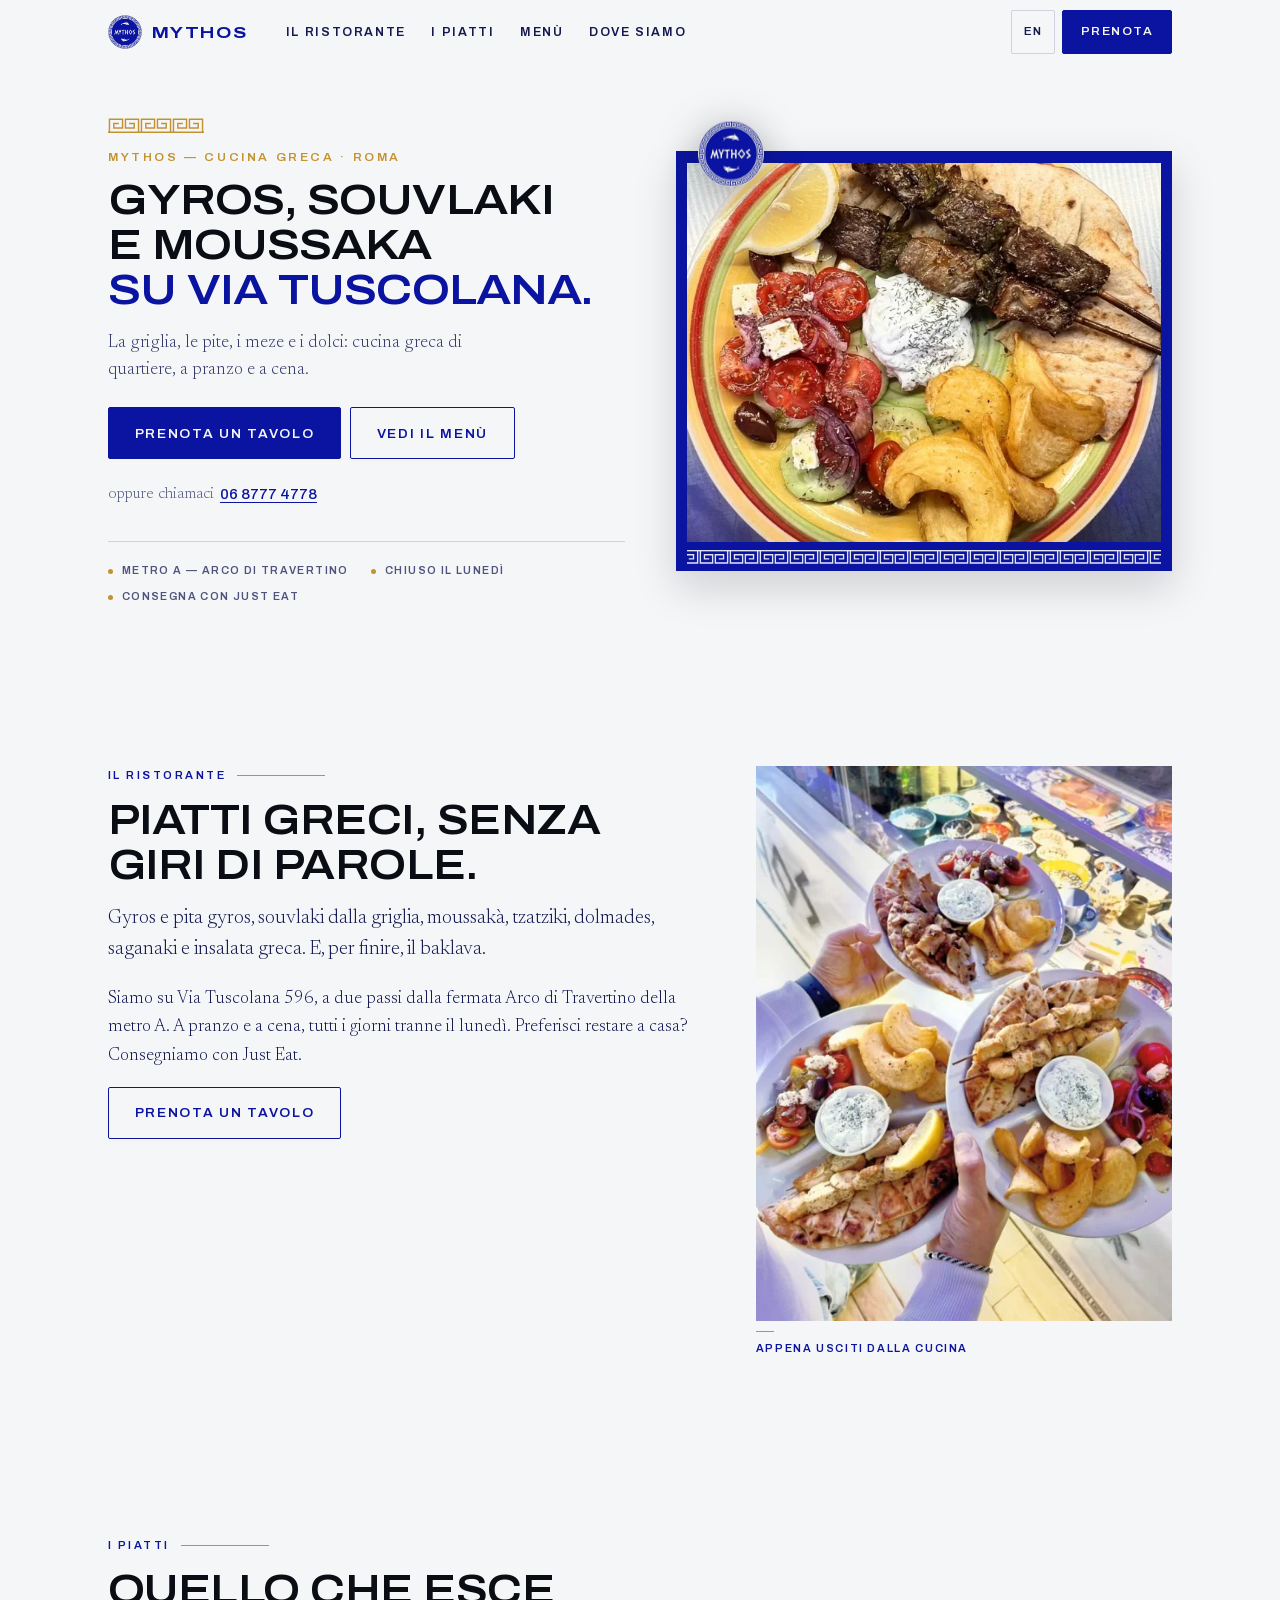
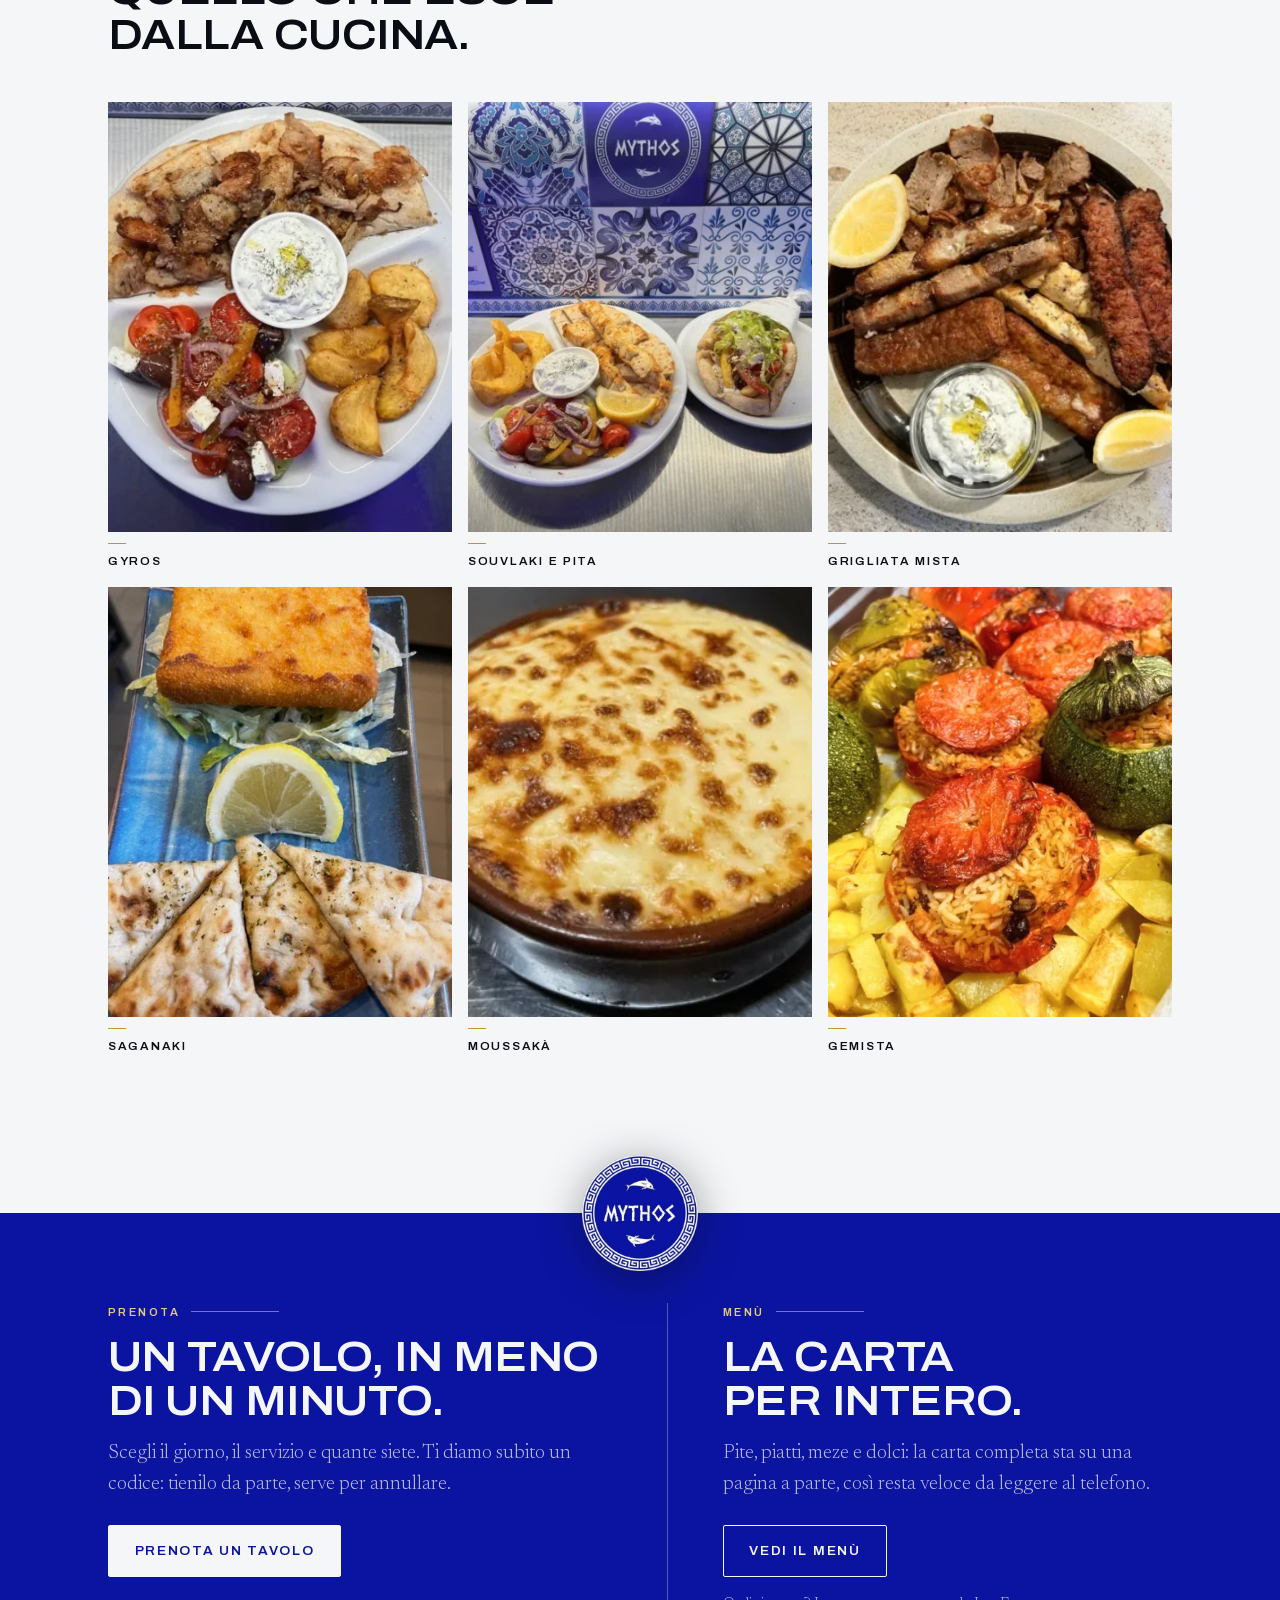
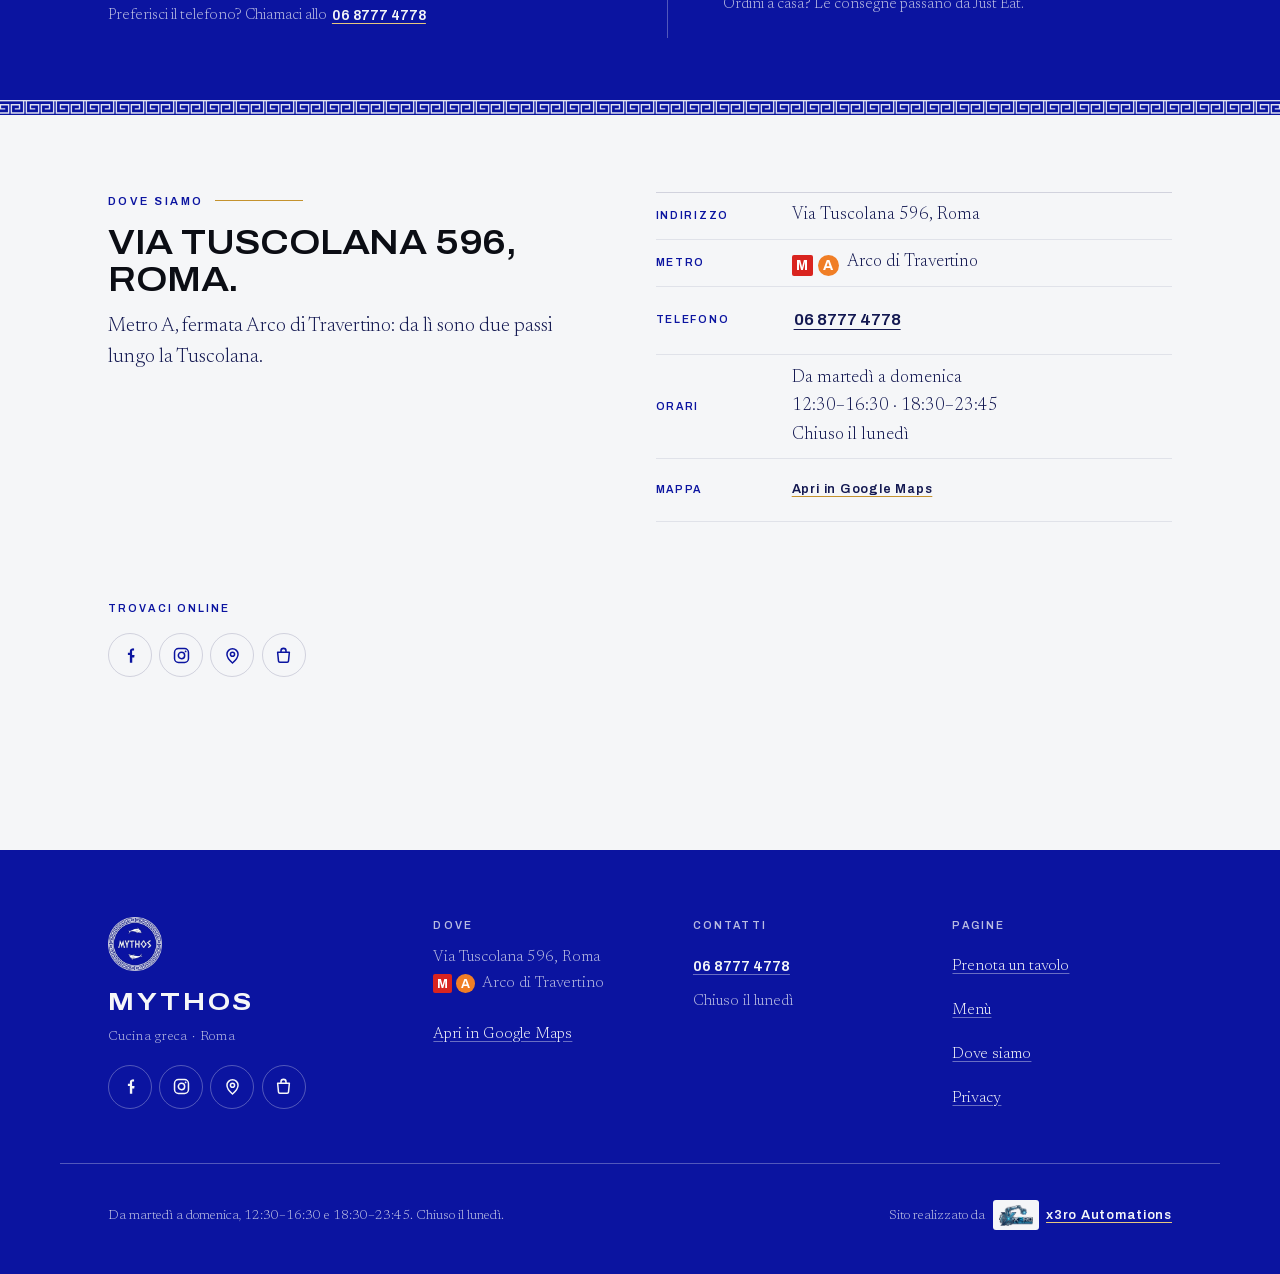
<file: docs/index.html>
<!doctype html>
<html lang="it">
<head>
<meta charset="utf-8">
<meta name="viewport" content="width=device-width, initial-scale=1">

<link rel="canonical" href="https://tavernamythos.com/">

<title>Mythos Cucina Greca — ristorante greco su Via Tuscolana, Roma</title>
<meta name="description" content="Cucina greca su Via Tuscolana 596, a Roma: gyros, souvlaki, moussaka, tzatziki e baklava. A due passi dalla metro A, Arco di Travertino. Prenota un tavolo online.">

<meta property="og:type" content="restaurant">
<meta property="og:locale" content="it_IT">
<meta property="og:site_name" content="Mythos Cucina Greca">
<meta property="og:title" content="Mythos Cucina Greca — Via Tuscolana 596, Roma">
<meta property="og:description" content="Gyros, souvlaki e moussaka su Via Tuscolana, a due passi dalla metro Arco di Travertino. Prenota un tavolo.">
<meta property="og:url" content="https://tavernamythos.com/">
<meta property="og:image" content="https://tavernamythos.com/assets/img/og.jpg">
<meta property="og:image:width" content="1200">
<meta property="og:image:height" content="630">
<meta name="twitter:card" content="summary_large_image">
<meta name="theme-color" content="#0B14A0">

<link rel="icon" href="assets/img/favicon.png" type="image/png">
<link rel="apple-touch-icon" href="assets/img/logo-disc-sm.png">

<link rel="stylesheet" href="assets/css/fonts.css">
<link rel="stylesheet" href="assets/css/core.css">

<!-- Reveal styles hang off .js, so a page without JavaScript (or with a failed
     core.js) shows all of its content instead of a wall of opacity:0. -->
<script>document.documentElement.className+=' js';</script>

<script defer src="assets/js/core.js"></script>
</head>

<body>
<a class="skip" href="#main" data-en="Skip to content">Vai al contenuto</a>

<!-- ─────────────────────────────────────────────────────────────── nav ── -->
<header class="nav">
  <div class="nav__in">
    <a class="brand" href="#top" aria-label="Mythos Cucina Greca">
      <img class="brand__disc" src="assets/img/logo-disc-sm.png" width="96" height="96" alt="">
      <span class="brand__name">Mythos</span>
    </a>

    <nav id="nav-drawer" class="drawer" aria-label="Menu principale">
      <ul class="drawer__list">
        <li><a href="#ristorante" data-en="The restaurant">Il ristorante</a></li>
        <li><a href="#piatti" data-en="The food">I piatti</a></li>
        <li><a href="menu.html" data-en="Menu">Menù</a></li>
        <li><a href="#dove" data-en="Find us">Dove siamo</a></li>
        <li class="drawer__call"><a href="tel:+390687774778">06 8777 4778</a></li>
      </ul>
    </nav>

    <div class="nav__act">
      <button type="button" class="langbtn" data-lang-toggle aria-label="Switch to English">EN</button>
      <a class="btn btn-sm" href="prenota.html" data-en="Book">Prenota</a>
      <button type="button" class="burger" data-menu-toggle aria-expanded="false" aria-controls="nav-drawer" aria-label="Apri il menu">
        <span></span><span></span><span></span>
      </button>
    </div>
  </div>
</header>

<main id="main">
<span id="top"></span>

<!-- ────────────────────────────────────────────────── hero — la vetrina ── -->
<!-- Plaster ground, the name and the two doors on the left, one plate shot
     straight down on the right. The only photographs that exist of this place
     are its customers' own, and the honest ones are plates rather than rooms,
     so the Greek is carried by ornament: a gold meander tab over the kicker,
     the roundel straddling the frame, and the meander closing the bottom edge
     of the ultramarine frame — its one documented job. The three publishable
     facts sit inside this section instead of in a band of their own, which is
     one whole block less to scroll past on a phone. -->
<section class="hero">
  <div class="hero__in">
    <div class="hero__copy">
      <p class="hero__tab" aria-hidden="true"></p>

      <p class="hero__kicker" data-en="Mythos — Greek kitchen · Rome">Mythos — Cucina Greca · Roma</p>

      <h1 class="hero__h" data-en="Gyros, souvlaki and moussaka <span>on Via Tuscolana.</span>">Gyros, souvlaki e moussaka <span>su Via Tuscolana.</span></h1>

      <p class="hero__p" data-en="The grill, the pites, the meze and the sweets: a neighbourhood Greek kitchen, open for lunch and for dinner.">La griglia, le pite, i meze e i dolci: cucina greca di quartiere, a pranzo e a cena.</p>

      <p class="hero__act">
        <a class="btn" href="prenota.html" data-en="Book a table">Prenota un tavolo</a>
        <a class="btn btn-ghost" href="menu.html" data-en="See the menu">Vedi il menù</a>
      </p>

      <p class="hero__or"><span data-en="or call us">oppure chiamaci</span> <a class="tel" href="tel:+390687774778">06&nbsp;8777&nbsp;4778</a></p>

      <ul class="hero__facts">
        <li data-en="Metro A — Arco di Travertino">Metro A — Arco di Travertino</li>
        <li data-en="Closed on Mondays">Chiuso il lunedì</li>
        <li data-en="Delivery with Just Eat">Consegna con Just Eat</li>
      </ul>
    </div>

    <figure class="hero__shot">
      <img class="hero__seal" src="assets/img/logo-disc.webp" width="320" height="320"
           alt="Il marchio Mythos: due delfini minoici e la scritta MYTHOS su un disco blu oltremare, bordato da una greca">
      <img class="hero__pic" src="assets/img/hero-souvlaki.webp"
           srcset="assets/img/hero-souvlaki-640.webp 640w, assets/img/hero-souvlaki.webp 1200w"
           sizes="(min-width: 860px) 50vw, 100vw" width="1200" height="1254"
           alt="Piatto di souvlaki di maiale da Mythos: spiedini con pita, insalata greca con feta e olive, tzatziki, patate e limone"
           fetchpriority="high" decoding="async">
    </figure>
  </div>
</section>

<!-- ──────────────────────────────────────────────────────── ristorante ── -->
<section class="sec" id="ristorante">
  <div class="wrap sec__grid">
    <div class="sec__lead" data-reveal>
      <p class="eyebrow" data-en="The restaurant">Il ristorante</p>
      <h2 class="h2" data-en="Greek plates, no fuss.">Piatti greci, senza giri di parole.</h2>
      <p class="lede" data-en="Gyros and pita gyros, souvlaki off the grill, moussaka, tzatziki, dolmades, saganaki and Greek salad — and baklava to finish.">Gyros e pita gyros, souvlaki dalla griglia, moussakà, tzatziki, dolmades, saganaki e insalata greca. E, per finire, il baklava.</p>
      <p data-en="We're at Via Tuscolana 596, a short walk from the Arco di Travertino stop on Metro A. Lunch and dinner, every day except Monday. Rather stay in? We deliver with Just Eat.">Siamo su Via Tuscolana 596, a due passi dalla fermata Arco di Travertino della metro A. A pranzo e a cena, tutti i giorni tranne il lunedì. Preferisci restare a casa? Consegniamo con Just Eat.</p>
      <p><a class="btn btn-ghost" href="prenota.html" data-en="Book a table">Prenota un tavolo</a></p>
    </div>

    <figure class="fig" data-reveal>
      <img src="assets/img/servizio.webp" srcset="assets/img/servizio-480.webp 480w, assets/img/servizio.webp 840w" sizes="(min-width: 860px) 420px, 92vw" width="840" height="1120" loading="lazy" decoding="async"
           alt="Tre piatti appena usciti dalla cucina di Mythos: gyros e souvlaki di pollo con pita, patate, insalata greca e tzatziki">
      <figcaption data-en="Straight from our kitchen">Appena usciti dalla cucina</figcaption>
    </figure>
  </div>
</section>

<!-- ─────────────────────────────────────────────────────────── piatti ── -->
<section class="sec sec--tight" id="piatti">
  <div class="wrap">
    <div class="sec__head" data-reveal>
      <p class="eyebrow" data-en="The food">I piatti</p>
      <h2 class="h2" data-en="What comes out of the kitchen.">Quello che esce dalla cucina.</h2>
    </div>

    <ul class="dishes" data-reveal data-stagger>
      <li class="dish">
        <div class="dish__box"><img src="assets/img/gyros-piatto.webp" srcset="assets/img/gyros-piatto-420.webp 420w, assets/img/gyros-piatto.webp 800w" sizes="(min-width: 1160px) 386px, (min-width: 720px) 33vw, 45vw" width="800" height="808" loading="lazy" decoding="async" alt="Piatto di gyros: carne su pita, insalata greca con feta e olive, patate e tzatziki"></div>
        <p class="dish__n">Gyros</p>
      </li>
      <li class="dish">
        <div class="dish__box"><img src="assets/img/souvlaki-pita.webp" srcset="assets/img/souvlaki-pita-420.webp 420w, assets/img/souvlaki-pita.webp 800w" sizes="(min-width: 1160px) 386px, (min-width: 720px) 33vw, 45vw" width="800" height="916" loading="lazy" decoding="async" alt="Piatto di souvlaki di pollo con pita, patate, insalata greca e tzatziki, accanto a una pita souvlaki di maiale"></div>
        <p class="dish__n" data-en="Souvlaki &amp; pita">Souvlaki e pita</p>
      </li>
      <li class="dish">
        <div class="dish__box"><img src="assets/img/grigliata.webp" srcset="assets/img/grigliata-420.webp 420w, assets/img/grigliata.webp 800w" sizes="(min-width: 1160px) 386px, (min-width: 720px) 33vw, 45vw" width="800" height="704" loading="lazy" decoding="async" alt="Grigliata mista: gyros, spiedini di maiale e pollo, bifteki, tzatziki e limone"></div>
        <p class="dish__n" data-en="Mixed grill">Grigliata mista</p>
      </li>
      <li class="dish">
        <div class="dish__box"><img src="assets/img/saganaki.webp" srcset="assets/img/saganaki-420.webp 420w, assets/img/saganaki.webp 800w" sizes="(min-width: 1160px) 386px, (min-width: 720px) 33vw, 45vw" width="800" height="1067" loading="lazy" decoding="async" alt="Saganaki: formaggio impanato e fritto con limone e triangoli di pita all'origano"></div>
        <p class="dish__n">Saganaki</p>
      </li>
      <li class="dish">
        <div class="dish__box"><img src="assets/img/moussaka.webp" srcset="assets/img/moussaka-420.webp 420w, assets/img/moussaka.webp 800w" sizes="(min-width: 1160px) 386px, (min-width: 720px) 33vw, 45vw" width="800" height="662" loading="lazy" decoding="async" alt="Moussakà gratinata nel suo coccio"></div>
        <p class="dish__n" data-en="Moussaka">Moussakà</p>
      </li>
      <li class="dish">
        <div class="dish__box"><img src="assets/img/gemista.webp" srcset="assets/img/gemista-420.webp 420w, assets/img/gemista.webp 800w" sizes="(min-width: 1160px) 386px, (min-width: 720px) 33vw, 45vw" width="800" height="1057" loading="lazy" decoding="async" alt="Gemista: pomodori, peperoni e zucchine ripieni di riso, al forno con le patate"></div>
        <p class="dish__n">Gemista</p>
      </li>
    </ul>
  </div>
</section>

<!-- ─────────────────────────────────── le due porte: prenota e menù ── -->
<section class="acts on-blue" id="azioni">
  <img class="acts__seal" src="assets/img/logo-disc.webp" width="320" height="320" alt="" aria-hidden="true">

  <div class="wrap acts__in">
    <div class="acts__card" data-reveal>
      <p class="eyebrow" data-en="Book">Prenota</p>
      <h2 class="h2" data-en="A table, in under a minute.">Un tavolo, in meno di un minuto.</h2>
      <p class="lede" data-en="Pick the day, the service and how many of you there are. You get a booking code straight away — keep it, it's how you cancel.">Scegli il giorno, il servizio e quante siete. Ti diamo subito un codice: tienilo da parte, serve per annullare.</p>
      <a class="btn" href="prenota.html" data-en="Book a table">Prenota un tavolo</a>
      <p class="fine"><span data-en="Rather use the phone? Call us on">Preferisci il telefono? Chiamaci allo</span> <a class="tel" href="tel:+390687774778">06&nbsp;8777&nbsp;4778</a></p>
    </div>

    <div class="acts__card" data-reveal>
      <p class="eyebrow" data-en="Menu">Menù</p>
      <h2 class="h2" data-en="The whole carte.">La carta per intero.</h2>
      <p class="lede" data-en="Pites, plates, meze and sweets: the full list lives on its own page, so it stays quick to read on a phone.">Pite, piatti, meze e dolci: la carta completa sta su una pagina a parte, così resta veloce da leggere al telefono.</p>
      <a class="btn btn-ghost" href="menu.html" data-en="See the menu">Vedi il menù</a>
      <p class="fine" data-en="Ordering in? Delivery goes through Just Eat.">Ordini a casa? Le consegne passano da Just Eat.</p>
    </div>
  </div>
</section>

<!-- ──────────────────────────────────────────────────────── dove siamo ── -->
<section class="sec sec--tight" id="dove">
  <div class="wrap">
    <div class="loc">
      <div class="loc__lead" data-reveal>
        <p class="eyebrow" data-en="Find us">Dove siamo</p>
        <h2 class="loc__h">Via Tuscolana 596, Roma.</h2>
        <p class="lede" data-en="Metro A, Arco di Travertino stop — then it's a short walk down Via Tuscolana.">Metro A, fermata Arco di Travertino: da lì sono due passi lungo la Tuscolana.</p>
      </div>

      <ul class="loc__list" data-reveal data-stagger>
        <li>
          <span class="loc__k" data-en="Address">Indirizzo</span>
          <span class="loc__v">Via Tuscolana 596, Roma</span>
        </li>
        <li>
          <span class="loc__k" data-en="Metro">Metro</span>
          <span class="loc__v"><span class="metro" aria-hidden="true"><span class="metro__m">M</span><span class="metro__a">A</span></span><span class="sr-only">Metro A, </span>Arco di Travertino</span>
        </li>
        <li>
          <span class="loc__k" data-en="Phone">Telefono</span>
          <span class="loc__v"><a class="tel" href="tel:+390687774778">06 8777 4778</a></span>
        </li>
        <li>
          <span class="loc__k" data-en="Hours">Orari</span>
          <span class="loc__v"><span data-en="Tuesday to Sunday">Da martedì a domenica</span><br>12:30–16:30 · 18:30–23:45<br><span data-en="Closed on Mondays">Chiuso il lunedì</span></span>
        </li>
        <li>
          <span class="loc__k" data-en="Map">Mappa</span>
          <span class="loc__v"><a href="https://www.google.com/maps/search/?api=1&amp;query=Mythos%20Cucina%20Greca%2C%20Via%20Tuscolana%20596%2C%20Roma" target="_blank" rel="noopener" data-en="Open in Google Maps">Apri in Google Maps</a></span>
        </li>
      </ul>

      <div class="loc__social" data-reveal>
        <p class="foot__k loc__k2" data-en="Find us online">Trovaci online</p>
        <ul class="social social--light">
        <li><a href="https://www.facebook.com/rosticceria.greca/" target="_blank" rel="noopener" aria-label="Mythos su Facebook">
          <svg viewBox="0 0 24 24" fill="currentColor" aria-hidden="true"><path d="M14 8.5V6.9c0-.7.2-1.1 1.2-1.1H16.5V3.1A17 17 0 0 0 14.6 3c-2 0-3.4 1.2-3.4 3.5v2H8.7v3h2.5V21h3v-6.5h2.5l.4-3H14Z"/></svg>
        </a></li>
        <li><a href="https://www.instagram.com/mythosfoodandrink/" target="_blank" rel="noopener" aria-label="Mythos su Instagram">
          <svg viewBox="0 0 24 24" fill="none" stroke="currentColor" stroke-width="1.9" aria-hidden="true"><rect x="3.2" y="3.2" width="17.6" height="17.6" rx="5"/><circle cx="12" cy="12" r="4"/><circle cx="17.2" cy="6.8" r="1.15" fill="currentColor" stroke="none"/></svg>
        </a></li>
        <li><a href="https://www.google.com/maps/place/?q=place_id:ChIJJd0U9yYzLxMRcFHSK2lnc4o" target="_blank" rel="noopener" aria-label="Mythos su Google Maps">
          <svg viewBox="0 0 24 24" fill="none" stroke="currentColor" stroke-width="1.9" aria-hidden="true"><path d="M12 21.5s7-5.9 7-11a7 7 0 1 0-14 0c0 5.1 7 11 7 11Z"/><circle cx="12" cy="10.4" r="2.6"/></svg>
        </a></li>
        <li><a href="https://mythos-tuscolanacucina-greca.it/" target="_blank" rel="noopener" aria-label="Ordina la consegna su Just Eat">
          <svg viewBox="0 0 24 24" fill="none" stroke="currentColor" stroke-width="1.9" stroke-linejoin="round" aria-hidden="true"><path d="M4.6 8h14.8l-1.1 11.1a1.6 1.6 0 0 1-1.6 1.4H7.3a1.6 1.6 0 0 1-1.6-1.4L4.6 8Z"/><path d="M8.8 8V6.2a3.2 3.2 0 0 1 6.4 0V8"/></svg>
        </a></li>
      </ul>
      </div>
    </div>
  </div>
</section>
</main>

<!-- ──────────────────────────────────────────────────────────── footer ── -->
<footer class="foot on-blue">
  <div class="wrap foot__in">
    <div class="foot__brand">
      <img class="foot__disc" src="assets/img/logo-disc.webp" width="320" height="320" alt="">
      <p class="foot__name">Mythos</p>
      <p class="foot__sub" data-en="Greek kitchen · Rome">Cucina greca · Roma</p>
      <ul class="social">
        <li><a href="https://www.facebook.com/rosticceria.greca/" target="_blank" rel="noopener" aria-label="Mythos su Facebook">
          <svg viewBox="0 0 24 24" fill="currentColor" aria-hidden="true"><path d="M14 8.5V6.9c0-.7.2-1.1 1.2-1.1H16.5V3.1A17 17 0 0 0 14.6 3c-2 0-3.4 1.2-3.4 3.5v2H8.7v3h2.5V21h3v-6.5h2.5l.4-3H14Z"/></svg>
        </a></li>
        <li><a href="https://www.instagram.com/mythosfoodandrink/" target="_blank" rel="noopener" aria-label="Mythos su Instagram">
          <svg viewBox="0 0 24 24" fill="none" stroke="currentColor" stroke-width="1.9" aria-hidden="true"><rect x="3.2" y="3.2" width="17.6" height="17.6" rx="5"/><circle cx="12" cy="12" r="4"/><circle cx="17.2" cy="6.8" r="1.15" fill="currentColor" stroke="none"/></svg>
        </a></li>
        <li><a href="https://www.google.com/maps/place/?q=place_id:ChIJJd0U9yYzLxMRcFHSK2lnc4o" target="_blank" rel="noopener" aria-label="Mythos su Google Maps">
          <svg viewBox="0 0 24 24" fill="none" stroke="currentColor" stroke-width="1.9" aria-hidden="true"><path d="M12 21.5s7-5.9 7-11a7 7 0 1 0-14 0c0 5.1 7 11 7 11Z"/><circle cx="12" cy="10.4" r="2.6"/></svg>
        </a></li>
        <li><a href="https://mythos-tuscolanacucina-greca.it/" target="_blank" rel="noopener" aria-label="Ordina la consegna su Just Eat">
          <svg viewBox="0 0 24 24" fill="none" stroke="currentColor" stroke-width="1.9" stroke-linejoin="round" aria-hidden="true"><path d="M4.6 8h14.8l-1.1 11.1a1.6 1.6 0 0 1-1.6 1.4H7.3a1.6 1.6 0 0 1-1.6-1.4L4.6 8Z"/><path d="M8.8 8V6.2a3.2 3.2 0 0 1 6.4 0V8"/></svg>
        </a></li>
      </ul>
    </div>

    <div class="foot__col">
      <p class="foot__k" data-en="Where">Dove</p>
      <p>Via Tuscolana 596, Roma<br>
        <span class="foot__metro"><span class="metro" aria-hidden="true"><span class="metro__m">M</span><span class="metro__a">A</span></span><span class="sr-only">Metro A, </span>Arco di Travertino</span></p>
      <p><a href="https://www.google.com/maps/place/?q=place_id:ChIJJd0U9yYzLxMRcFHSK2lnc4o" target="_blank" rel="noopener" data-en="Open in Google Maps">Apri in Google Maps</a></p>
    </div>

    <div class="foot__col">
      <p class="foot__k" data-en="Contact">Contatti</p>
      <p><a class="tel" href="tel:+390687774778">06 8777 4778</a><br>
        <span data-en="Closed on Mondays">Chiuso il lunedì</span></p>
    </div>

    <div class="foot__col">
      <p class="foot__k" data-en="Pages">Pagine</p>
      <ul class="foot__list">
        <li><a href="prenota.html" data-en="Book a table">Prenota un tavolo</a></li>
        <li><a href="menu.html" data-en="Menu">Menù</a></li>
        <li><a href="#dove" data-en="Find us">Dove siamo</a></li>
        <li><a href="privacy.html">Privacy</a></li>
      </ul>
    </div>
  </div>

  <div class="wrap foot__end">
    <p class="foot__note" data-en="Tuesday to Sunday, 12:30–16:30 and 18:30–23:45. Closed on Mondays.">Da martedì a domenica, 12:30–16:30 e 18:30–23:45. Chiuso il lunedì.</p>
    <p class="foot__by">
      <span data-en="Site by">Sito realizzato da</span>
      <a class="byx3ro" href="https://x3roautomations.it" target="_blank" rel="noopener">
        <img src="assets/img/x3ro-logo.webp" width="300" height="188" alt="" loading="lazy" decoding="async">
        <span>x3ro&nbsp;Automations</span>
      </a>
    </p>
  </div>
</footer>

</body>
</html>
</file>
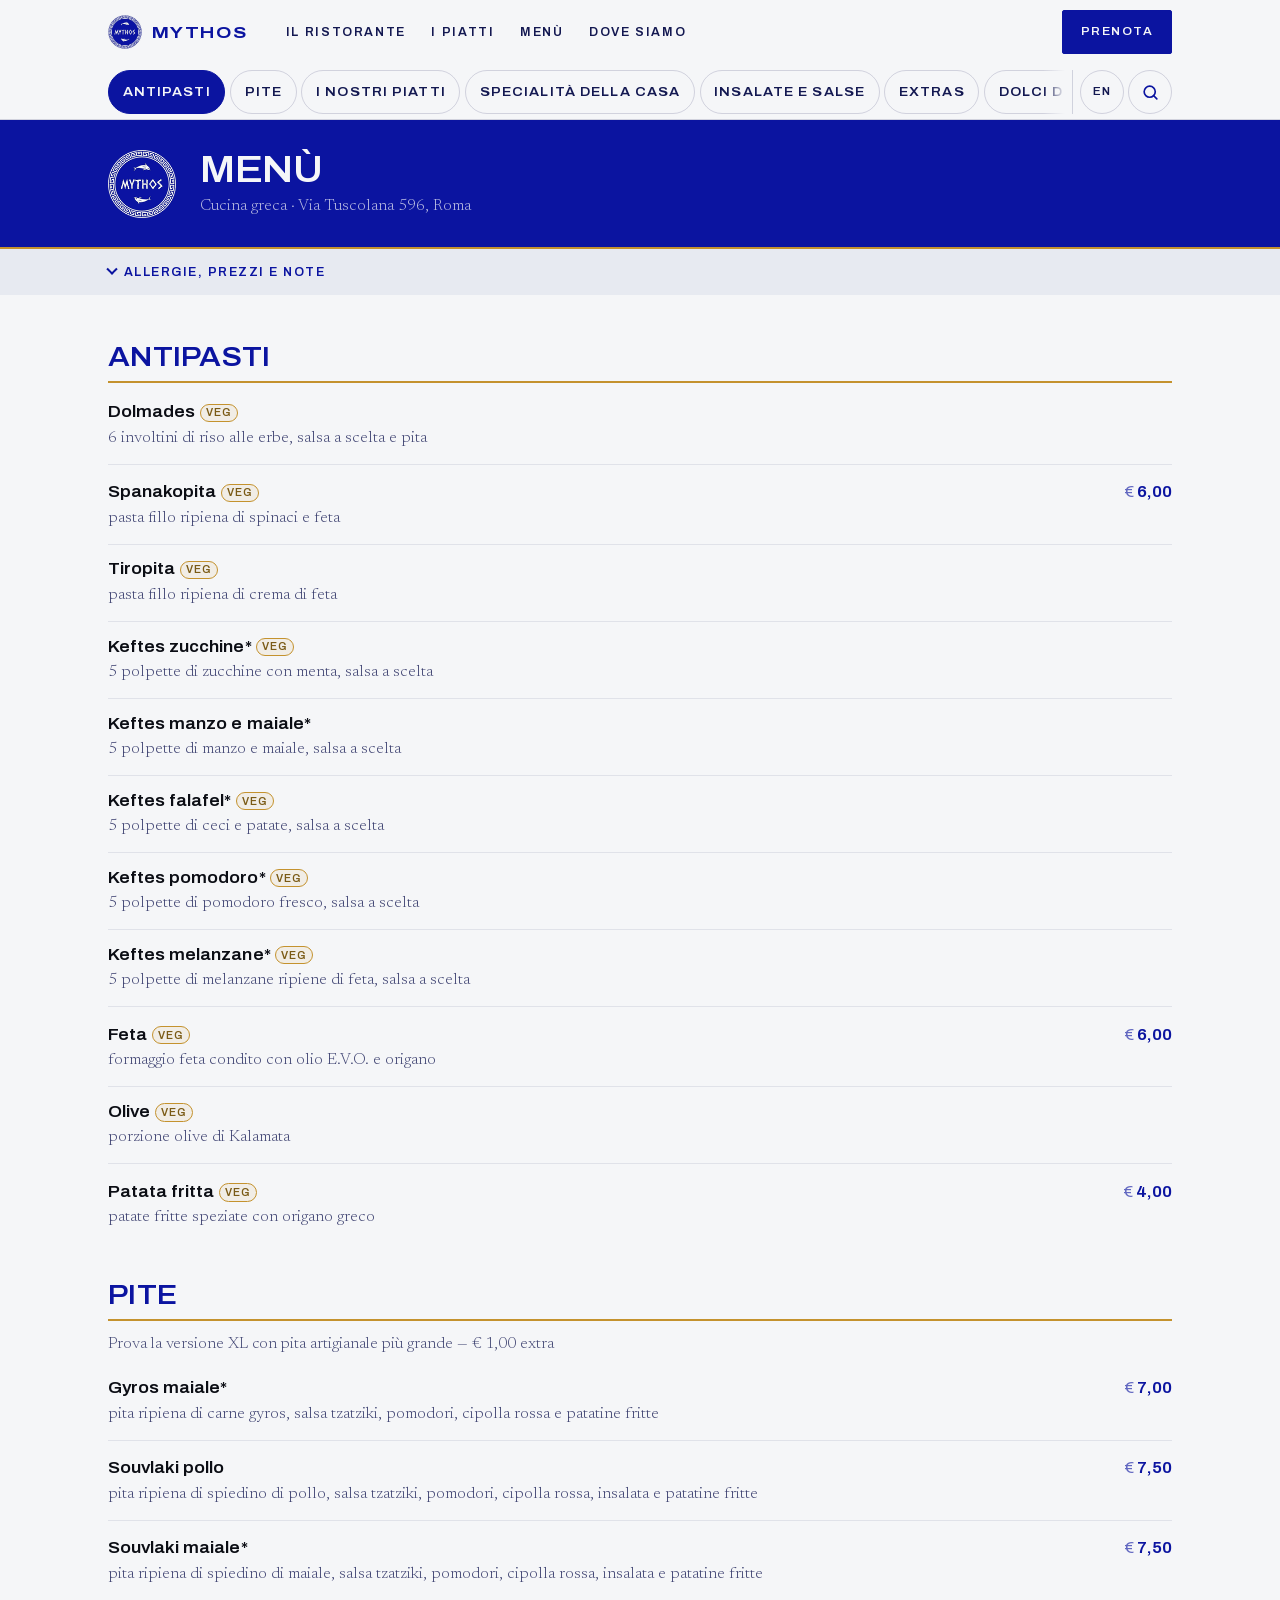
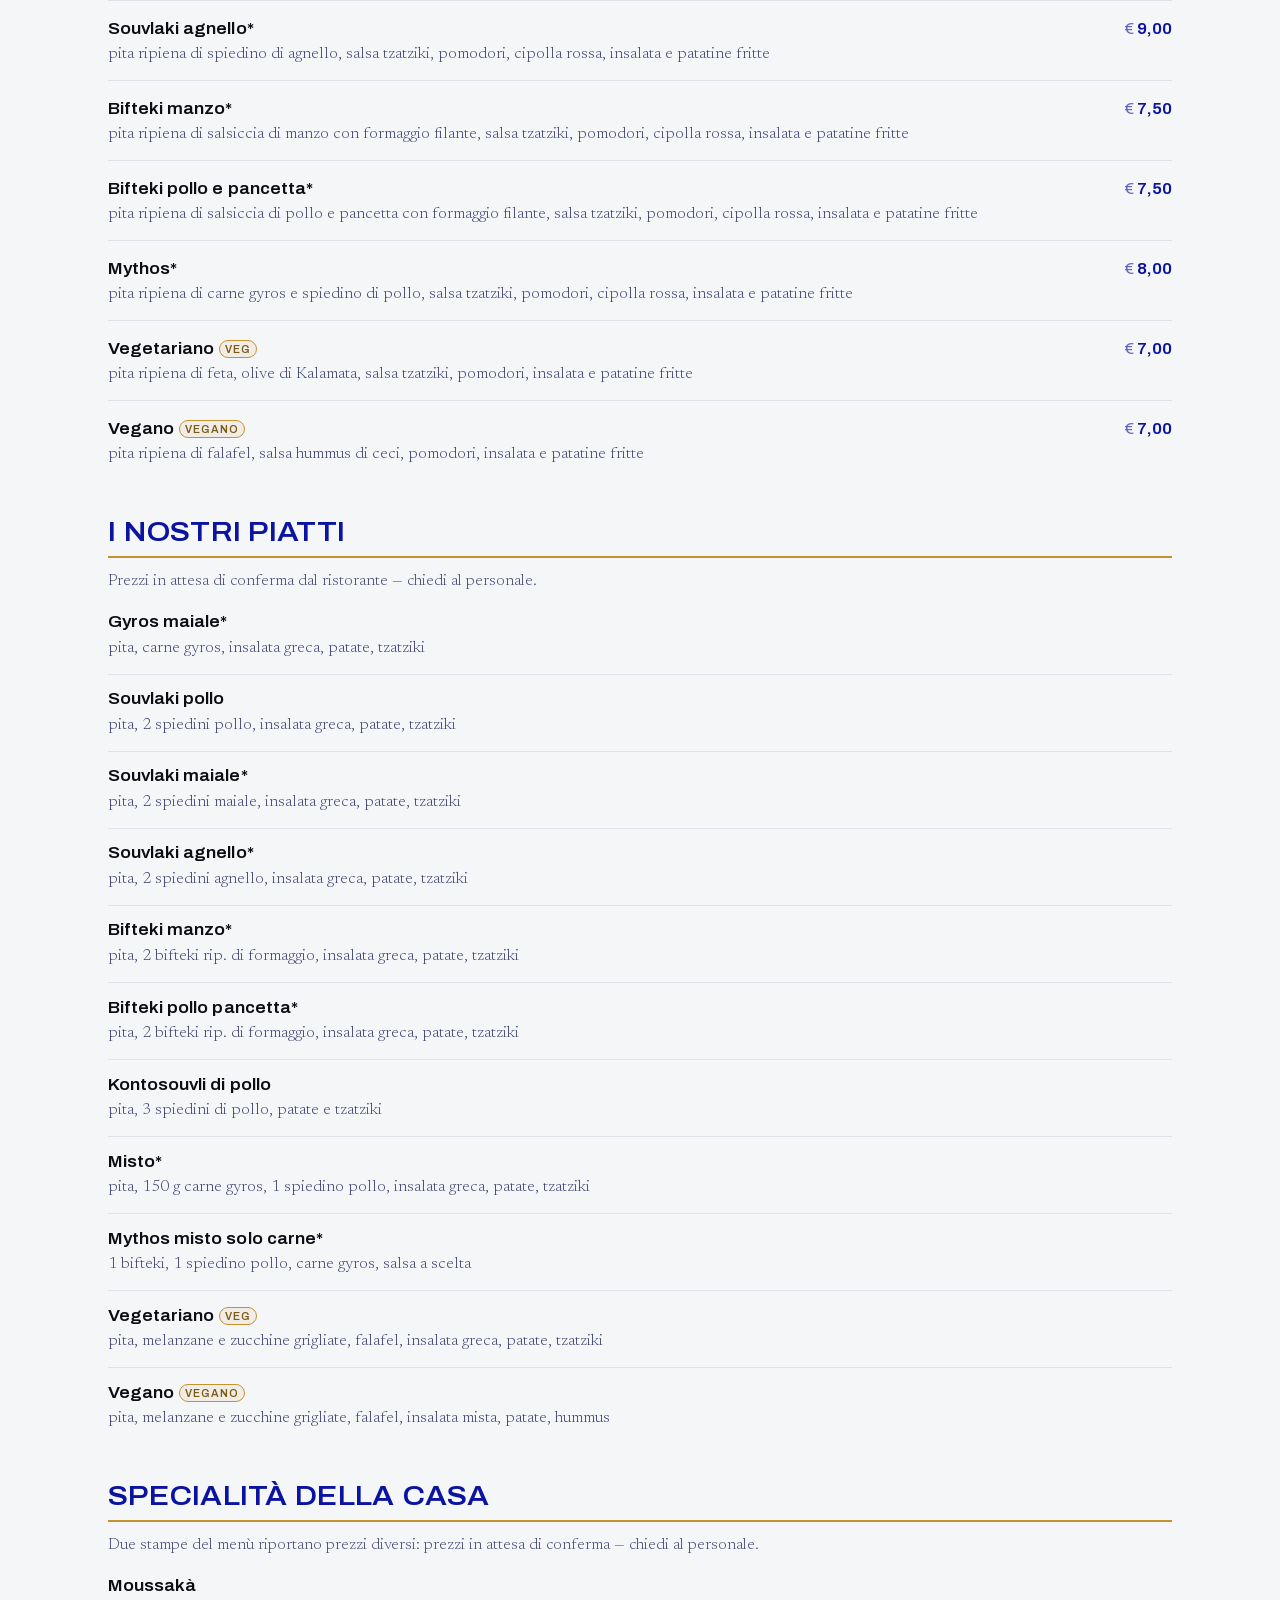
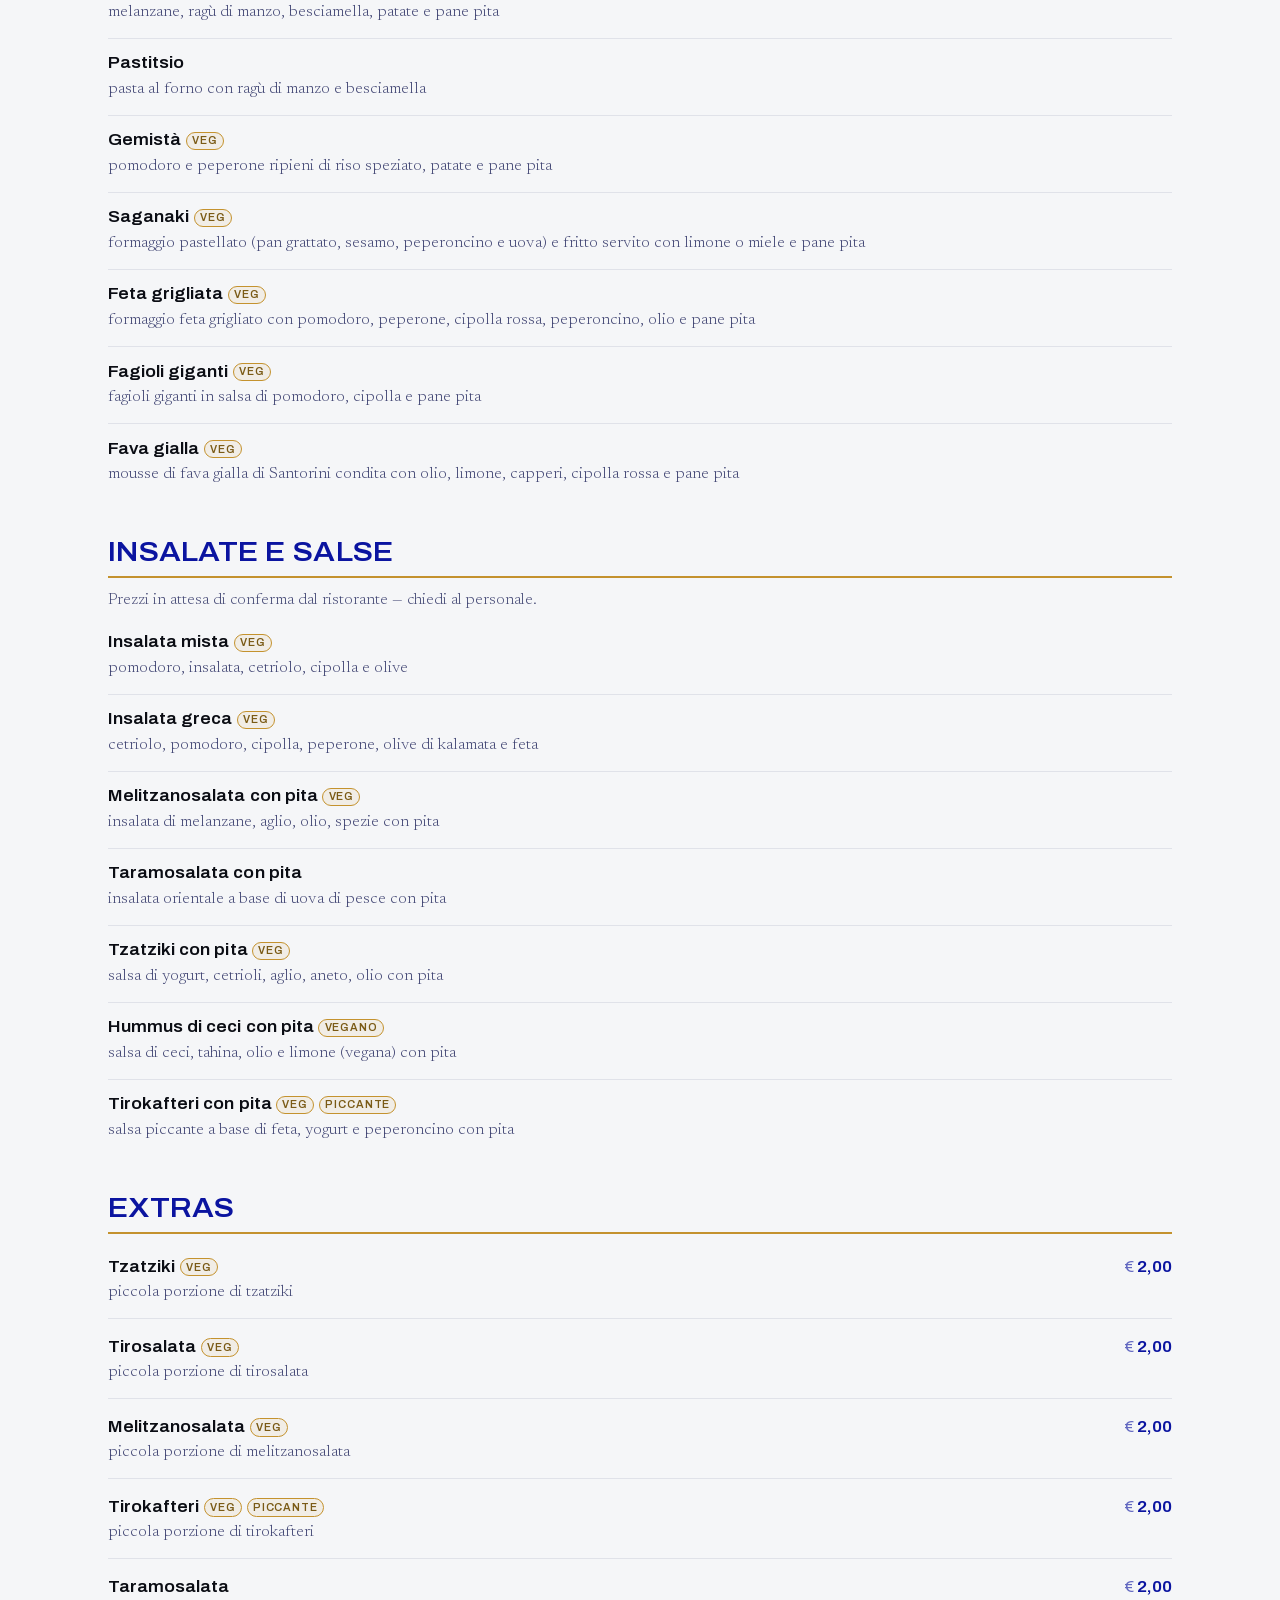
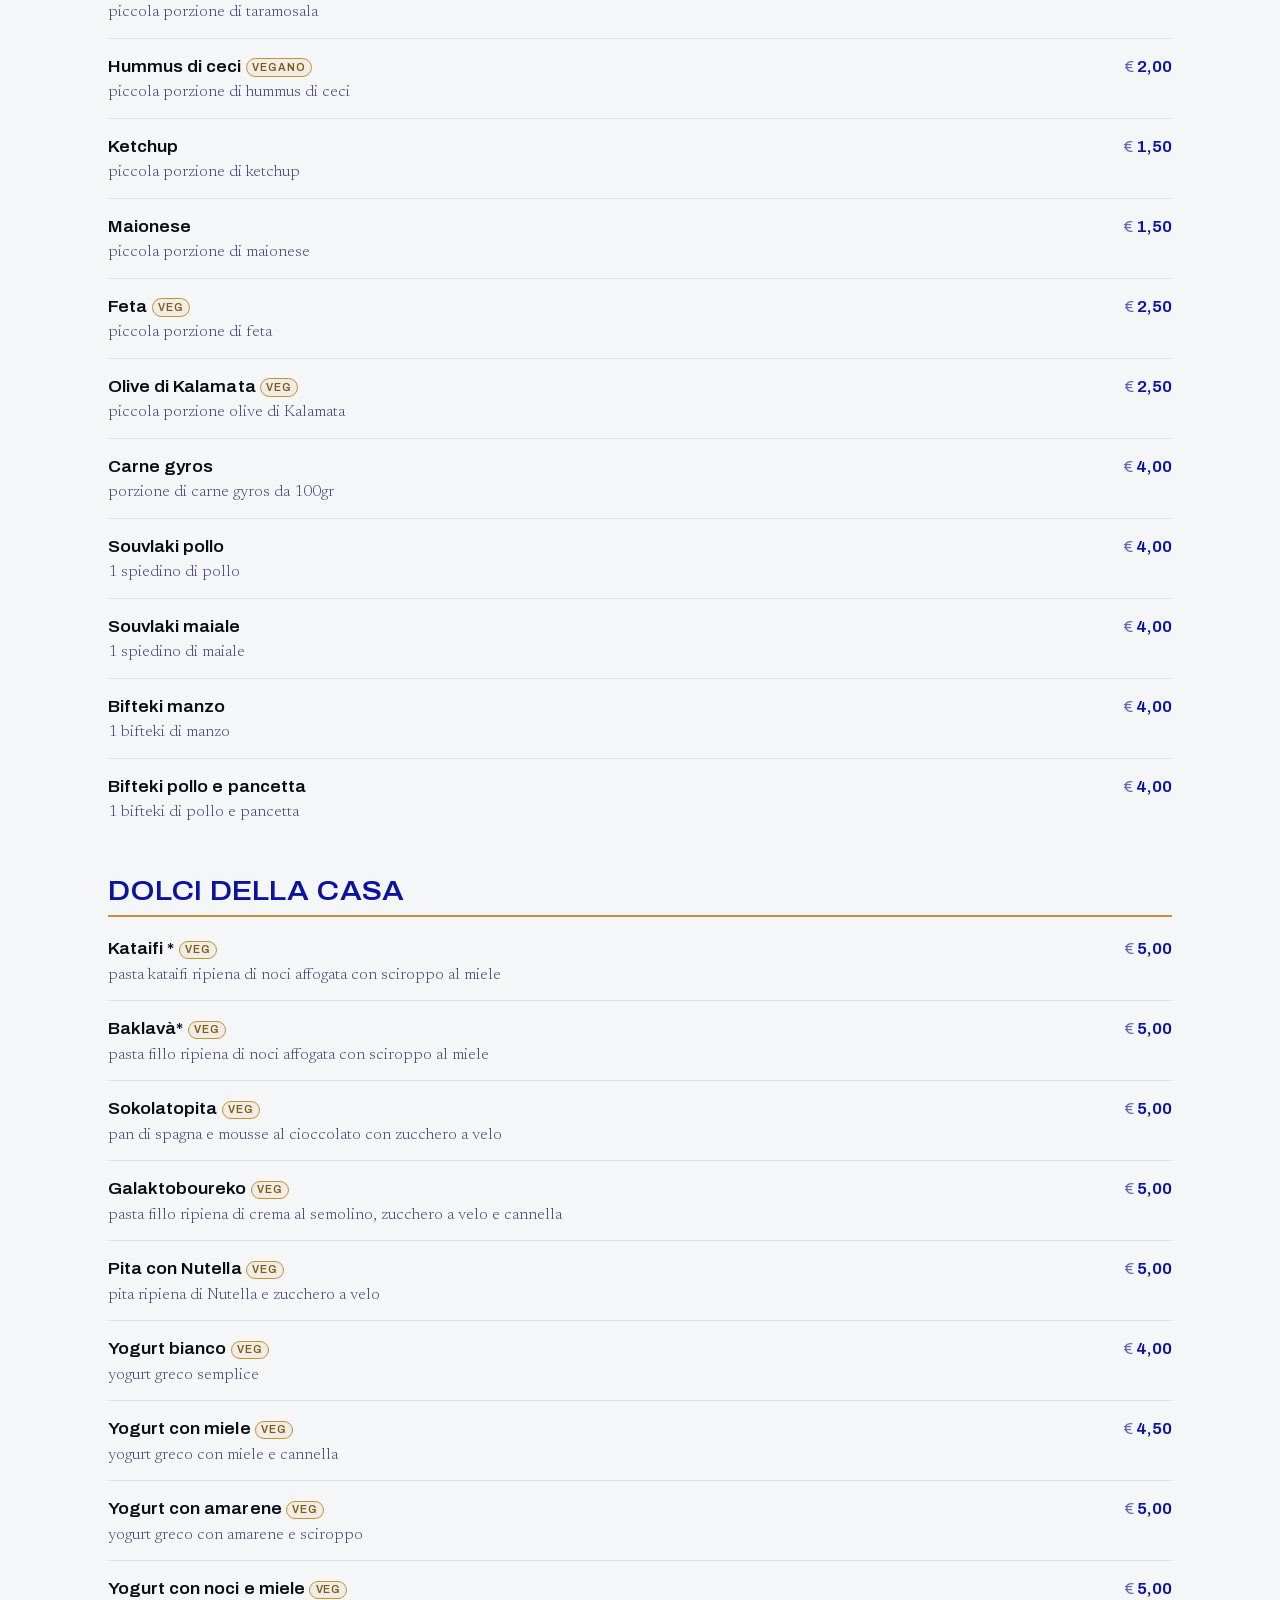
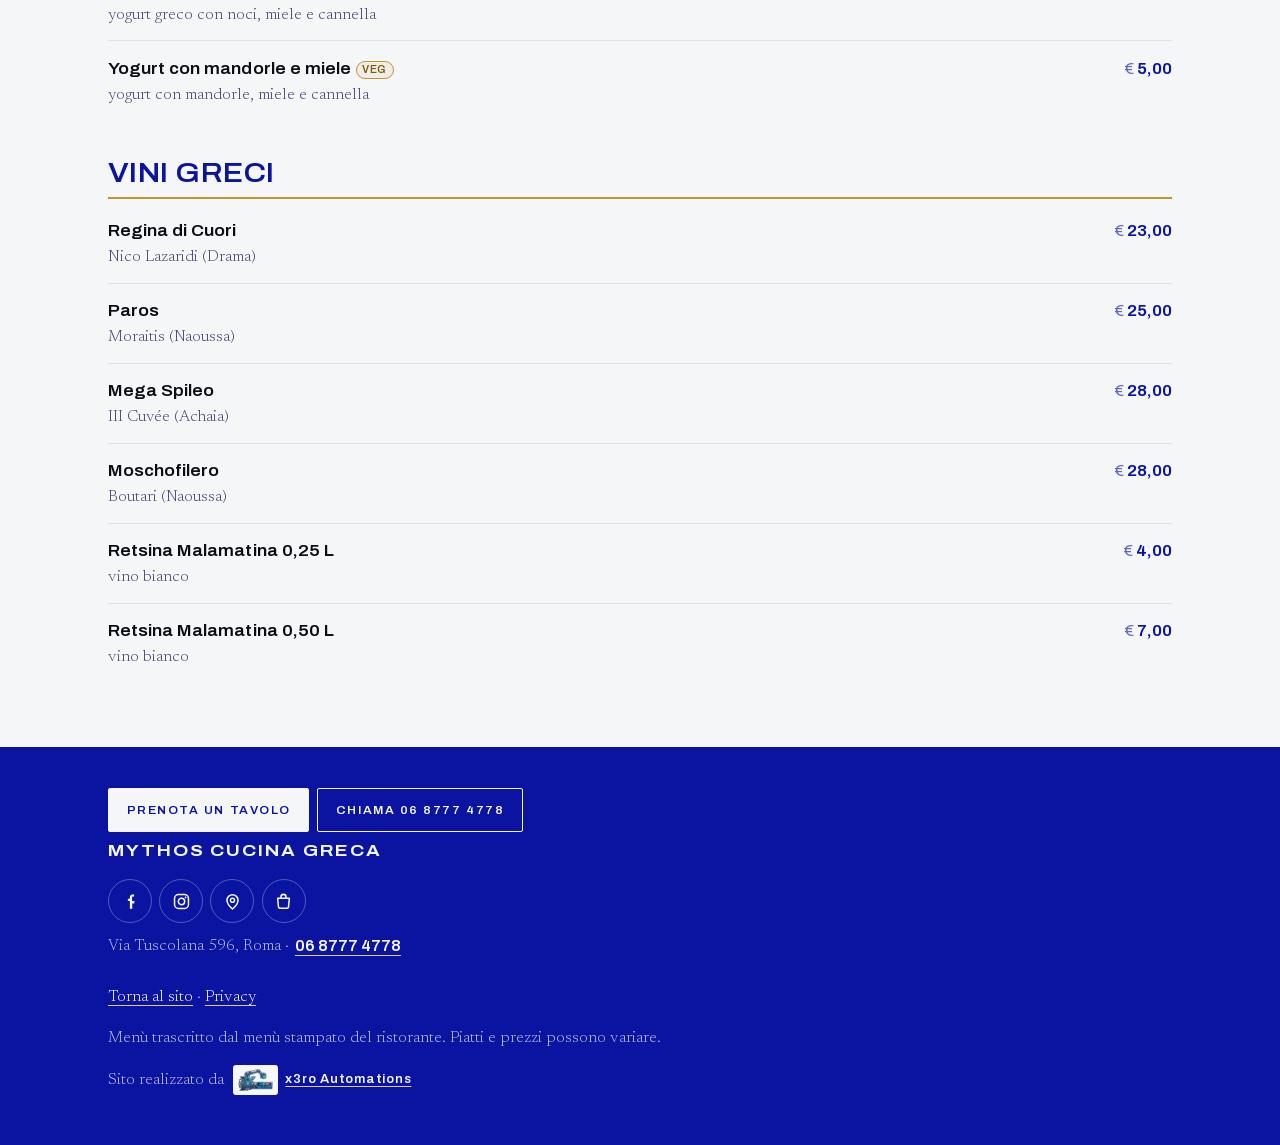
<file: docs/menu.html>
<!doctype html>
<html lang="it">
<head>
<meta charset="utf-8">
<meta name="viewport" content="width=device-width, initial-scale=1">

<!-- Table menu, reached from a QR code. Never wanted in a search index. -->
<meta name="robots" content="noindex,nofollow">
<link rel="canonical" href="https://tavernamythos.com/menu.html">

<title>Menù — Mythos Cucina Greca, Via Tuscolana 596 Roma</title>
<meta name="description" content="Il menù di Mythos Cucina Greca, Via Tuscolana 596, Roma: pite, souvlaki, moussakà, meze e dolci greci.">
<meta name="theme-color" content="#0B14A0">

<!-- noindex keeps this out of search, but a menu link is something people
     paste into WhatsApp, and those previews are built from og:* regardless. -->
<meta property="og:type" content="restaurant">
<meta property="og:locale" content="it_IT">
<meta property="og:site_name" content="Mythos Cucina Greca">
<meta property="og:title" content="Menù — Mythos Cucina Greca, Roma">
<meta property="og:description" content="Pite, souvlaki, moussakà, meze e dolci greci. Via Tuscolana 596, Roma — metro A, Arco di Travertino.">
<meta property="og:url" content="https://tavernamythos.com/menu.html">
<meta property="og:image" content="https://tavernamythos.com/assets/img/og.jpg">
<meta property="og:image:width" content="1200">
<meta property="og:image:height" content="630">
<meta name="twitter:card" content="summary_large_image">

<link rel="icon" href="assets/img/favicon.png" type="image/png">
<link rel="apple-touch-icon" href="assets/img/logo-disc-sm.png">

<!-- Fonts load out of the critical path: the menu paints immediately in the
     system fallback and swaps when (if) Archivo/Newsreader arrive. -->
<link rel="stylesheet" href="assets/css/fonts.css">

<link rel="stylesheet" href="assets/css/core.css">

<style>
/* ------------------------------------------------------------------ menu --
   Page-specific only. Everything here leans on the tokens in core.css; the
   shared stylesheet is owned by another file and is not touched.
   Art direction: Minoan. Ultramarine as a structural field, plaster ground,
   gold only as a hairline. No meander strip, no taverna letterforms.
   -------------------------------------------------------------------- */

/* The category bar pins under the header, so it has to know how tall the
   header actually is. core.js writes --bar-h; menu.js writes --cat-h. Neither
   is ever hard-coded: on a 360px phone the header wraps and both grow. */
/* On the menu page the site header is NOT sticky. Two stacked bars cost 138px
   of a phone screen permanently, and somebody reading a menu at the table
   needs the dishes, not the navigation — so the header scrolls away and the
   category bar alone pins, at the top, on its own. The lang toggle moved into
   this bar because it is now the only chrome that stays. */
.is-menu .nav { position: static; }

.catbar {
  position: sticky;
  top: 0;
  z-index: 40;
  background: var(--plaster);
  border-bottom: 1px solid var(--rule);
  box-shadow: 0 6px 22px rgba(19, 24, 81, 0);
  transition: box-shadow .25s var(--ease);
}
.catbar.stuck { box-shadow: 0 6px 22px rgba(19, 24, 81, .09); }

/* The toggle and the search button are page controls, not menu sections, so a
   hairline separates them from the chip rail they sit beside — otherwise the
   EN button reads as one more category and clips the chip scrolling under it. */
.catbar__tools {
  flex: 0 0 auto;
  display: flex;
  align-items: center;
  gap: .25rem;
  padding-left: .45rem;
  margin-left: .1rem;
  border-left: 1px solid var(--rule);
}
.catbar__lang {
  min-width: 44px;
  min-height: 44px;
  padding: 0 .4rem;
  /* matches the round search button beside it rather than the pill chips */
  border-radius: 999px;
}

/* One language toggle per page. On the menu the header scrolls away, so the
   copy that stays — the one in the pinned bar — is the one that survives. */
.is-menu .nav .langbtn { display: none; }
.catbar__in {
  max-width: var(--wrap);
  margin: 0 auto;
  padding: .3rem var(--gut);
  display: flex;
  align-items: center;
  gap: .35rem;
}
.cats-wrap { position: relative; flex: 1 1 auto; min-width: 0; }
/* A hint that the chip row keeps going — without it the clipped chip at the
   right edge reads as a rendering fault rather than as more menu. */
.cats-wrap::after {
  content: "";
  position: absolute;
  right: 0; top: 0; bottom: 0;
  width: 22px;
  pointer-events: none;
  background: linear-gradient(to right, rgba(245, 246, 248, 0), var(--plaster));
}
.cats {
  display: flex;
  gap: .3rem;
  overflow-x: auto;
  overscroll-behavior-x: contain;
  scrollbar-width: none;
  -ms-overflow-style: none;
}
.cats::-webkit-scrollbar { display: none; }
.cats a {
  flex: 0 0 auto;
  min-height: 44px;
  display: inline-flex;
  align-items: center;
  padding: 0 .85rem;
  border: 1px solid var(--rule);
  border-radius: 999px;
  text-decoration: none;
  white-space: nowrap;
  font-family: var(--f-disp);
  font-weight: 600;
  font-stretch: 108%;
  font-size: .82rem;
  letter-spacing: .085em;
  text-transform: uppercase;
  color: var(--blue-deep);
  background: transparent;
  transition: background-color .18s var(--ease), color .18s var(--ease), border-color .18s var(--ease);
}
.cats a:hover { border-color: var(--blue); color: var(--blue); }
.cats a[aria-current="true"] {
  background: var(--blue);
  border-color: var(--blue);
  color: var(--plaster);
}

.findbtn {
  flex: 0 0 auto;
  width: 44px; height: 44px;
  display: inline-flex; align-items: center; justify-content: center;
  background: none;
  border: 1px solid var(--rule);
  border-radius: 999px;
  cursor: pointer;
  color: var(--blue);
}
.findbtn svg { width: 19px; height: 19px; display: block; }
.findbtn:hover { border-color: var(--blue); }
.findbtn[aria-expanded="true"] { background: var(--blue); border-color: var(--blue); color: var(--plaster); }

.findrow {
  max-width: var(--wrap);
  margin: 0 auto;
  /* top padding leaves room for the input's focus ring, which would otherwise
     draw over the chip row sitting immediately above it */
  padding: .4rem var(--gut) .5rem;
}
.findrow input {
  width: 100%;
  min-height: 48px;
  padding: .55rem .8rem;
  font-size: 1rem;          /* 16px — anything smaller makes iOS zoom the page */
  font-family: var(--f-body);
  background: #fff;
  border: 1px solid var(--rule);
  border-radius: 2px;
  color: var(--blue-deep);
}
.findrow input::placeholder { color: rgba(19, 24, 81, .5); }
.findcount { margin: .45rem 0 0; font-size: .92rem; color: rgba(19, 24, 81, .72); }

/* ------------------------------------------------------------ blue band -- */

.mtop { padding: clamp(1rem, 3.2vw, 1.9rem) 0 clamp(1rem, 3.2vw, 1.8rem); }
.mtop__in { display: flex; align-items: center; gap: clamp(.9rem, 3vw, 1.5rem); }
.mtop__disc { width: clamp(46px, 11vw, 68px); height: auto; flex: 0 0 auto; }
.mtop__h {
  font-family: var(--f-disp);
  font-weight: 600;
  font-stretch: 112%;
  font-size: clamp(1.5rem, 1.05rem + 2vw, 2.3rem);
  line-height: 1.04;
  letter-spacing: -.01em;
  text-transform: uppercase;
  color: var(--plaster);
  margin: 0;
}
.mtop__sub {
  margin: .3rem 0 0;
  font-size: 1rem;
  line-height: 1.5;
  color: var(--on-blue-dim);
}
.mtop__act { display: flex; flex-wrap: wrap; gap: .5rem; margin-top: 1.1rem; }
.mtop__act .btn { flex: 1 1 auto; justify-content: center; }

/* --------------------------------------------------------------- notices -- */

.mnotes {
  border-top: 2px solid var(--gold);
  background: var(--plaster-2);
}
.mnotes__d { padding: 0; }
.mnotes__d summary {
  list-style: none;
  display: flex;
  align-items: center;
  gap: .5rem;
  min-height: 46px;
  cursor: pointer;
  font-family: var(--f-disp);
  font-weight: 600;
  font-size: .78rem;
  letter-spacing: .12em;
  text-transform: uppercase;
  color: var(--blue);
}
.mnotes__d summary::-webkit-details-marker { display: none; }
/* a chevron that turns, drawn in CSS so the row costs no extra request */
.mnotes__d summary::before {
  content: '';
  flex: 0 0 auto;
  width: 8px; height: 8px;
  border-right: 2px solid currentColor;
  border-bottom: 2px solid currentColor;
  transform: rotate(45deg) translate(-2px, -2px);
  transition: transform .22s var(--ease);
}
.mnotes__d[open] summary::before { transform: rotate(-135deg) translate(-2px, -2px); }
.mnotes__body { padding-bottom: .95rem; }
.mnotes p { margin: 0 0 .4rem; font-size: 1rem; line-height: 1.5; color: var(--blue-deep); }
.mnotes p:last-child { margin-bottom: 0; }
.mnotes strong { font-weight: 600; }

/* ------------------------------------------------------------- sections -- */

.mbody { padding-block: clamp(1.6rem, 4vw, 2.6rem) clamp(2.5rem, 7vw, 4rem); }

.msec {
  /* Only the category bar pins now, so that is the only offset to clear — and
     it is measured at runtime by menu.js rather than hard-coded, because the
     chip row grows a second line on a narrow phone. */
  scroll-margin-top: calc(var(--cat-h, 52px) + 14px);
  padding-top: clamp(1.4rem, 3.4vw, 2.4rem);
}
.msec:first-child { padding-top: .4rem; }
.msec[hidden] { display: none; }

.msec__h {
  font-family: var(--f-disp);
  font-weight: 600;
  font-stretch: 112%;
  font-size: clamp(1.25rem, 1rem + 1.3vw, 1.7rem);
  line-height: 1.1;
  letter-spacing: .01em;
  text-transform: uppercase;
  color: var(--blue);
  margin: 0 0 .2rem;
  padding-bottom: .5rem;
  border-bottom: 2px solid var(--gold);
}
.msec__note {
  margin: .7rem 0 0;
  font-size: .98rem;
  line-height: 1.5;
  color: rgba(19, 24, 81, .78);
}
.msec__empty { margin: .9rem 0 0; font-size: 1rem; color: rgba(19, 24, 81, .72); }

.items { margin: .3rem 0 0; }

.item {
  display: grid;
  grid-template-columns: minmax(0, 1fr) max-content;
  column-gap: 1rem;
  align-items: baseline;
  padding: .85rem 0;
  border-bottom: 1px solid var(--rule-soft);
}
.item:last-child { border-bottom: 0; }
.item[hidden] { display: none; }

.item__t { min-width: 0; }

.item__n {
  margin: 0;
  font-family: var(--f-disp);
  font-weight: 600;
  font-stretch: 104%;
  font-size: 1.08rem;      /* ~17px — a dim room, read one-handed */
  line-height: 1.3;
  letter-spacing: .002em;
  color: var(--ink);
}
.item__d {
  margin: .2rem 0 0;
  font-size: 1rem;         /* 16px floor */
  line-height: 1.45;
  color: rgba(19, 24, 81, .8);
}

.item__p {
  margin: 0;
  justify-self: end;
  min-width: 4.9ch;
  text-align: right;
  font-family: var(--f-disp);
  font-weight: 600;
  font-size: 1.08rem;
  font-variant-numeric: tabular-nums;
  font-feature-settings: "tnum" 1;
  color: var(--blue);
  white-space: nowrap;
}
.item__cur { font-weight: 400; opacity: .62; margin-right: .18em; }

.tag {
  display: inline-block;
  margin-left: .45em;
  padding: .12em .5em .16em;
  vertical-align: .1em;
  border: 1px solid var(--gold);
  border-radius: 999px;
  font-family: var(--f-disp);
  font-weight: 600;
  font-size: .64rem;
  letter-spacing: .09em;
  text-transform: uppercase;
  color: #7A5A15;
  background: rgba(196, 146, 46, .09);
}

/* ---------------------------------------------------------------- foot -- */

.mfoot { padding: clamp(1.8rem, 5vw, 2.6rem) 0; }
.mfoot__act { display: flex; flex-wrap: wrap; gap: .5rem; margin-bottom: 1.1rem; }
.mfoot p { margin: 0 0 .4rem; font-size: 1rem; line-height: 1.55; color: var(--on-blue-dim); }
.mfoot p:last-child { margin-bottom: 0; }
/* inline-flex + min-height so the footer links are real 44px targets, the same
   as every other link on the site */
.mfoot a:not(.btn) {
  display: inline-flex;
  align-items: center;
  min-height: 44px;
  color: var(--plaster);
  text-underline-offset: .22em;
  text-decoration-color: var(--gold-lift);
}
.mfoot__name {
  font-family: var(--f-disp);
  font-weight: 700;
  font-stretch: 118%;
  font-size: 1.1rem;
  letter-spacing: .12em;
  text-transform: uppercase;
  color: var(--plaster) !important;
  margin-bottom: .55rem !important;
}

/* --------------------------------------------------------------- print -- */

@page { margin: 14mm; }

@media print {
  .nav, .catbar, .findrow, .mtop__act, .mfoot__act, .skip, .noprint { display: none !important; }

  html, body { background: #fff; color: #000; }
  body { font-size: 10.5pt; line-height: 1.4; }

  .mtop { background: #fff !important; color: #000 !important; padding: 0 0 8mm; }
  .mtop__h, .mfoot__name { color: #000 !important; }
  .mtop__sub, .mfoot p { color: #333 !important; }
  .mnotes { background: #fff; border-top-color: #000; padding: 0 0 6mm; }
  .mnotes__d summary { display: none; }
  .mnotes__body { display: block !important; padding-bottom: 0; }
  .mfoot { background: #fff !important; color: #000 !important; padding: 6mm 0 0; border-top: 1px solid #000; }
  .mfoot a:not(.btn) { color: #000; }

  .wrap { padding-left: 0; padding-right: 0; max-width: none; }
  .mbody { padding: 0; }

  .msec { padding-top: 6mm; }
  .msec__h { color: #000; border-bottom-color: #000; font-size: 13pt; break-after: avoid; }
  .item { break-inside: avoid; padding: 1.6mm 0; border-bottom: .2pt solid #bbb; }
  .item__n { font-size: 10.5pt; color: #000; }
  .item__d { font-size: 9pt; color: #333; }
  .item__p { font-size: 10.5pt; color: #000; }
  .tag { border-color: #666; color: #444; background: none; }
}

/* -------------------------------------------------------------- motion -- */

@media (prefers-reduced-motion: reduce) {
  html { scroll-behavior: auto; }
  *, *::before, *::after {
    animation-duration: .01ms !important;
    transition-duration: .01ms !important;
    scroll-behavior: auto !important;
  }
}
</style>
</head>

<body class="is-menu">
<a class="skip" href="#menu" data-en="Skip to the menu">Vai al menù</a>

<!-- ─────────────────────────────────────────────────────────────── nav ── -->
<header class="nav">
  <div class="nav__in">
    <a class="brand" href="index.html" aria-label="Mythos Cucina Greca — torna alla home">
      <img class="brand__disc" src="assets/img/logo-disc-sm.png" width="96" height="96" alt="">
      <span class="brand__name">Mythos</span>
    </a>

    <nav id="nav-drawer" class="drawer" aria-label="Menu principale">
      <ul class="drawer__list">
        <li><a href="index.html#ristorante" data-en="The restaurant">Il ristorante</a></li>
        <li><a href="index.html#piatti" data-en="The food">I piatti</a></li>
        <li><a href="menu.html" aria-current="page" data-en="Menu">Menù</a></li>
        <li><a href="index.html#dove" data-en="Find us">Dove siamo</a></li>
        <li class="drawer__call"><a href="tel:+390687774778">06 8777 4778</a></li>
      </ul>
    </nav>

    <div class="nav__act">
      <button type="button" class="langbtn" data-lang-toggle aria-label="Switch to English">EN</button>
      <a class="btn btn-sm" href="prenota.html" data-en="Book">Prenota</a>
      <button type="button" class="burger" data-menu-toggle aria-expanded="false" aria-controls="nav-drawer" aria-label="Apri il menu">
        <span></span><span></span><span></span>
      </button>
    </div>
  </div>
</header>

<!-- ──────────────────────────────────────────────────── category bar ── -->
<div class="catbar" id="catbar">
  <div class="catbar__in">
    <nav aria-label="Sezioni del menù" class="cats-wrap">
      <ul class="cats" id="cats">
        <li><a href="#antipasti" data-en="Starters">Antipasti</a></li>
        <li><a href="#pite" data-en="Pita wraps">Pite</a></li>
        <li><a href="#piatti" data-en="Plates">I nostri piatti</a></li>
        <li><a href="#specialita" data-en="House specialities">Specialità della casa</a></li>
        <li><a href="#insalate" data-en="Salads &amp; dips">Insalate e salse</a></li>
        <li><a href="#extras" data-en="Extras">Extras</a></li>
        <li><a href="#dolci" data-en="Desserts">Dolci della casa</a></li>
        <li><a href="#vini" data-en="Greek wines">Vini greci</a></li>
      </ul>
    </nav>
    <div class="catbar__tools">
      <button type="button" class="catbar__lang langbtn" data-lang-toggle aria-label="Switch to English">EN</button>
      <button type="button" class="findbtn" id="findbtn" hidden aria-expanded="false" aria-controls="findrow" aria-label="Cerca un piatto">
        <svg viewBox="0 0 24 24" fill="none" stroke="currentColor" stroke-width="2.1" stroke-linecap="round" aria-hidden="true">
          <circle cx="11" cy="11" r="7"></circle><path d="M20 20l-4.2-4.2"></path>
        </svg>
      </button>
    </div>
  </div>
  <div class="findrow" id="findrow" hidden>
    <input type="search" id="find" autocomplete="off" autocapitalize="off" spellcheck="false"
           placeholder="Cerca un piatto…" data-en-placeholder="Search the menu…"
           aria-label="Cerca un piatto nel menù">
    <p class="findcount" id="findcount" role="status" aria-live="polite"></p>
  </div>
</div>

<!-- ──────────────────────────────────────────────────────── blue band ── -->
<section class="mtop on-blue">
  <div class="wrap mtop__in">
    <img class="mtop__disc" src="assets/img/logo-disc-sm.png" width="96" height="96" alt="">
    <div>
      <h1 class="mtop__h">Menù</h1>
      <p class="mtop__sub"><span data-en="Greek kitchen">Cucina greca</span> · Via Tuscolana 596, Roma</p>
    </div>
  </div>
</section>

<!-- ────────────────────────────────────────────────────────── notices ── -->
<div class="mnotes">
  <div class="wrap">
    <details class="mnotes__d">
      <summary data-en="Allergies, prices and notes">Allergie, prezzi e note</summary>
      <div class="mnotes__body">
        <p data-en="&lt;strong&gt;Allergies:&lt;/strong&gt; the printed menu carries no allergen information, so neither does this page. Please tell a member of staff about any allergy or intolerance before you order."><strong>Allergie:</strong> il menù stampato non riporta informazioni sugli allergeni e questa pagina non ne aggiunge. Segnala sempre al personale qualsiasi allergia o intolleranza prima di ordinare.</p>
        <p data-en="Some prices are still awaiting confirmation from the restaurant and are shown without a figure. Ask a member of staff.">Alcuni prezzi sono in attesa di conferma dal ristorante e sono mostrati senza cifra. Chiedi al personale.</p>
        <p data-en="* frozen product">* prodotto surgelato</p>
      </div>
    </details>
  </div>
</div>

<!-- ───────────────────────────────────────────────────────────── menu ── -->
<main class="mbody" id="menu">
  <div class="wrap">

  <section class="msec" id="antipasti" aria-labelledby="h-antipasti">
    <h2 class="msec__h" id="h-antipasti" data-en="Starters">Antipasti</h2>
    <ul class="items">
      <li class="item" data-q="dolmades 6 involtini di riso alle erbe, salsa a scelta e pita">
        <div class="item__t"><h3 class="item__n">Dolmades<span class="tag tag--veg" data-en="veg">veg</span></h3><p class="item__d" data-en="6 herbed rice rolls, sauce of your choice and pita">6 involtini di riso alle erbe, salsa a scelta e pita</p></div>
      </li>
      <li class="item" data-q="spanakopita pasta fillo ripiena di spinaci e feta">
        <div class="item__t"><h3 class="item__n">Spanakopita<span class="tag tag--veg" data-en="veg">veg</span></h3><p class="item__d" data-en="filo pastry filled with spinach and feta">pasta fillo ripiena di spinaci e feta</p></div><p class="item__p"><span class="item__cur">€</span>6,00</p>
      </li>
      <li class="item" data-q="tiropita pasta fillo ripiena di crema di feta">
        <div class="item__t"><h3 class="item__n">Tiropita<span class="tag tag--veg" data-en="veg">veg</span></h3><p class="item__d" data-en="filo pastry filled with feta cream">pasta fillo ripiena di crema di feta</p></div>
      </li>
      <li class="item" data-q="keftes zucchine* 5 polpette di zucchine con menta, salsa a scelta">
        <div class="item__t"><h3 class="item__n">Keftes zucchine*<span class="tag tag--veg" data-en="veg">veg</span></h3><p class="item__d" data-en="5 courgette and mint fritters, sauce of your choice">5 polpette di zucchine con menta, salsa a scelta</p></div>
      </li>
      <li class="item" data-q="keftes manzo e maiale* 5 polpette di manzo e maiale, salsa a scelta">
        <div class="item__t"><h3 class="item__n">Keftes manzo e maiale*</h3><p class="item__d" data-en="5 beef and pork meatballs, sauce of your choice">5 polpette di manzo e maiale, salsa a scelta</p></div>
      </li>
      <li class="item" data-q="keftes falafel* 5 polpette di ceci e patate, salsa a scelta">
        <div class="item__t"><h3 class="item__n">Keftes falafel*<span class="tag tag--veg" data-en="veg">veg</span></h3><p class="item__d" data-en="5 chickpea and potato fritters, sauce of your choice">5 polpette di ceci e patate, salsa a scelta</p></div>
      </li>
      <li class="item" data-q="keftes pomodoro* 5 polpette di pomodoro fresco, salsa a scelta">
        <div class="item__t"><h3 class="item__n">Keftes pomodoro*<span class="tag tag--veg" data-en="veg">veg</span></h3><p class="item__d" data-en="5 fresh tomato fritters, sauce of your choice">5 polpette di pomodoro fresco, salsa a scelta</p></div>
      </li>
      <li class="item" data-q="keftes melanzane* 5 polpette di melanzane ripiene di feta, salsa a scelta">
        <div class="item__t"><h3 class="item__n">Keftes melanzane*<span class="tag tag--veg" data-en="veg">veg</span></h3><p class="item__d" data-en="5 aubergine fritters filled with feta, sauce of your choice">5 polpette di melanzane ripiene di feta, salsa a scelta</p></div>
      </li>
      <li class="item" data-q="feta formaggio feta condito con olio e.v.o. e origano">
        <div class="item__t"><h3 class="item__n">Feta<span class="tag tag--veg" data-en="veg">veg</span></h3><p class="item__d" data-en="feta cheese dressed with extra virgin olive oil and oregano">formaggio feta condito con olio E.V.O. e origano</p></div><p class="item__p"><span class="item__cur">€</span>6,00</p>
      </li>
      <li class="item" data-q="olive porzione olive di kalamata">
        <div class="item__t"><h3 class="item__n">Olive<span class="tag tag--veg" data-en="veg">veg</span></h3><p class="item__d" data-en="a portion of Kalamata olives">porzione olive di Kalamata</p></div>
      </li>
      <li class="item" data-q="patata fritta patate fritte speziate con origano greco">
        <div class="item__t"><h3 class="item__n">Patata fritta<span class="tag tag--veg" data-en="veg">veg</span></h3><p class="item__d" data-en="fried potatoes with Greek oregano">patate fritte speziate con origano greco</p></div><p class="item__p"><span class="item__cur">€</span>4,00</p>
      </li>
    </ul>
  </section>

  <section class="msec" id="pite" aria-labelledby="h-pite">
    <h2 class="msec__h" id="h-pite" data-en="Pita wraps">Pite</h2>
      <p class="msec__note" data-en="Try the XL version with a larger handmade pita — € 1.00 extra">Prova la versione XL con pita artigianale più grande — € 1,00 extra</p>
    <ul class="items">
      <li class="item" data-q="gyros maiale* pita ripiena di carne gyros, salsa tzatziki, pomodori, cipolla rossa e patatine fritte">
        <div class="item__t"><h3 class="item__n">Gyros maiale*</h3><p class="item__d" data-en="pita filled with gyros pork, tzatziki, tomato, red onion and fries">pita ripiena di carne gyros, salsa tzatziki, pomodori, cipolla rossa e patatine fritte</p></div><p class="item__p"><span class="item__cur">€</span>7,00</p>
      </li>
      <li class="item" data-q="souvlaki pollo pita ripiena di spiedino di pollo, salsa tzatziki, pomodori, cipolla rossa, insalata e patatine fritte">
        <div class="item__t"><h3 class="item__n">Souvlaki pollo</h3><p class="item__d" data-en="pita filled with a chicken skewer, tzatziki, tomato, red onion, salad and fries">pita ripiena di spiedino di pollo, salsa tzatziki, pomodori, cipolla rossa, insalata e patatine fritte</p></div><p class="item__p"><span class="item__cur">€</span>7,50</p>
      </li>
      <li class="item" data-q="souvlaki maiale* pita ripiena di spiedino di maiale, salsa tzatziki, pomodori, cipolla rossa, insalata e patatine fritte">
        <div class="item__t"><h3 class="item__n">Souvlaki maiale*</h3><p class="item__d" data-en="pita filled with a pork skewer, tzatziki, tomato, red onion, salad and fries">pita ripiena di spiedino di maiale, salsa tzatziki, pomodori, cipolla rossa, insalata e patatine fritte</p></div><p class="item__p"><span class="item__cur">€</span>7,50</p>
      </li>
      <li class="item" data-q="souvlaki agnello* pita ripiena di spiedino di agnello, salsa tzatziki, pomodori, cipolla rossa, insalata e patatine fritte">
        <div class="item__t"><h3 class="item__n">Souvlaki agnello*</h3><p class="item__d" data-en="pita filled with a lamb skewer, tzatziki, tomato, red onion, salad and fries">pita ripiena di spiedino di agnello, salsa tzatziki, pomodori, cipolla rossa, insalata e patatine fritte</p></div><p class="item__p"><span class="item__cur">€</span>9,00</p>
      </li>
      <li class="item" data-q="bifteki manzo* pita ripiena di salsiccia di manzo con formaggio filante, salsa tzatziki, pomodori, cipolla rossa, insalata e patatine fritte">
        <div class="item__t"><h3 class="item__n">Bifteki manzo*</h3><p class="item__d" data-en="pita filled with a beef patty and melting cheese, tzatziki, tomato, red onion, salad and fries">pita ripiena di salsiccia di manzo con formaggio filante, salsa tzatziki, pomodori, cipolla rossa, insalata e patatine fritte</p></div><p class="item__p"><span class="item__cur">€</span>7,50</p>
      </li>
      <li class="item" data-q="bifteki pollo e pancetta* pita ripiena di salsiccia di pollo e pancetta con formaggio filante, salsa tzatziki, pomodori, cipolla rossa, insalata e patatine fritte">
        <div class="item__t"><h3 class="item__n">Bifteki pollo e pancetta*</h3><p class="item__d" data-en="pita filled with a chicken and bacon patty with melting cheese, tzatziki, tomato, red onion, salad and fries">pita ripiena di salsiccia di pollo e pancetta con formaggio filante, salsa tzatziki, pomodori, cipolla rossa, insalata e patatine fritte</p></div><p class="item__p"><span class="item__cur">€</span>7,50</p>
      </li>
      <li class="item" data-q="mythos* pita ripiena di carne gyros e spiedino di pollo, salsa tzatziki, pomodori, cipolla rossa, insalata e patatine fritte">
        <div class="item__t"><h3 class="item__n">Mythos*</h3><p class="item__d" data-en="pita filled with gyros meat and a chicken skewer, tzatziki, tomato, red onion, salad and fries">pita ripiena di carne gyros e spiedino di pollo, salsa tzatziki, pomodori, cipolla rossa, insalata e patatine fritte</p></div><p class="item__p"><span class="item__cur">€</span>8,00</p>
      </li>
      <li class="item" data-q="vegetariano pita ripiena di feta, olive di kalamata, salsa tzatziki, pomodori, insalata e patatine fritte">
        <div class="item__t"><h3 class="item__n">Vegetariano<span class="tag tag--veg" data-en="veg">veg</span></h3><p class="item__d" data-en="pita filled with feta, Kalamata olives, tzatziki, tomato, salad and fries">pita ripiena di feta, olive di Kalamata, salsa tzatziki, pomodori, insalata e patatine fritte</p></div><p class="item__p"><span class="item__cur">€</span>7,00</p>
      </li>
      <li class="item" data-q="vegano pita ripiena di falafel, salsa hummus di ceci, pomodori, insalata e patatine fritte">
        <div class="item__t"><h3 class="item__n">Vegano<span class="tag tag--vegan" data-en="vegan">vegano</span></h3><p class="item__d" data-en="pita filled with falafel, chickpea hummus, tomato, salad and fries">pita ripiena di falafel, salsa hummus di ceci, pomodori, insalata e patatine fritte</p></div><p class="item__p"><span class="item__cur">€</span>7,00</p>
      </li>
    </ul>
  </section>

  <section class="msec" id="piatti" aria-labelledby="h-piatti">
    <h2 class="msec__h" id="h-piatti" data-en="Plates">I nostri piatti</h2>
      <p class="msec__note" data-en="Prices awaiting confirmation from the restaurant — please ask a member of staff.">Prezzi in attesa di conferma dal ristorante — chiedi al personale.</p>
    <ul class="items">
      <li class="item" data-q="gyros maiale* pita, carne gyros, insalata greca, patate, tzatziki">
        <div class="item__t"><h3 class="item__n">Gyros maiale*</h3><p class="item__d" data-en="pita, gyros pork, Greek salad, potatoes, tzatziki">pita, carne gyros, insalata greca, patate, tzatziki</p></div>
      </li>
      <li class="item" data-q="souvlaki pollo pita, 2 spiedini pollo, insalata greca, patate, tzatziki">
        <div class="item__t"><h3 class="item__n">Souvlaki pollo</h3><p class="item__d" data-en="pita, 2 chicken skewers, Greek salad, potatoes, tzatziki">pita, 2 spiedini pollo, insalata greca, patate, tzatziki</p></div>
      </li>
      <li class="item" data-q="souvlaki maiale* pita, 2 spiedini maiale, insalata greca, patate, tzatziki">
        <div class="item__t"><h3 class="item__n">Souvlaki maiale*</h3><p class="item__d" data-en="pita, 2 pork skewers, Greek salad, potatoes, tzatziki">pita, 2 spiedini maiale, insalata greca, patate, tzatziki</p></div>
      </li>
      <li class="item" data-q="souvlaki agnello* pita, 2 spiedini agnello, insalata greca, patate, tzatziki">
        <div class="item__t"><h3 class="item__n">Souvlaki agnello*</h3><p class="item__d" data-en="pita, 2 lamb skewers, Greek salad, potatoes, tzatziki">pita, 2 spiedini agnello, insalata greca, patate, tzatziki</p></div>
      </li>
      <li class="item" data-q="bifteki manzo* pita, 2 bifteki rip. di formaggio, insalata greca, patate, tzatziki">
        <div class="item__t"><h3 class="item__n">Bifteki manzo*</h3><p class="item__d" data-en="pita, 2 cheese-filled bifteki patties, Greek salad, potatoes, tzatziki">pita, 2 bifteki rip. di formaggio, insalata greca, patate, tzatziki</p></div>
      </li>
      <li class="item" data-q="bifteki pollo pancetta* pita, 2 bifteki rip. di formaggio, insalata greca, patate, tzatziki">
        <div class="item__t"><h3 class="item__n">Bifteki pollo pancetta*</h3><p class="item__d" data-en="pita, 2 cheese-filled bifteki patties, Greek salad, potatoes, tzatziki">pita, 2 bifteki rip. di formaggio, insalata greca, patate, tzatziki</p></div>
      </li>
      <li class="item" data-q="kontosouvli di pollo pita, 3 spiedini di pollo, patate e tzatziki">
        <div class="item__t"><h3 class="item__n">Kontosouvli di pollo</h3><p class="item__d" data-en="pita, 3 chicken skewers, potatoes and tzatziki">pita, 3 spiedini di pollo, patate e tzatziki</p></div>
      </li>
      <li class="item" data-q="misto* pita, 150 g carne gyros, 1 spiedino pollo, insalata greca, patate, tzatziki">
        <div class="item__t"><h3 class="item__n">Misto*</h3><p class="item__d" data-en="pita, 150 g gyros meat, 1 chicken skewer, Greek salad, potatoes, tzatziki">pita, 150 g carne gyros, 1 spiedino pollo, insalata greca, patate, tzatziki</p></div>
      </li>
      <li class="item" data-q="mythos misto solo carne* 1 bifteki, 1 spiedino pollo, carne gyros, salsa a scelta">
        <div class="item__t"><h3 class="item__n">Mythos misto solo carne*</h3><p class="item__d" data-en="1 bifteki patty, 1 chicken skewer, gyros meat, sauce of your choice">1 bifteki, 1 spiedino pollo, carne gyros, salsa a scelta</p></div>
      </li>
      <li class="item" data-q="vegetariano pita, melanzane e zucchine grigliate, falafel, insalata greca, patate, tzatziki">
        <div class="item__t"><h3 class="item__n">Vegetariano<span class="tag tag--veg" data-en="veg">veg</span></h3><p class="item__d" data-en="pita, grilled aubergine and courgette, falafel, Greek salad, potatoes, tzatziki">pita, melanzane e zucchine grigliate, falafel, insalata greca, patate, tzatziki</p></div>
      </li>
      <li class="item" data-q="vegano pita, melanzane e zucchine grigliate, falafel, insalata mista, patate, hummus">
        <div class="item__t"><h3 class="item__n">Vegano<span class="tag tag--vegan" data-en="vegan">vegano</span></h3><p class="item__d" data-en="pita, grilled aubergine and courgette, falafel, mixed salad, potatoes, hummus">pita, melanzane e zucchine grigliate, falafel, insalata mista, patate, hummus</p></div>
      </li>
    </ul>
  </section>

  <section class="msec" id="specialita" aria-labelledby="h-specialita">
    <h2 class="msec__h" id="h-specialita" data-en="House specialities">Specialità della casa</h2>
      <p class="msec__note" data-en="Two prints of the menu carry different prices: prices awaiting confirmation — please ask a member of staff.">Due stampe del menù riportano prezzi diversi: prezzi in attesa di conferma — chiedi al personale.</p>
    <ul class="items">
      <li class="item" data-q="moussakà melanzane, ragù di manzo, besciamella, patate e pane pita">
        <div class="item__t"><h3 class="item__n">Moussakà</h3><p class="item__d" data-en="aubergine, beef ragù, béchamel, potatoes and pita bread">melanzane, ragù di manzo, besciamella, patate e pane pita</p></div>
      </li>
      <li class="item" data-q="pastitsio pasta al forno con ragù di manzo e besciamella">
        <div class="item__t"><h3 class="item__n">Pastitsio</h3><p class="item__d" data-en="baked pasta with beef ragù and béchamel">pasta al forno con ragù di manzo e besciamella</p></div>
      </li>
      <li class="item" data-q="gemistà pomodoro e peperone ripieni di riso speziato, patate e pane pita">
        <div class="item__t"><h3 class="item__n">Gemistà<span class="tag tag--veg" data-en="veg">veg</span></h3><p class="item__d" data-en="tomato and pepper stuffed with spiced rice, potatoes and pita bread">pomodoro e peperone ripieni di riso speziato, patate e pane pita</p></div>
      </li>
      <li class="item" data-q="saganaki formaggio pastellato (pan grattato, sesamo, peperoncino e uova) e fritto servito con limone o miele e pane pita">
        <div class="item__t"><h3 class="item__n">Saganaki<span class="tag tag--veg" data-en="veg">veg</span></h3><p class="item__d" data-en="cheese in batter (breadcrumb, sesame, chilli and egg), fried and served with lemon or honey and pita bread">formaggio pastellato (pan grattato, sesamo, peperoncino e uova) e fritto servito con limone o miele e pane pita</p></div>
      </li>
      <li class="item" data-q="feta grigliata formaggio feta grigliato con pomodoro, peperone, cipolla rossa, peperoncino, olio e pane pita">
        <div class="item__t"><h3 class="item__n">Feta grigliata<span class="tag tag--veg" data-en="veg">veg</span></h3><p class="item__d" data-en="grilled feta with tomato, pepper, red onion, chilli, oil and pita bread">formaggio feta grigliato con pomodoro, peperone, cipolla rossa, peperoncino, olio e pane pita</p></div>
      </li>
      <li class="item" data-q="fagioli giganti fagioli giganti in salsa di pomodoro, cipolla e pane pita">
        <div class="item__t"><h3 class="item__n">Fagioli giganti<span class="tag tag--veg" data-en="veg">veg</span></h3><p class="item__d" data-en="giant beans in tomato sauce, onion and pita bread">fagioli giganti in salsa di pomodoro, cipolla e pane pita</p></div>
      </li>
      <li class="item" data-q="fava gialla mousse di fava gialla di santorini condita con olio, limone, capperi, cipolla rossa e pane pita">
        <div class="item__t"><h3 class="item__n">Fava gialla<span class="tag tag--veg" data-en="veg">veg</span></h3><p class="item__d" data-en="Santorini yellow split pea purée dressed with oil, lemon, capers, red onion and pita bread">mousse di fava gialla di Santorini condita con olio, limone, capperi, cipolla rossa e pane pita</p></div>
      </li>
    </ul>
  </section>

  <section class="msec" id="insalate" aria-labelledby="h-insalate">
    <h2 class="msec__h" id="h-insalate" data-en="Salads &amp; dips">Insalate e salse</h2>
      <p class="msec__note" data-en="Prices awaiting confirmation from the restaurant — please ask a member of staff.">Prezzi in attesa di conferma dal ristorante — chiedi al personale.</p>
    <ul class="items">
      <li class="item" data-q="insalata mista pomodoro, insalata, cetriolo, cipolla e olive">
        <div class="item__t"><h3 class="item__n">Insalata mista<span class="tag tag--veg" data-en="veg">veg</span></h3><p class="item__d" data-en="tomato, lettuce, cucumber, onion and olives">pomodoro, insalata, cetriolo, cipolla e olive</p></div>
      </li>
      <li class="item" data-q="insalata greca cetriolo, pomodoro, cipolla, peperone, olive di kalamata e feta">
        <div class="item__t"><h3 class="item__n">Insalata greca<span class="tag tag--veg" data-en="veg">veg</span></h3><p class="item__d" data-en="cucumber, tomato, onion, pepper, Kalamata olives and feta">cetriolo, pomodoro, cipolla, peperone, olive di kalamata e feta</p></div>
      </li>
      <li class="item" data-q="melitzanosalata con pita insalata di melanzane, aglio, olio, spezie con pita">
        <div class="item__t"><h3 class="item__n">Melitzanosalata con pita<span class="tag tag--veg" data-en="veg">veg</span></h3><p class="item__d" data-en="aubergine dip with garlic, oil and spices, with pita">insalata di melanzane, aglio, olio, spezie con pita</p></div>
      </li>
      <li class="item" data-q="taramosalata con pita insalata orientale a base di uova di pesce con pita">
        <div class="item__t"><h3 class="item__n">Taramosalata con pita</h3><p class="item__d" data-en="fish roe dip, with pita">insalata orientale a base di uova di pesce con pita</p></div>
      </li>
      <li class="item" data-q="tzatziki con pita salsa di yogurt, cetrioli, aglio, aneto, olio con pita">
        <div class="item__t"><h3 class="item__n">Tzatziki con pita<span class="tag tag--veg" data-en="veg">veg</span></h3><p class="item__d" data-en="yoghurt, cucumber, garlic, dill and oil dip, with pita">salsa di yogurt, cetrioli, aglio, aneto, olio con pita</p></div>
      </li>
      <li class="item" data-q="hummus di ceci con pita salsa di ceci, tahina, olio e limone (vegana) con pita">
        <div class="item__t"><h3 class="item__n">Hummus di ceci con pita<span class="tag tag--vegan" data-en="vegan">vegano</span></h3><p class="item__d" data-en="chickpea, tahini, oil and lemon dip (vegan), with pita">salsa di ceci, tahina, olio e limone (vegana) con pita</p></div>
      </li>
      <li class="item" data-q="tirokafteri con pita salsa piccante a base di feta, yogurt e peperoncino con pita">
        <div class="item__t"><h3 class="item__n">Tirokafteri con pita<span class="tag tag--veg" data-en="veg">veg</span><span class="tag tag--piccante" data-en="spicy">piccante</span></h3><p class="item__d" data-en="spicy feta, yoghurt and chilli dip, with pita">salsa piccante a base di feta, yogurt e peperoncino con pita</p></div>
      </li>
    </ul>
  </section>

  <section class="msec" id="extras" aria-labelledby="h-extras">
    <h2 class="msec__h" id="h-extras" data-en="Extras">Extras</h2>
    <ul class="items">
      <li class="item" data-q="tzatziki piccola porzione di tzatziki">
        <div class="item__t"><h3 class="item__n">Tzatziki<span class="tag tag--veg" data-en="veg">veg</span></h3><p class="item__d" data-en="small portion of tzatziki">piccola porzione di tzatziki</p></div><p class="item__p"><span class="item__cur">€</span>2,00</p>
      </li>
      <li class="item" data-q="tirosalata piccola porzione di tirosalata">
        <div class="item__t"><h3 class="item__n">Tirosalata<span class="tag tag--veg" data-en="veg">veg</span></h3><p class="item__d" data-en="small portion of tirosalata">piccola porzione di tirosalata</p></div><p class="item__p"><span class="item__cur">€</span>2,00</p>
      </li>
      <li class="item" data-q="melitzanosalata piccola porzione di melitzanosalata">
        <div class="item__t"><h3 class="item__n">Melitzanosalata<span class="tag tag--veg" data-en="veg">veg</span></h3><p class="item__d" data-en="small portion of melitzanosalata">piccola porzione di melitzanosalata</p></div><p class="item__p"><span class="item__cur">€</span>2,00</p>
      </li>
      <li class="item" data-q="tirokafteri piccola porzione di tirokafteri">
        <div class="item__t"><h3 class="item__n">Tirokafteri<span class="tag tag--veg" data-en="veg">veg</span><span class="tag tag--piccante" data-en="spicy">piccante</span></h3><p class="item__d" data-en="small portion of tirokafteri">piccola porzione di tirokafteri</p></div><p class="item__p"><span class="item__cur">€</span>2,00</p>
      </li>
      <li class="item" data-q="taramosalata piccola porzione di taramosala">
        <div class="item__t"><h3 class="item__n">Taramosalata</h3><p class="item__d" data-en="small portion of taramosalata">piccola porzione di taramosala</p></div><p class="item__p"><span class="item__cur">€</span>2,00</p>
      </li>
      <li class="item" data-q="hummus di ceci piccola porzione di hummus di ceci">
        <div class="item__t"><h3 class="item__n">Hummus di ceci<span class="tag tag--vegan" data-en="vegan">vegano</span></h3><p class="item__d" data-en="small portion of chickpea hummus">piccola porzione di hummus di ceci</p></div><p class="item__p"><span class="item__cur">€</span>2,00</p>
      </li>
      <li class="item" data-q="ketchup piccola porzione di ketchup">
        <div class="item__t"><h3 class="item__n">Ketchup</h3><p class="item__d" data-en="small portion of ketchup">piccola porzione di ketchup</p></div><p class="item__p"><span class="item__cur">€</span>1,50</p>
      </li>
      <li class="item" data-q="maionese piccola porzione di maionese">
        <div class="item__t"><h3 class="item__n">Maionese</h3><p class="item__d" data-en="small portion of mayonnaise">piccola porzione di maionese</p></div><p class="item__p"><span class="item__cur">€</span>1,50</p>
      </li>
      <li class="item" data-q="feta piccola porzione di feta">
        <div class="item__t"><h3 class="item__n">Feta<span class="tag tag--veg" data-en="veg">veg</span></h3><p class="item__d" data-en="small portion of feta">piccola porzione di feta</p></div><p class="item__p"><span class="item__cur">€</span>2,50</p>
      </li>
      <li class="item" data-q="olive di kalamata piccola porzione olive di kalamata">
        <div class="item__t"><h3 class="item__n">Olive di Kalamata<span class="tag tag--veg" data-en="veg">veg</span></h3><p class="item__d" data-en="small portion of Kalamata olives">piccola porzione olive di Kalamata</p></div><p class="item__p"><span class="item__cur">€</span>2,50</p>
      </li>
      <li class="item" data-q="carne gyros porzione di carne gyros da 100gr">
        <div class="item__t"><h3 class="item__n">Carne gyros</h3><p class="item__d" data-en="100 g portion of gyros meat">porzione di carne gyros da 100gr</p></div><p class="item__p"><span class="item__cur">€</span>4,00</p>
      </li>
      <li class="item" data-q="souvlaki pollo 1 spiedino di pollo">
        <div class="item__t"><h3 class="item__n">Souvlaki pollo</h3><p class="item__d" data-en="1 chicken skewer">1 spiedino di pollo</p></div><p class="item__p"><span class="item__cur">€</span>4,00</p>
      </li>
      <li class="item" data-q="souvlaki maiale 1 spiedino di maiale">
        <div class="item__t"><h3 class="item__n">Souvlaki maiale</h3><p class="item__d" data-en="1 pork skewer">1 spiedino di maiale</p></div><p class="item__p"><span class="item__cur">€</span>4,00</p>
      </li>
      <li class="item" data-q="bifteki manzo 1 bifteki di manzo">
        <div class="item__t"><h3 class="item__n">Bifteki manzo</h3><p class="item__d" data-en="1 beef bifteki patty">1 bifteki di manzo</p></div><p class="item__p"><span class="item__cur">€</span>4,00</p>
      </li>
      <li class="item" data-q="bifteki pollo e pancetta 1 bifteki di pollo e pancetta">
        <div class="item__t"><h3 class="item__n">Bifteki pollo e pancetta</h3><p class="item__d" data-en="1 chicken and bacon bifteki patty">1 bifteki di pollo e pancetta</p></div><p class="item__p"><span class="item__cur">€</span>4,00</p>
      </li>
    </ul>
  </section>

  <section class="msec" id="dolci" aria-labelledby="h-dolci">
    <h2 class="msec__h" id="h-dolci" data-en="Desserts">Dolci della casa</h2>
    <ul class="items">
      <li class="item" data-q="kataifi * pasta kataifi ripiena di noci affogata con sciroppo al miele">
        <div class="item__t"><h3 class="item__n">Kataifi *<span class="tag tag--veg" data-en="veg">veg</span></h3><p class="item__d" data-en="kataifi pastry filled with walnuts, soaked in honey syrup">pasta kataifi ripiena di noci affogata con sciroppo al miele</p></div><p class="item__p"><span class="item__cur">€</span>5,00</p>
      </li>
      <li class="item" data-q="baklavà* pasta fillo ripiena di noci affogata con sciroppo al miele">
        <div class="item__t"><h3 class="item__n">Baklavà*<span class="tag tag--veg" data-en="veg">veg</span></h3><p class="item__d" data-en="filo pastry filled with walnuts, soaked in honey syrup">pasta fillo ripiena di noci affogata con sciroppo al miele</p></div><p class="item__p"><span class="item__cur">€</span>5,00</p>
      </li>
      <li class="item" data-q="sokolatopita pan di spagna e mousse al cioccolato con zucchero a velo">
        <div class="item__t"><h3 class="item__n">Sokolatopita<span class="tag tag--veg" data-en="veg">veg</span></h3><p class="item__d" data-en="sponge cake and chocolate mousse with icing sugar">pan di spagna e mousse al cioccolato con zucchero a velo</p></div><p class="item__p"><span class="item__cur">€</span>5,00</p>
      </li>
      <li class="item" data-q="galaktoboureko pasta fillo ripiena di crema al semolino, zucchero a velo e cannella">
        <div class="item__t"><h3 class="item__n">Galaktoboureko<span class="tag tag--veg" data-en="veg">veg</span></h3><p class="item__d" data-en="filo pastry filled with semolina custard, icing sugar and cinnamon">pasta fillo ripiena di crema al semolino, zucchero a velo e cannella</p></div><p class="item__p"><span class="item__cur">€</span>5,00</p>
      </li>
      <li class="item" data-q="pita con nutella pita ripiena di nutella e zucchero a velo">
        <div class="item__t"><h3 class="item__n">Pita con Nutella<span class="tag tag--veg" data-en="veg">veg</span></h3><p class="item__d" data-en="pita filled with Nutella and icing sugar">pita ripiena di Nutella e zucchero a velo</p></div><p class="item__p"><span class="item__cur">€</span>5,00</p>
      </li>
      <li class="item" data-q="yogurt bianco yogurt greco semplice">
        <div class="item__t"><h3 class="item__n">Yogurt bianco<span class="tag tag--veg" data-en="veg">veg</span></h3><p class="item__d" data-en="plain Greek yoghurt">yogurt greco semplice</p></div><p class="item__p"><span class="item__cur">€</span>4,00</p>
      </li>
      <li class="item" data-q="yogurt con miele yogurt greco con miele e cannella">
        <div class="item__t"><h3 class="item__n">Yogurt con miele<span class="tag tag--veg" data-en="veg">veg</span></h3><p class="item__d" data-en="Greek yoghurt with honey and cinnamon">yogurt greco con miele e cannella</p></div><p class="item__p"><span class="item__cur">€</span>4,50</p>
      </li>
      <li class="item" data-q="yogurt con amarene yogurt greco con amarene e sciroppo">
        <div class="item__t"><h3 class="item__n">Yogurt con amarene<span class="tag tag--veg" data-en="veg">veg</span></h3><p class="item__d" data-en="Greek yoghurt with sour cherries and syrup">yogurt greco con amarene e sciroppo</p></div><p class="item__p"><span class="item__cur">€</span>5,00</p>
      </li>
      <li class="item" data-q="yogurt con noci e miele yogurt greco con noci, miele e cannella">
        <div class="item__t"><h3 class="item__n">Yogurt con noci e miele<span class="tag tag--veg" data-en="veg">veg</span></h3><p class="item__d" data-en="Greek yoghurt with walnuts, honey and cinnamon">yogurt greco con noci, miele e cannella</p></div><p class="item__p"><span class="item__cur">€</span>5,00</p>
      </li>
      <li class="item" data-q="yogurt con mandorle e miele yogurt con mandorle, miele e cannella">
        <div class="item__t"><h3 class="item__n">Yogurt con mandorle e miele<span class="tag tag--veg" data-en="veg">veg</span></h3><p class="item__d" data-en="yoghurt with almonds, honey and cinnamon">yogurt con mandorle, miele e cannella</p></div><p class="item__p"><span class="item__cur">€</span>5,00</p>
      </li>
    </ul>
  </section>

  <section class="msec" id="vini" aria-labelledby="h-vini">
    <h2 class="msec__h" id="h-vini" data-en="Greek wines">Vini greci</h2>
    <ul class="items">
      <li class="item" data-q="regina di cuori nico lazaridi (drama)">
        <div class="item__t"><h3 class="item__n">Regina di Cuori</h3><p class="item__d" data-en="Nico Lazaridi (Drama)">Nico Lazaridi (Drama)</p></div><p class="item__p"><span class="item__cur">€</span>23,00</p>
      </li>
      <li class="item" data-q="paros moraitis (naoussa)">
        <div class="item__t"><h3 class="item__n">Paros</h3><p class="item__d" data-en="Moraitis (Naoussa)">Moraitis (Naoussa)</p></div><p class="item__p"><span class="item__cur">€</span>25,00</p>
      </li>
      <li class="item" data-q="mega spileo iii cuvée (achaia)">
        <div class="item__t"><h3 class="item__n">Mega Spileo</h3><p class="item__d" data-en="III Cuvée (Achaia)">III Cuvée (Achaia)</p></div><p class="item__p"><span class="item__cur">€</span>28,00</p>
      </li>
      <li class="item" data-q="moschofilero boutari (naoussa)">
        <div class="item__t"><h3 class="item__n">Moschofilero</h3><p class="item__d" data-en="Boutari (Naoussa)">Boutari (Naoussa)</p></div><p class="item__p"><span class="item__cur">€</span>28,00</p>
      </li>
      <li class="item" data-q="retsina malamatina 0,25 l vino bianco">
        <div class="item__t"><h3 class="item__n">Retsina Malamatina 0,25 L</h3><p class="item__d" data-en="white wine">vino bianco</p></div><p class="item__p"><span class="item__cur">€</span>4,00</p>
      </li>
      <li class="item" data-q="retsina malamatina 0,50 l vino bianco">
        <div class="item__t"><h3 class="item__n">Retsina Malamatina 0,50 L</h3><p class="item__d" data-en="white wine">vino bianco</p></div><p class="item__p"><span class="item__cur">€</span>7,00</p>
      </li>
    </ul>
  </section>
    <p class="msec__empty" id="noresults" hidden data-en="No dish matches your search.">Nessun piatto corrisponde alla ricerca.</p>
  </div>
</main>

<!-- ─────────────────────────────────────────────────────────── footer ── -->
<footer class="mfoot on-blue">
  <div class="wrap">
    <p class="mfoot__act noprint">
      <a class="btn btn-sm" href="prenota.html" data-en="Book a table">Prenota un tavolo</a>
      <a class="btn btn-sm btn-ghost" href="tel:+390687774778" data-en="Call 06 8777 4778">Chiama 06 8777 4778</a>
    </p>
    <p class="mfoot__name">Mythos Cucina Greca</p>
    <ul class="social noprint">
      <li><a href="https://www.facebook.com/rosticceria.greca/" target="_blank" rel="noopener" aria-label="Mythos su Facebook"><svg viewBox="0 0 24 24" fill="currentColor" aria-hidden="true"><path d="M14 8.5V6.9c0-.7.2-1.1 1.2-1.1H16.5V3.1A17 17 0 0 0 14.6 3c-2 0-3.4 1.2-3.4 3.5v2H8.7v3h2.5V21h3v-6.5h2.5l.4-3H14Z"/></svg></a></li>
      <li><a href="https://www.instagram.com/mythosfoodandrink/" target="_blank" rel="noopener" aria-label="Mythos su Instagram"><svg viewBox="0 0 24 24" fill="none" stroke="currentColor" stroke-width="1.9" aria-hidden="true"><rect x="3.2" y="3.2" width="17.6" height="17.6" rx="5"/><circle cx="12" cy="12" r="4"/><circle cx="17.2" cy="6.8" r="1.15" fill="currentColor" stroke="none"/></svg></a></li>
      <li><a href="https://www.google.com/maps/place/?q=place_id:ChIJJd0U9yYzLxMRcFHSK2lnc4o" target="_blank" rel="noopener" aria-label="Mythos su Google Maps"><svg viewBox="0 0 24 24" fill="none" stroke="currentColor" stroke-width="1.9" aria-hidden="true"><path d="M12 21.5s7-5.9 7-11a7 7 0 1 0-14 0c0 5.1 7 11 7 11Z"/><circle cx="12" cy="10.4" r="2.6"/></svg></a></li>
      <li><a href="https://mythos-tuscolanacucina-greca.it/" target="_blank" rel="noopener" aria-label="Ordina la consegna su Just Eat"><svg viewBox="0 0 24 24" fill="none" stroke="currentColor" stroke-width="1.9" stroke-linejoin="round" aria-hidden="true"><path d="M4.6 8h14.8l-1.1 11.1a1.6 1.6 0 0 1-1.6 1.4H7.3a1.6 1.6 0 0 1-1.6-1.4L4.6 8Z"/><path d="M8.8 8V6.2a3.2 3.2 0 0 1 6.4 0V8"/></svg></a></li>
    </ul>

    <p>Via Tuscolana 596, Roma · <a class="tel" href="tel:+390687774778">06 8777 4778</a></p>
    <p><a href="index.html" data-en="Back to the site">Torna al sito</a> · <a href="privacy.html">Privacy</a></p>
    <p data-en="Menu transcribed from the restaurant's printed menu. Dishes and prices may change.">Menù trascritto dal menù stampato del ristorante. Piatti e prezzi possono variare.</p>
    <p class="foot__by mfoot__by">
      <span data-en="Site by">Sito realizzato da</span>
      <a class="byx3ro" href="https://x3roautomations.it" target="_blank" rel="noopener">
        <img src="assets/img/x3ro-logo.webp" width="300" height="188" alt="" loading="lazy" decoding="async">
        <span>x3ro&nbsp;Automations</span>
      </a>
    </p>
  </div>
</footer>

<script defer src="assets/js/core.js"></script>
<script defer src="assets/js/menu.js"></script>
</body>
</html>
</file>
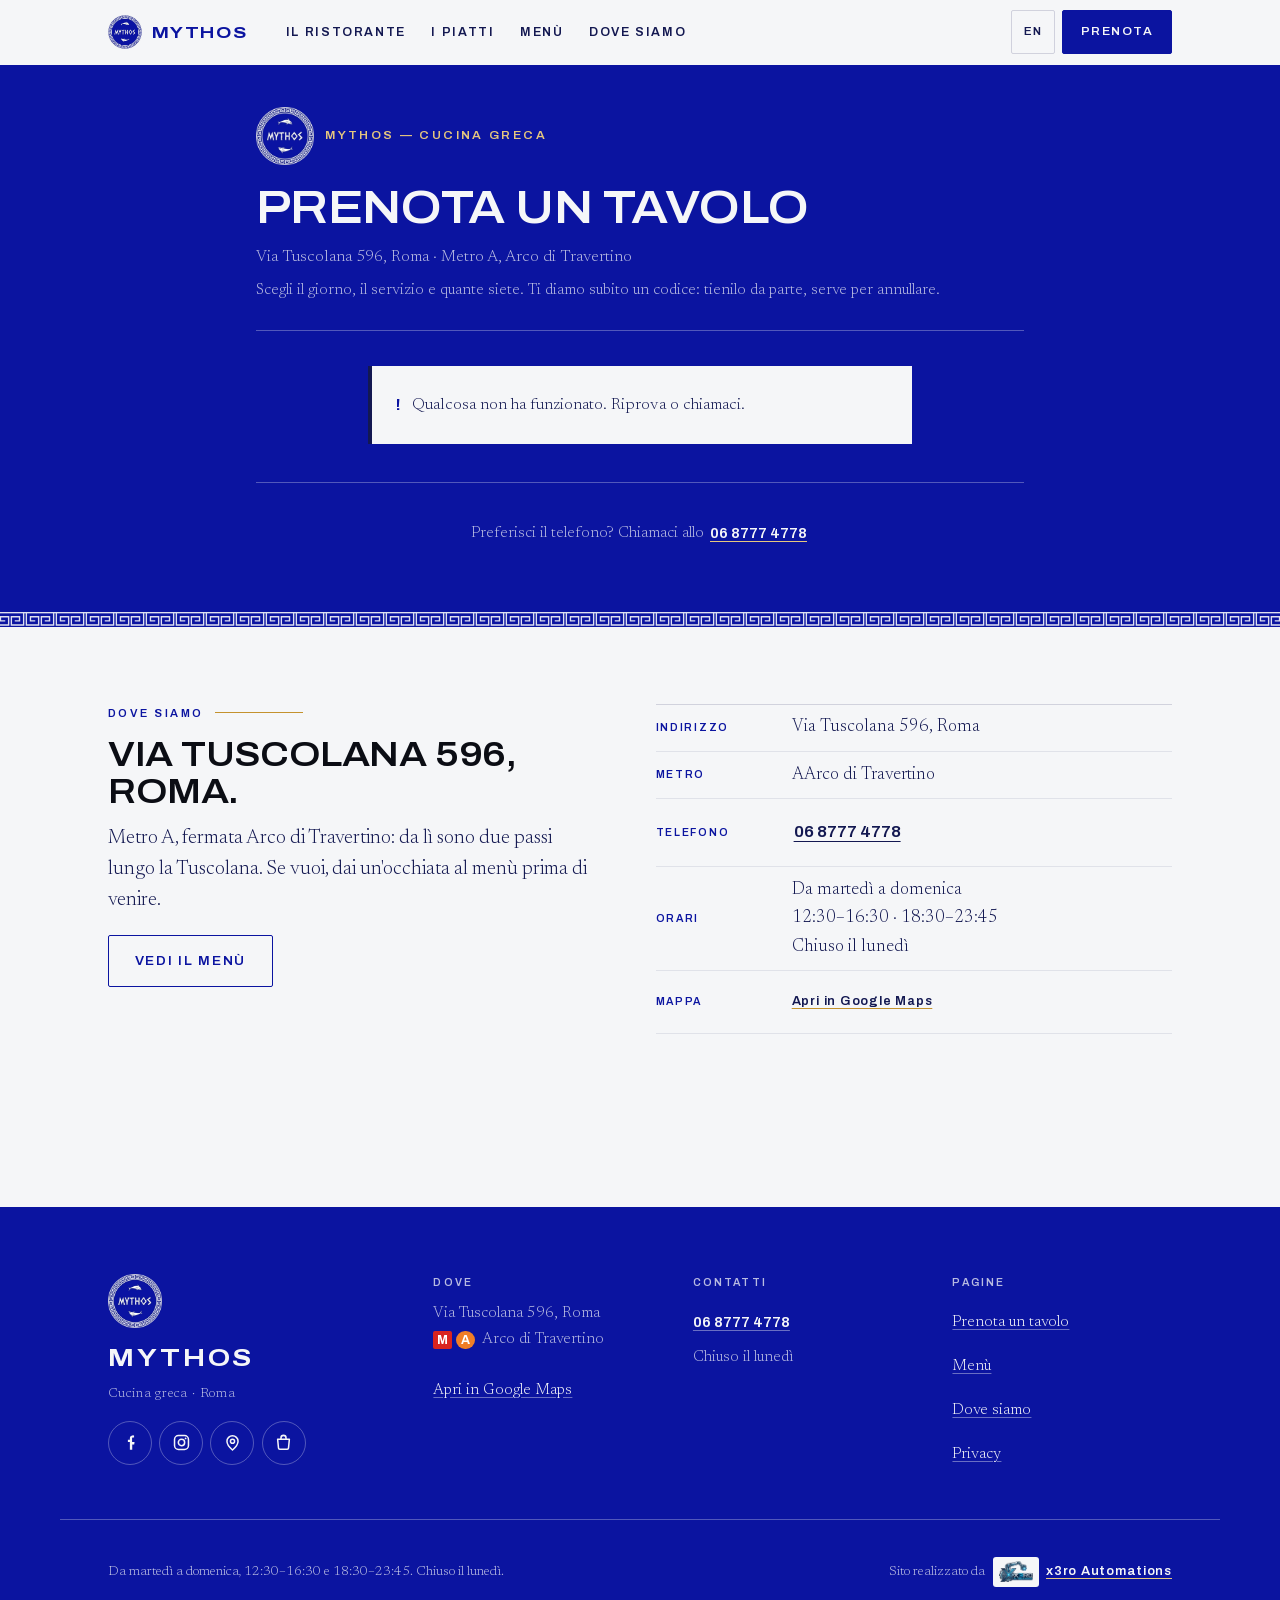
<file: docs/prenota.html>
<!doctype html>
<html lang="it">
<head>
<meta charset="utf-8">
<meta name="viewport" content="width=device-width, initial-scale=1">

<link rel="canonical" href="https://tavernamythos.com/prenota.html">

<title>Prenota un tavolo — Mythos Cucina Greca, Via Tuscolana 596 Roma</title>
<meta name="description" content="Prenota un tavolo da Mythos Cucina Greca, Via Tuscolana 596, Roma. Scegli il giorno e l'orario, ricevi subito il codice della prenotazione.">

<!-- This is the URL that goes in the reservation field of the Google Business
     Profile, so it has to stand on its own: name, what you're doing here and
     the first control of the form, all above the fold. -->
<meta property="og:type" content="website">
<meta property="og:locale" content="it_IT">
<meta property="og:site_name" content="Mythos Cucina Greca">
<meta property="og:title" content="Prenota un tavolo — Mythos Cucina Greca, Roma">
<meta property="og:description" content="Via Tuscolana 596, Roma. Scegli giorno e orario e ricevi subito il codice della prenotazione.">
<meta property="og:url" content="https://tavernamythos.com/prenota.html">
<meta property="og:image" content="https://tavernamythos.com/assets/img/og.jpg">
<meta property="og:image:width" content="1200">
<meta property="og:image:height" content="630">
<meta name="twitter:card" content="summary_large_image">
<meta name="theme-color" content="#0B14A0">

<link rel="icon" href="assets/img/favicon.png" type="image/png">
<link rel="apple-touch-icon" href="assets/img/logo-disc-sm.png">

<link rel="stylesheet" href="assets/css/fonts.css">
<link rel="stylesheet" href="assets/css/core.css">

<!-- Reveal styles hang off .js, so a page without JavaScript (or with a failed
     core.js) shows all of its content instead of a wall of opacity:0. -->
<script>document.documentElement.className+=' js';</script>

<script>/* Filled at deploy. Empty strings are deliberate: booking.js falls back to the
   phone card when unset, which is the correct pre-backend state. */
window.MYTHOS_CONFIG={functionsUrl:"https://wednfenmftdlywrglhgj.supabase.co/functions/v1",anonKey:"eyJhbGciOiJIUzI1NiIsInR5cCI6IkpXVCJ9.eyJpc3MiOiJzdXBhYmFzZSIsInJlZiI6IndlZG5mZW5tZnRkbHl3cmdsaGdqIiwicm9sZSI6ImFub24iLCJpYXQiOjE3NzY0MTkzODQsImV4cCI6MjA5MTk5NTM4NH0.iKXesGP9UJl2tLuYKupRkcrGGz0GR-NOPu6upR46YdU",turnstileSiteKey:"0x4AAAAAAFz07xexfSCbbEyD"};</script>
<script>
// Cloudflare Turnstile is fetched only when turnstileSiteKey is set, so an
// unconfigured page makes no third-party request. The site key is half the
// switch; the other half is the TURNSTILE_SECRET secret on Supabase. Set the
// key FIRST: a secret without a key refuses every booking as captcha_failed.
if (window.MYTHOS_CONFIG.turnstileSiteKey) {
  var ts = document.createElement('script');
  ts.src = 'https://challenges.cloudflare.com/turnstile/v0/api.js?render=explicit';
  ts.async = true;
  ts.onload = function () { if (window.MYTHOS_ON_TURNSTILE) window.MYTHOS_ON_TURNSTILE(); };
  document.head.appendChild(ts);
}
</script>
<script defer src="assets/js/core.js"></script>
<script defer src="assets/js/booking.js"></script>
</head>

<body>
<a class="skip" href="#main" data-en="Skip to content">Vai al contenuto</a>

<!-- ─────────────────────────────────────────────────────────────── nav ── -->
<header class="nav">
  <div class="nav__in">
    <a class="brand" href="index.html" aria-label="Mythos Cucina Greca — torna alla home">
      <img class="brand__disc" src="assets/img/logo-disc-sm.png" width="96" height="96" alt="">
      <span class="brand__name">Mythos</span>
    </a>

    <nav id="nav-drawer" class="drawer" aria-label="Menu principale">
      <ul class="drawer__list">
        <li><a href="index.html#ristorante" data-en="The restaurant">Il ristorante</a></li>
        <li><a href="index.html#piatti" data-en="The food">I piatti</a></li>
        <li><a href="menu.html" data-en="Menu">Menù</a></li>
        <li><a href="index.html#dove" data-en="Find us">Dove siamo</a></li>
        <li class="drawer__call"><a href="tel:+390687774778">06 8777 4778</a></li>
      </ul>
    </nav>

    <div class="nav__act">
      <button type="button" class="langbtn" data-lang-toggle aria-label="Switch to English">EN</button>
      <a class="btn btn-sm" href="prenota.html" aria-current="page" data-en="Book">Prenota</a>
      <button type="button" class="burger" data-menu-toggle aria-expanded="false" aria-controls="nav-drawer" aria-label="Apri il menu">
        <span></span><span></span><span></span>
      </button>
    </div>
  </div>
</header>

<main id="main">

<!-- ──────────────────────────────────────────────────── prenotazione ── -->
<section class="pren on-blue">
  <div class="wrap pren__in">

    <div class="pren__head">
      <p class="mark">
        <img src="assets/img/logo-disc.webp" width="320" height="320"
             alt="Il marchio Mythos: due delfini minoici e la scritta MYTHOS su un disco blu oltremare, bordato da una greca">
        <span data-en="Mythos — Greek kitchen">Mythos — Cucina Greca</span>
      </p>

      <h1 class="pren__h" data-en="Book a table">Prenota un tavolo</h1>

      <p class="pren__where">Via Tuscolana 596, Roma · <span data-en="Metro A, Arco di Travertino">Metro A, Arco di Travertino</span></p>

      <p class="pren__how" data-en="Pick the day, the service and how many of you there are. You get a booking code straight away — keep it, it's how you cancel.">Scegli il giorno, il servizio e quante siete. Ti diamo subito un codice: tienilo da parte, serve per annullare.</p>
    </div>

    <div id="prenota-app"></div>

    <noscript>
      <p class="bk-note bk-phoneonly">Il modulo di prenotazione ha bisogno di JavaScript. Chiamaci allo <a href="tel:+390687774778">06 8777 4778</a> e ti troviamo un tavolo.</p>
    </noscript>

    <p class="pren__phone"><span data-en="Rather use the phone? Call us on">Preferisci il telefono? Chiamaci allo</span> <a class="tel" href="tel:+390687774778">06&nbsp;8777&nbsp;4778</a></p>

  </div>
</section>

<!-- ──────────────────────────────────────────────────────── dove siamo ── -->
<section class="sec sec--tight" id="dove">
  <div class="wrap">
    <div class="loc" data-reveal>
      <div class="loc__lead">
        <p class="eyebrow" data-en="Find us">Dove siamo</p>
        <h2 class="loc__h">Via Tuscolana 596, Roma.</h2>
        <p class="lede" data-en="Metro A, Arco di Travertino stop — then it's a short walk down Via Tuscolana. Have a look at the menu before you come.">Metro A, fermata Arco di Travertino: da lì sono due passi lungo la Tuscolana. Se vuoi, dai un'occhiata al menù prima di venire.</p>
        <p><a class="btn btn-ghost" href="menu.html" data-en="See the menu">Vedi il menù</a></p>
      </div>

      <ul class="loc__list">
        <li>
          <span class="loc__k" data-en="Address">Indirizzo</span>
          <span class="loc__v">Via Tuscolana 596, Roma</span>
        </li>
        <li>
          <span class="loc__k" data-en="Metro">Metro</span>
          <span class="loc__v"><span class="linebadge" aria-hidden="true">A</span><span class="sr-only">Metro A, </span>Arco di Travertino</span>
        </li>
        <li>
          <span class="loc__k" data-en="Phone">Telefono</span>
          <span class="loc__v"><a class="tel" href="tel:+390687774778">06 8777 4778</a></span>
        </li>
        <li>
          <span class="loc__k" data-en="Hours">Orari</span>
          <span class="loc__v"><span data-en="Tuesday to Sunday">Da martedì a domenica</span><br>12:30–16:30 · 18:30–23:45<br><span data-en="Closed on Mondays">Chiuso il lunedì</span></span>
        </li>
        <li>
          <span class="loc__k" data-en="Map">Mappa</span>
          <span class="loc__v"><a href="https://www.google.com/maps/search/?api=1&amp;query=Mythos%20Cucina%20Greca%2C%20Via%20Tuscolana%20596%2C%20Roma" target="_blank" rel="noopener" data-en="Open in Google Maps">Apri in Google Maps</a></span>
        </li>
      </ul>
    </div>
  </div>
</section>
</main>

<!-- ──────────────────────────────────────────────────────────── footer ── -->
<footer class="foot on-blue">
  <div class="wrap foot__in">
    <div class="foot__brand">
      <img class="foot__disc" src="assets/img/logo-disc.webp" width="320" height="320" alt="">
      <p class="foot__name">Mythos</p>
      <p class="foot__sub" data-en="Greek kitchen · Rome">Cucina greca · Roma</p>
      <ul class="social">
        <li><a href="https://www.facebook.com/rosticceria.greca/" target="_blank" rel="noopener" aria-label="Mythos su Facebook">
          <svg viewBox="0 0 24 24" fill="currentColor" aria-hidden="true"><path d="M14 8.5V6.9c0-.7.2-1.1 1.2-1.1H16.5V3.1A17 17 0 0 0 14.6 3c-2 0-3.4 1.2-3.4 3.5v2H8.7v3h2.5V21h3v-6.5h2.5l.4-3H14Z"/></svg>
        </a></li>
        <li><a href="https://www.instagram.com/mythosfoodandrink/" target="_blank" rel="noopener" aria-label="Mythos su Instagram">
          <svg viewBox="0 0 24 24" fill="none" stroke="currentColor" stroke-width="1.9" aria-hidden="true"><rect x="3.2" y="3.2" width="17.6" height="17.6" rx="5"/><circle cx="12" cy="12" r="4"/><circle cx="17.2" cy="6.8" r="1.15" fill="currentColor" stroke="none"/></svg>
        </a></li>
        <li><a href="https://www.google.com/maps/place/?q=place_id:ChIJJd0U9yYzLxMRcFHSK2lnc4o" target="_blank" rel="noopener" aria-label="Mythos su Google Maps">
          <svg viewBox="0 0 24 24" fill="none" stroke="currentColor" stroke-width="1.9" aria-hidden="true"><path d="M12 21.5s7-5.9 7-11a7 7 0 1 0-14 0c0 5.1 7 11 7 11Z"/><circle cx="12" cy="10.4" r="2.6"/></svg>
        </a></li>
        <li><a href="https://mythos-tuscolanacucina-greca.it/" target="_blank" rel="noopener" aria-label="Ordina la consegna su Just Eat">
          <svg viewBox="0 0 24 24" fill="none" stroke="currentColor" stroke-width="1.9" stroke-linejoin="round" aria-hidden="true"><path d="M4.6 8h14.8l-1.1 11.1a1.6 1.6 0 0 1-1.6 1.4H7.3a1.6 1.6 0 0 1-1.6-1.4L4.6 8Z"/><path d="M8.8 8V6.2a3.2 3.2 0 0 1 6.4 0V8"/></svg>
        </a></li>
      </ul>
    </div>

    <div class="foot__col">
      <p class="foot__k" data-en="Where">Dove</p>
      <p>Via Tuscolana 596, Roma<br>
        <span class="foot__metro"><span class="metro" aria-hidden="true"><span class="metro__m">M</span><span class="metro__a">A</span></span><span class="sr-only">Metro A, </span>Arco di Travertino</span></p>
      <p><a href="https://www.google.com/maps/place/?q=place_id:ChIJJd0U9yYzLxMRcFHSK2lnc4o" target="_blank" rel="noopener" data-en="Open in Google Maps">Apri in Google Maps</a></p>
    </div>

    <div class="foot__col">
      <p class="foot__k" data-en="Contact">Contatti</p>
      <p><a class="tel" href="tel:+390687774778">06 8777 4778</a><br>
        <span data-en="Closed on Mondays">Chiuso il lunedì</span></p>
    </div>

    <div class="foot__col">
      <p class="foot__k" data-en="Pages">Pagine</p>
      <ul class="foot__list">
        <li><a href="prenota.html" data-en="Book a table">Prenota un tavolo</a></li>
        <li><a href="menu.html" data-en="Menu">Menù</a></li>
        <li><a href="index.html#dove" data-en="Find us">Dove siamo</a></li>
        <li><a href="privacy.html">Privacy</a></li>
      </ul>
    </div>
  </div>

  <div class="wrap foot__end">
    <p class="foot__note" data-en="Tuesday to Sunday, 12:30–16:30 and 18:30–23:45. Closed on Mondays.">Da martedì a domenica, 12:30–16:30 e 18:30–23:45. Chiuso il lunedì.</p>
    <p class="foot__by">
      <span data-en="Site by">Sito realizzato da</span>
      <a class="byx3ro" href="https://x3roautomations.it" target="_blank" rel="noopener">
        <img src="assets/img/x3ro-logo.webp" width="300" height="188" alt="" loading="lazy" decoding="async">
        <span>x3ro&nbsp;Automations</span>
      </a>
    </p>
  </div>
</footer>

</body>
</html>
</file>
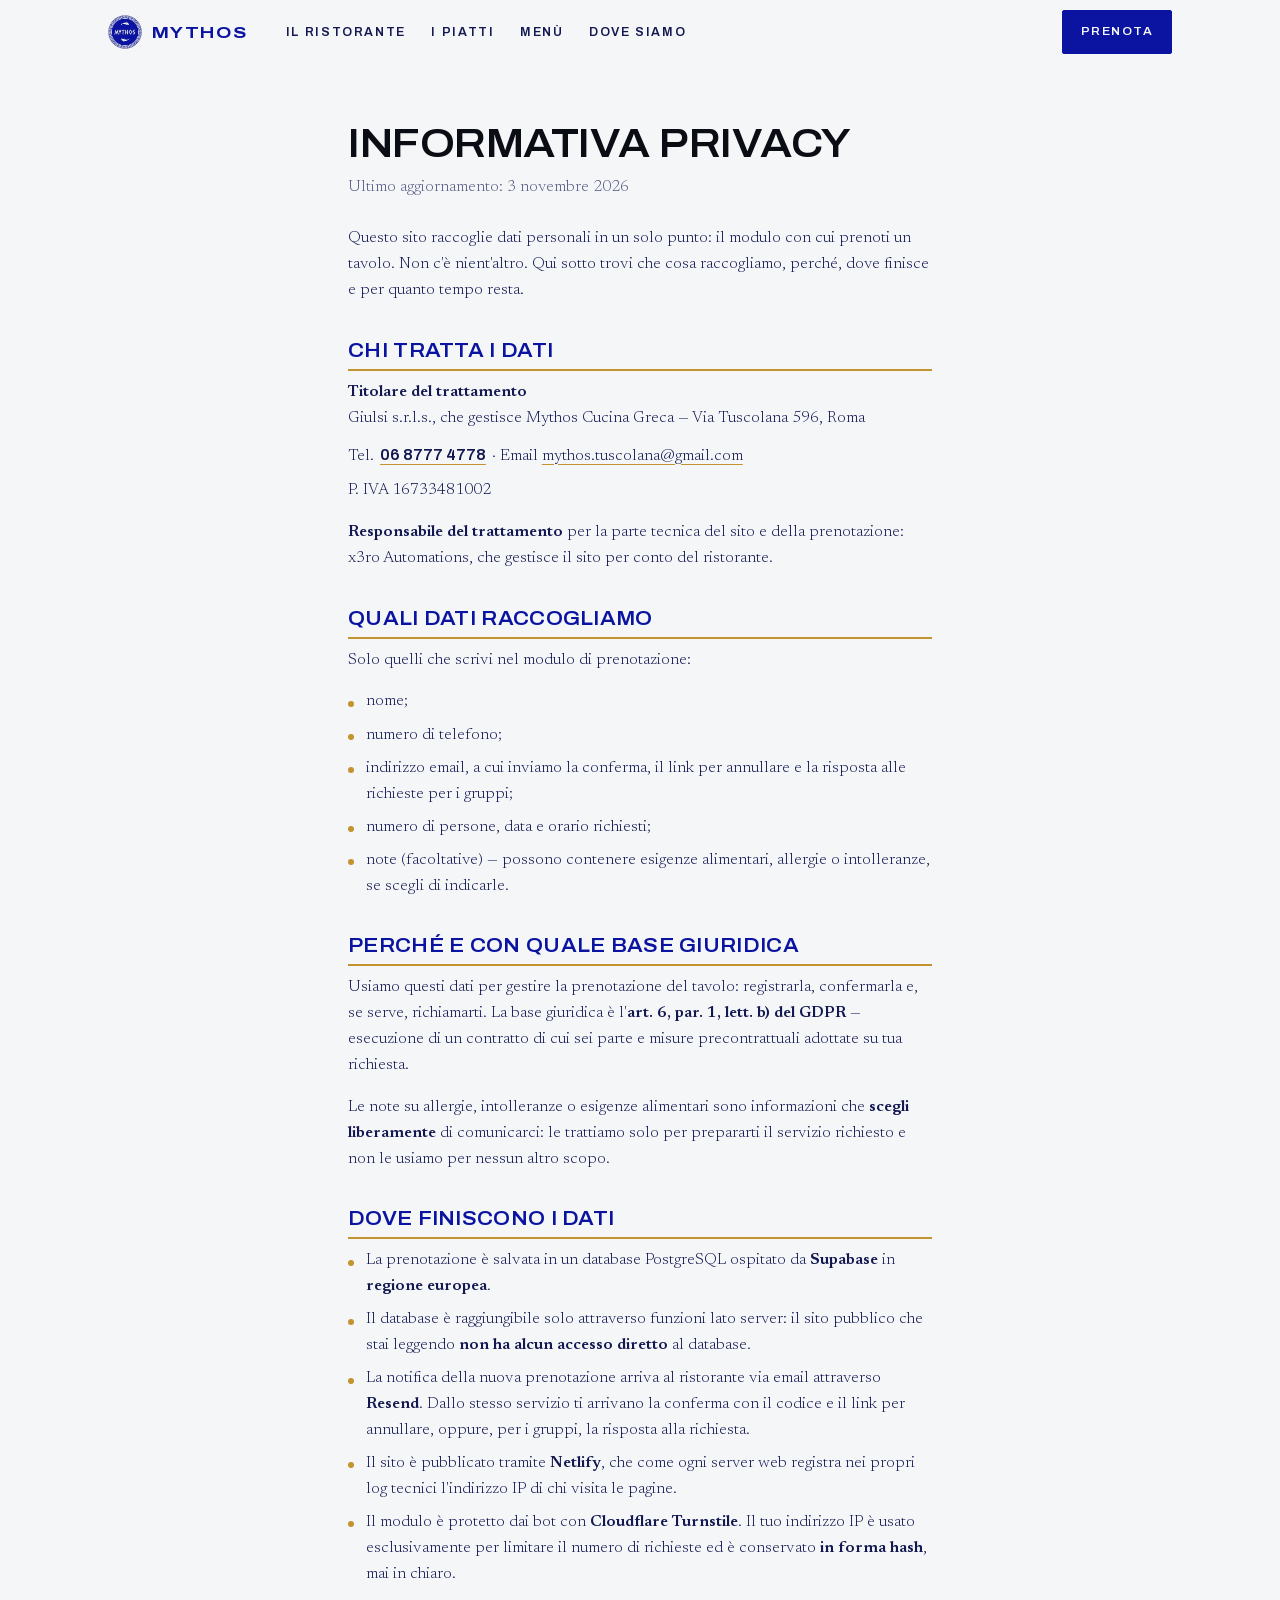
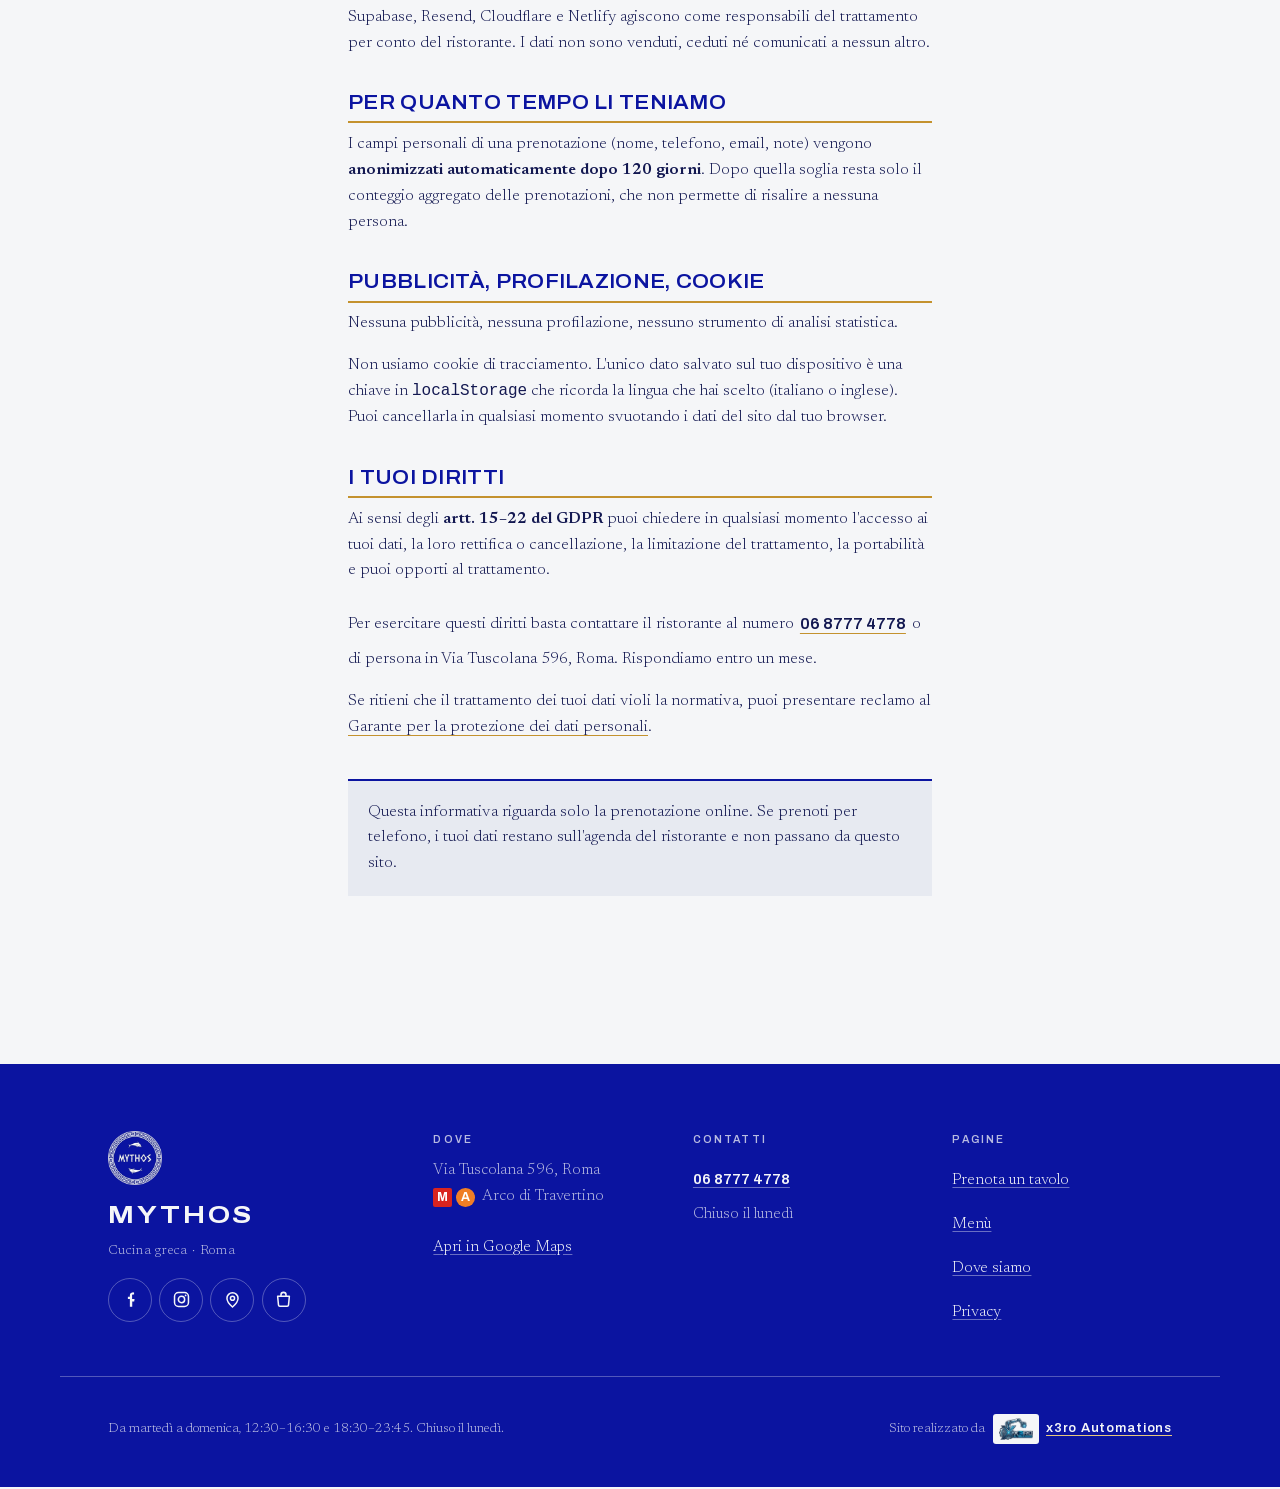
<file: docs/privacy.html>
<!doctype html>
<html lang="it">
<head>
<meta charset="utf-8">
<meta name="viewport" content="width=device-width, initial-scale=1">

<link rel="canonical" href="https://tavernamythos.com/privacy.html">

<title>Privacy — Mythos Cucina Greca</title>
<meta name="description" content="Come Mythos Cucina Greca tratta i dati raccolti con la prenotazione online: quali dati, perché, dove sono conservati e per quanto.">
<meta name="theme-color" content="#0B14A0">

<meta property="og:type" content="website">
<meta property="og:locale" content="it_IT">
<meta property="og:site_name" content="Mythos Cucina Greca">
<meta property="og:title" content="Privacy — Mythos Cucina Greca">
<meta property="og:url" content="https://tavernamythos.com/privacy.html">
<meta property="og:image" content="https://tavernamythos.com/assets/img/og.jpg">

<link rel="icon" href="assets/img/favicon.png" type="image/png">
<link rel="apple-touch-icon" href="assets/img/logo-disc-sm.png">

<link rel="stylesheet" href="assets/css/fonts.css">

<link rel="stylesheet" href="assets/css/core.css">

<style>
/* Page-specific only — core.css is shared and is not touched here. */
.doc { padding-block: clamp(2rem, 6vw, 3.6rem) clamp(3rem, 8vw, 4.5rem); }
.doc__wrap { max-width: 68ch; }

.doc h1 {
  font-family: var(--f-disp);
  font-weight: 600;
  font-stretch: 112%;
  font-size: clamp(1.7rem, 1.15rem + 2.2vw, 2.5rem);
  line-height: 1.06;
  letter-spacing: -.012em;
  text-transform: uppercase;
  color: var(--ink);
  margin: 0 0 .6rem;
}
.doc h2 {
  font-family: var(--f-disp);
  font-weight: 600;
  font-stretch: 110%;
  font-size: clamp(1.05rem, .95rem + .55vw, 1.25rem);
  line-height: 1.2;
  letter-spacing: .015em;
  text-transform: uppercase;
  color: var(--blue);
  margin: 2.1rem 0 .55rem;
  padding-bottom: .45rem;
  border-bottom: 2px solid var(--gold);
}
.doc p, .doc li { font-size: 1rem; line-height: 1.62; }
.doc ul { margin: 0 0 1em; }
.doc li {
  position: relative;
  padding-left: 1.15rem;
  margin-bottom: .45rem;
}
.doc li::before {
  content: "";
  position: absolute;
  left: 0; top: .72em;
  width: 6px; height: 6px;
  background: var(--gold);
  border-radius: 50%;
}
.doc a { text-underline-offset: .22em; text-decoration-color: var(--gold); }
.doc__date { margin: 0 0 1.6rem; font-size: .98rem; color: rgba(19, 24, 81, .7); }
.doc__todo {
  display: inline-block;
  padding: .05em .45em .12em;
  border: 1px dashed var(--gold);
  border-radius: 2px;
  font-family: var(--f-disp);
  font-size: .82rem;
  letter-spacing: .04em;
  color: #7A5A15;
  background: rgba(196, 146, 46, .1);
}
.doc__box {
  margin-top: 2.4rem;
  padding: 1.15rem 1.25rem;
  background: var(--plaster-2);
  border-top: 2px solid var(--blue);
}
.doc__box p:last-child { margin-bottom: 0; }

@media (prefers-reduced-motion: reduce) {
  html { scroll-behavior: auto; }
  *, *::before, *::after {
    animation-duration: .01ms !important;
    transition-duration: .01ms !important;
  }
}
</style>
</head>

<body>
<a class="skip" href="#main">Vai al contenuto</a>

<header class="nav">
  <div class="nav__in">
    <a class="brand" href="index.html" aria-label="Mythos Cucina Greca — torna alla home">
      <img class="brand__disc" src="assets/img/logo-disc-sm.png" width="96" height="96" alt="">
      <span class="brand__name">Mythos</span>
    </a>

    <nav id="nav-drawer" class="drawer" aria-label="Menu principale">
      <ul class="drawer__list">
        <li><a href="index.html#ristorante">Il ristorante</a></li>
        <li><a href="index.html#piatti">I piatti</a></li>
        <li><a href="menu.html">Menù</a></li>
        <li><a href="index.html#dove">Dove siamo</a></li>
        <li class="drawer__call"><a href="tel:+390687774778">06 8777 4778</a></li>
      </ul>
    </nav>

    <div class="nav__act">
      <a class="btn btn-sm" href="prenota.html">Prenota</a>
      <button type="button" class="burger" data-menu-toggle aria-expanded="false" aria-controls="nav-drawer" aria-label="Apri il menu">
        <span></span><span></span><span></span>
      </button>
    </div>
  </div>
</header>

<main id="main" class="doc">
<div class="wrap doc__wrap">

  <h1>Informativa privacy</h1>
  <p class="doc__date">Ultimo aggiornamento: 3 novembre 2026</p>

  <p>Questo sito raccoglie dati personali in un solo punto: il modulo con cui prenoti un tavolo.
     Non c'è nient'altro. Qui sotto trovi che cosa raccogliamo, perché, dove finisce e per quanto
     tempo resta.</p>

  <h2>Chi tratta i dati</h2>
  <p><strong>Titolare del trattamento</strong><br>
     Giulsi s.r.l.s., che gestisce Mythos Cucina Greca — Via Tuscolana 596, Roma<br>
     Tel. <a class="tel" href="tel:+390687774778">06 8777 4778</a> ·
     Email <a href="mailto:mythos.tuscolana@gmail.com">mythos.tuscolana@gmail.com</a><br>
     P. IVA 16733481002</p>
  <p><strong>Responsabile del trattamento</strong> per la parte tecnica del sito e della
     prenotazione: x3ro Automations, che gestisce il sito per conto del ristorante.</p>

  <h2>Quali dati raccogliamo</h2>
  <p>Solo quelli che scrivi nel modulo di prenotazione:</p>
  <ul>
    <li>nome;</li>
    <li>numero di telefono;</li>
    <li>indirizzo email, a cui inviamo la conferma, il link per annullare e la risposta alle richieste per i gruppi;</li>
    <li>numero di persone, data e orario richiesti;</li>
    <li>note (facoltative) — possono contenere esigenze alimentari, allergie o intolleranze,
        se scegli di indicarle.</li>
  </ul>

  <h2>Perché e con quale base giuridica</h2>
  <p>Usiamo questi dati per gestire la prenotazione del tavolo: registrarla, confermarla e, se
     serve, richiamarti. La base giuridica è l'<strong>art. 6, par. 1, lett. b) del GDPR</strong>
     — esecuzione di un contratto di cui sei parte e misure precontrattuali adottate su tua
     richiesta.</p>
  <p>Le note su allergie, intolleranze o esigenze alimentari sono informazioni che <strong>scegli
     liberamente</strong> di comunicarci: le trattiamo solo per prepararti il servizio richiesto e
     non le usiamo per nessun altro scopo.</p>

  <h2>Dove finiscono i dati</h2>
  <ul>
    <li>La prenotazione è salvata in un database PostgreSQL ospitato da <strong>Supabase</strong>
        in <strong>regione europea</strong>.</li>
    <li>Il database è raggiungibile solo attraverso funzioni lato server: il sito pubblico che stai
        leggendo <strong>non ha alcun accesso diretto</strong> al database.</li>
    <li>La notifica della nuova prenotazione arriva al ristorante via email attraverso
        <strong>Resend</strong>. Dallo stesso servizio ti arrivano
        la conferma con il codice e il link per annullare, oppure, per i gruppi, la risposta alla richiesta.</li>
    <li>Il sito è pubblicato tramite <strong>Netlify</strong>, che come ogni server web registra
        nei propri log tecnici l'indirizzo IP di chi visita le pagine.</li>
    <li>Il modulo è protetto dai bot con <strong>Cloudflare Turnstile</strong>. Il tuo indirizzo IP
        è usato esclusivamente per limitare il numero di richieste ed è conservato
        <strong>in forma hash</strong>, mai in chiaro.</li>
  </ul>
  <p>Supabase, Resend, Cloudflare e Netlify agiscono come responsabili del trattamento per conto del
     ristorante. I dati non sono venduti, ceduti né comunicati a nessun altro.</p>

  <h2>Per quanto tempo li teniamo</h2>
  <p>I campi personali di una prenotazione (nome, telefono, email, note) vengono
     <strong>anonimizzati automaticamente dopo 120 giorni</strong>. Dopo quella soglia resta solo
     il conteggio aggregato delle prenotazioni, che non permette di risalire a nessuna persona.</p>

  <h2>Pubblicità, profilazione, cookie</h2>
  <p>Nessuna pubblicità, nessuna profilazione, nessuno strumento di analisi statistica.</p>
  <p>Non usiamo cookie di tracciamento. L'unico dato salvato sul tuo dispositivo è una chiave in
     <code>localStorage</code> che ricorda la lingua che hai scelto (italiano o inglese). Puoi
     cancellarla in qualsiasi momento svuotando i dati del sito dal tuo browser.</p>

  <h2>I tuoi diritti</h2>
  <p>Ai sensi degli <strong>artt. 15–22 del GDPR</strong> puoi chiedere in qualsiasi momento
     l'accesso ai tuoi dati, la loro rettifica o cancellazione, la limitazione del trattamento, la
     portabilità e puoi opporti al trattamento.</p>
  <p>Per esercitare questi diritti basta contattare il ristorante al numero
     <a class="tel" href="tel:+390687774778">06 8777 4778</a> o di persona in Via Tuscolana 596,
     Roma. Rispondiamo entro un mese.</p>
  <p>Se ritieni che il trattamento dei tuoi dati violi la normativa, puoi presentare reclamo al
     <a href="https://www.garanteprivacy.it" target="_blank" rel="noopener">Garante per la
     protezione dei dati personali</a>.</p>

  <div class="doc__box">
    <p>Questa informativa riguarda solo la prenotazione online. Se prenoti per telefono, i tuoi dati
       restano sull'agenda del ristorante e non passano da questo sito.</p>
  </div>

</div>
</main>

<footer class="foot on-blue">
  <div class="wrap foot__in">
    <div class="foot__brand">
      <img class="foot__disc" src="assets/img/logo-disc.webp" width="320" height="320" alt="">
      <p class="foot__name">Mythos</p>
      <p class="foot__sub" data-en="Greek kitchen · Rome">Cucina greca · Roma</p>
      <ul class="social">
        <li><a href="https://www.facebook.com/rosticceria.greca/" target="_blank" rel="noopener" aria-label="Mythos su Facebook">
          <svg viewBox="0 0 24 24" fill="currentColor" aria-hidden="true"><path d="M14 8.5V6.9c0-.7.2-1.1 1.2-1.1H16.5V3.1A17 17 0 0 0 14.6 3c-2 0-3.4 1.2-3.4 3.5v2H8.7v3h2.5V21h3v-6.5h2.5l.4-3H14Z"/></svg>
        </a></li>
        <li><a href="https://www.instagram.com/mythosfoodandrink/" target="_blank" rel="noopener" aria-label="Mythos su Instagram">
          <svg viewBox="0 0 24 24" fill="none" stroke="currentColor" stroke-width="1.9" aria-hidden="true"><rect x="3.2" y="3.2" width="17.6" height="17.6" rx="5"/><circle cx="12" cy="12" r="4"/><circle cx="17.2" cy="6.8" r="1.15" fill="currentColor" stroke="none"/></svg>
        </a></li>
        <li><a href="https://www.google.com/maps/place/?q=place_id:ChIJJd0U9yYzLxMRcFHSK2lnc4o" target="_blank" rel="noopener" aria-label="Mythos su Google Maps">
          <svg viewBox="0 0 24 24" fill="none" stroke="currentColor" stroke-width="1.9" aria-hidden="true"><path d="M12 21.5s7-5.9 7-11a7 7 0 1 0-14 0c0 5.1 7 11 7 11Z"/><circle cx="12" cy="10.4" r="2.6"/></svg>
        </a></li>
        <li><a href="https://mythos-tuscolanacucina-greca.it/" target="_blank" rel="noopener" aria-label="Ordina la consegna su Just Eat">
          <svg viewBox="0 0 24 24" fill="none" stroke="currentColor" stroke-width="1.9" stroke-linejoin="round" aria-hidden="true"><path d="M4.6 8h14.8l-1.1 11.1a1.6 1.6 0 0 1-1.6 1.4H7.3a1.6 1.6 0 0 1-1.6-1.4L4.6 8Z"/><path d="M8.8 8V6.2a3.2 3.2 0 0 1 6.4 0V8"/></svg>
        </a></li>
      </ul>
    </div>

    <div class="foot__col">
      <p class="foot__k" data-en="Where">Dove</p>
      <p>Via Tuscolana 596, Roma<br>
        <span class="foot__metro"><span class="metro" aria-hidden="true"><span class="metro__m">M</span><span class="metro__a">A</span></span><span class="sr-only">Metro A, </span>Arco di Travertino</span></p>
      <p><a href="https://www.google.com/maps/place/?q=place_id:ChIJJd0U9yYzLxMRcFHSK2lnc4o" target="_blank" rel="noopener" data-en="Open in Google Maps">Apri in Google Maps</a></p>
    </div>

    <div class="foot__col">
      <p class="foot__k" data-en="Contact">Contatti</p>
      <p><a class="tel" href="tel:+390687774778">06 8777 4778</a><br>
        <span data-en="Closed on Mondays">Chiuso il lunedì</span></p>
    </div>

    <div class="foot__col">
      <p class="foot__k" data-en="Pages">Pagine</p>
      <ul class="foot__list">
        <li><a href="prenota.html" data-en="Book a table">Prenota un tavolo</a></li>
        <li><a href="menu.html" data-en="Menu">Menù</a></li>
        <li><a href="index.html#dove" data-en="Find us">Dove siamo</a></li>
        <li><a href="privacy.html">Privacy</a></li>
      </ul>
    </div>
  </div>

  <div class="wrap foot__end">
    <p class="foot__note" data-en="Tuesday to Sunday, 12:30–16:30 and 18:30–23:45. Closed on Mondays.">Da martedì a domenica, 12:30–16:30 e 18:30–23:45. Chiuso il lunedì.</p>
    <p class="foot__by">
      <span data-en="Site by">Sito realizzato da</span>
      <a class="byx3ro" href="https://x3roautomations.it" target="_blank" rel="noopener">
        <img src="assets/img/x3ro-logo.webp" width="300" height="188" alt="" loading="lazy" decoding="async">
        <span>x3ro&nbsp;Automations</span>
      </a>
    </p>
  </div>
</footer>

<!-- core.js only: it measures the header height for the sticky offset and runs
     the drawer, which is the same nav the other three pages carry. -->
<script defer src="assets/js/core.js"></script>
</body>
</html>
</file>
<file: docs/assets/css/fonts.css>
/* Self-hosted copies of the Google Fonts the site uses (latin + latin-ext only).
   No request leaves for fonts.googleapis.com / fonts.gstatic.com. */
/* latin-ext */
@font-face {
  font-family: 'Archivo';
  font-style: normal;
  font-weight: 400 700;
  font-stretch: 100% 125%;
  font-display: swap;
  src: url(../fonts/archivo-normal-latin-ext.woff2) format('woff2');
  unicode-range: U+0100-02BA, U+02BD-02C5, U+02C7-02CC, U+02CE-02D7, U+02DD-02FF, U+0304, U+0308, U+0329, U+1D00-1DBF, U+1E00-1E9F, U+1EF2-1EFF, U+2020, U+20A0-20AB, U+20AD-20C4, U+2113, U+2C60-2C7F, U+A720-A7FF;
}
/* latin */
@font-face {
  font-family: 'Archivo';
  font-style: normal;
  font-weight: 400 700;
  font-stretch: 100% 125%;
  font-display: swap;
  src: url(../fonts/archivo-normal-latin.woff2) format('woff2');
  unicode-range: U+0000-00FF, U+0131, U+0152-0153, U+02BB-02BC, U+02C6, U+02DA, U+02DC, U+0304, U+0308, U+0329, U+2000-206F, U+20AC, U+2122, U+2191, U+2193, U+2212, U+2215, U+FEFF, U+FFFD;
}
/* latin-ext */
@font-face {
  font-family: 'Martian Mono';
  font-style: normal;
  font-weight: 600 700;
  font-stretch: 100%;
  font-display: swap;
  src: url(../fonts/martian-mono-normal-latin-ext.woff2) format('woff2');
  unicode-range: U+0100-02BA, U+02BD-02C5, U+02C7-02CC, U+02CE-02D7, U+02DD-02FF, U+0304, U+0308, U+0329, U+1D00-1DBF, U+1E00-1E9F, U+1EF2-1EFF, U+2020, U+20A0-20AB, U+20AD-20C4, U+2113, U+2C60-2C7F, U+A720-A7FF;
}
/* latin */
@font-face {
  font-family: 'Martian Mono';
  font-style: normal;
  font-weight: 600 700;
  font-stretch: 100%;
  font-display: swap;
  src: url(../fonts/martian-mono-normal-latin.woff2) format('woff2');
  unicode-range: U+0000-00FF, U+0131, U+0152-0153, U+02BB-02BC, U+02C6, U+02DA, U+02DC, U+0304, U+0308, U+0329, U+2000-206F, U+20AC, U+2122, U+2191, U+2193, U+2212, U+2215, U+FEFF, U+FFFD;
}
/* latin-ext */
@font-face {
  font-family: 'Newsreader';
  font-style: italic;
  font-weight: 300 500;
  font-display: swap;
  src: url(../fonts/newsreader-italic-latin-ext.woff2) format('woff2');
  unicode-range: U+0100-02BA, U+02BD-02C5, U+02C7-02CC, U+02CE-02D7, U+02DD-02FF, U+0304, U+0308, U+0329, U+1D00-1DBF, U+1E00-1E9F, U+1EF2-1EFF, U+2020, U+20A0-20AB, U+20AD-20C4, U+2113, U+2C60-2C7F, U+A720-A7FF;
}
/* latin */
@font-face {
  font-family: 'Newsreader';
  font-style: italic;
  font-weight: 300 500;
  font-display: swap;
  src: url(../fonts/newsreader-italic-latin.woff2) format('woff2');
  unicode-range: U+0000-00FF, U+0131, U+0152-0153, U+02BB-02BC, U+02C6, U+02DA, U+02DC, U+0304, U+0308, U+0329, U+2000-206F, U+20AC, U+2122, U+2191, U+2193, U+2212, U+2215, U+FEFF, U+FFFD;
}
/* latin-ext */
@font-face {
  font-family: 'Newsreader';
  font-style: normal;
  font-weight: 300 600;
  font-display: swap;
  src: url(../fonts/newsreader-normal-latin-ext.woff2) format('woff2');
  unicode-range: U+0100-02BA, U+02BD-02C5, U+02C7-02CC, U+02CE-02D7, U+02DD-02FF, U+0304, U+0308, U+0329, U+1D00-1DBF, U+1E00-1E9F, U+1EF2-1EFF, U+2020, U+20A0-20AB, U+20AD-20C4, U+2113, U+2C60-2C7F, U+A720-A7FF;
}
/* latin */
@font-face {
  font-family: 'Newsreader';
  font-style: normal;
  font-weight: 300 600;
  font-display: swap;
  src: url(../fonts/newsreader-normal-latin.woff2) format('woff2');
  unicode-range: U+0000-00FF, U+0131, U+0152-0153, U+02BB-02BC, U+02C6, U+02DA, U+02DC, U+0304, U+0308, U+0329, U+2000-206F, U+20AC, U+2122, U+2191, U+2193, U+2212, U+2215, U+FEFF, U+FFFD;
}
</file>
<file: docs/assets/css/core.css>
@charset "utf-8";
/* ==========================================================================
   MYTHOS CUCINA GRECA — core.css
   Direction: Minoan, not Mykonos. The palette is sampled from the client's own
   dolphin roundel (Knossos-fresco iconography, Bronze Age Crete) and the gold
   from the printed menu masthead. Ultramarine is used at full strength as a
   structural field, not as an accent.

   TYPE PAIRING — Archivo (display + UI) over Newsreader (body).
   Archivo is a variable grotesque with a real width axis; set in caps at
   wdth 112 it reads like a carved museum label — the vocabulary of a Heraklion
   vitrine — which lets the page speak Greek without a single faux-Greek
   letterform, the one thing the logo already does and must not be repeated.
   Newsreader carries the prose because inverting the usual serif-display /
   sans-body pairing keeps the headings architectural and the copy spoken.
   Martian Mono appears exactly once, on the booking code, because that is the
   only string on the page a person has to read aloud down a phone line.
   ========================================================================== */

/* ------------------------------------------------------------- tokens -- */

:root {
  /* Brand — sampled from the roundel (harvest/logo/gm-006.jpg) */
  --blue:        #0B14A0;   /* ultramarine — dominant structural colour      */
  --blue-deep:   #131851;   /* shadow navy — depth on blue, text on light    */
  --plaster:     #F5F6F8;   /* cool plaster white — the page ground          */
  --ink:         #0B0D14;   /* near-black — headings on light                */
  --gold:        #C4922E;   /* menu-masthead gold — rules, small caps only   */

  /* Derived working values. Not brand colours; mixes of the five above.     */
  --plaster-2:   #E7EAF1;   /* plaster pushed a step toward the navy         */
  --gold-lift:   #E6C77E;   /* the gold lifted for text ON ultramarine (8:1) */
  --rule:        rgba(19, 24, 81, .16);
  --rule-soft:   rgba(19, 24, 81, .09);
  --on-blue:     var(--plaster);
  --on-blue-dim: rgba(245, 246, 248, .74);
  --on-blue-faint: rgba(245, 246, 248, .30);

  --btn-bg: var(--blue);
  --btn-fg: var(--plaster);
  --focus:  var(--blue);

  --wrap: 1160px;
  --gut:  clamp(1.15rem, 4.5vw, 3rem);

  --ease: cubic-bezier(.22, .72, .2, 1);

  --f-disp: 'Archivo', 'Helvetica Neue', Helvetica, Arial, sans-serif;
  --f-body: 'Newsreader', Georgia, 'Times New Roman', serif;
  --f-mono: 'Martian Mono', ui-monospace, SFMono-Regular, Menlo, monospace;

  /* One meander unit: a mirrored pair of square spirals on a rail, traced from
     the restaurant's own printed menu border (harvest/menu/gm-007.jpg). It is
     used in exactly one role site-wide — to close the bottom edge of an
     ultramarine field — never as a repeating trim along arbitrary sections. */
  --meander: url("data:image/svg+xml,%3Csvg xmlns='http://www.w3.org/2000/svg' width='44' height='22' viewBox='0 0 44 22'%3E%3Cg fill='none' stroke='%23F5F6F8' stroke-width='2' stroke-linecap='square'%3E%3Cpath d='M0 21h44'/%3E%3Cpath d='M2 21V3h18v12H8V9h6'/%3E%3Cpath d='M42 21V3H24v12h12V9h-6'/%3E%3C/g%3E%3C/svg%3E");
  /* The same unit drawn in gold, for the one place the ornament sits on the
     plaster ground rather than on ultramarine: the tab above the hero kicker. */
  --meander-gold: url("data:image/svg+xml,%3Csvg xmlns='http://www.w3.org/2000/svg' width='44' height='22' viewBox='0 0 44 22'%3E%3Cg fill='none' stroke='%23C4922E' stroke-width='2' stroke-linecap='square'%3E%3Cpath d='M0 21h44'/%3E%3Cpath d='M2 21V3h18v12H8V9h6'/%3E%3Cpath d='M42 21V3H24v12h12V9h-6'/%3E%3C/g%3E%3C/svg%3E");
}

/* Sections on the ultramarine ground flip the button and focus variables so
   nothing inside them has to be styled twice. */
.on-blue {
  --btn-bg: var(--plaster);
  --btn-fg: var(--blue);
  --focus:  var(--gold-lift);
  color: var(--on-blue);
  background: var(--blue);
}

/* --------------------------------------------------------------- base -- */

*, *::before, *::after { box-sizing: border-box; }

html {
  -webkit-text-size-adjust: 100%;
  scroll-behavior: smooth;
}

body {
  margin: 0;
  /* clip, not hidden: `hidden` on body would make it a scroll container and
     break the sticky header. */
  overflow-x: clip;
  background: var(--plaster);
  color: var(--blue-deep);
  font: 300 clamp(1rem, .96rem + .2vw, 1.075rem)/1.66 var(--f-body);
  font-optical-sizing: auto;
  -webkit-font-smoothing: antialiased;
}

body.no-scroll { overflow: hidden; }

img, picture, iframe { max-width: 100%; }
img { height: auto; border: 0; }
iframe { border: 0; display: block; }

a { color: inherit; }

button, input, textarea, select {
  font: inherit;
  color: inherit;
}

ul, ol { margin: 0; padding: 0; list-style: none; }
p { margin: 0 0 1em; }
p:last-child { margin-bottom: 0; }

:where(h1, h2, h3) { margin: 0; font-weight: 600; }

[id] { scroll-margin-top: calc(var(--bar-h, 64px) + 18px); }

:focus-visible {
  outline: 3px solid var(--focus);
  outline-offset: 3px;
  border-radius: 2px;
}
:focus:not(:focus-visible) { outline: none; }

::selection { background: var(--blue); color: var(--plaster); }

.sr-only {
  position: absolute; width: 1px; height: 1px;
  padding: 0; margin: -1px; overflow: hidden;
  clip-path: inset(50%); white-space: nowrap;
}

.skip {
  position: absolute; left: 0; top: 0; z-index: 100;
  transform: translateY(-120%);
  background: var(--blue); color: var(--plaster);
  padding: 1.05rem 1.2rem; text-decoration: none;
  font: 600 .8rem/1 var(--f-disp); letter-spacing: .12em; text-transform: uppercase;
}
.skip:focus { transform: none; }

/* ---------------------------------------------------------- type kit -- */

.h2 {
  font-family: var(--f-disp);
  font-weight: 600;
  font-stretch: 112%;
  font-size: clamp(1.6rem, 1.05rem + 2.3vw, 2.65rem);
  line-height: 1.05;
  letter-spacing: -.012em;
  text-transform: uppercase;
  color: var(--ink);
  text-wrap: balance;
}
.on-blue .h2 { color: var(--plaster); }

.eyebrow {
  margin: 0 0 .85rem;
  font-family: var(--f-disp);
  font-weight: 600;
  font-stretch: 100%;
  font-size: .7rem;
  letter-spacing: .22em;
  text-transform: uppercase;
  color: var(--blue);
  display: flex;
  align-items: center;
  gap: .7rem;
}
.eyebrow::after {
  content: '';
  flex: 1 1 auto;
  max-width: 5.5rem;
  height: 1px;
  background: var(--gold);
}
.on-blue .eyebrow { color: var(--gold-lift); }
.on-blue .eyebrow::after { background: var(--gold-lift); opacity: .55; }

.lede {
  font-size: clamp(1.06rem, 1rem + .4vw, 1.24rem);
  line-height: 1.55;
  color: var(--blue-deep);
}
.on-blue .lede { color: var(--on-blue-dim); }

.fine { font-size: .92rem; color: rgba(19, 24, 81, .72); }

.u-blue { color: var(--blue); }
.on-blue .u-blue { color: var(--gold-lift); }

.tel {
  /* phone numbers are a primary action wherever they appear, so they carry a
     44px target even when they sit inside a sentence */
  display: inline-block;
  padding: .65rem .12rem;
  font-family: var(--f-disp);
  font-weight: 600;
  font-stretch: 100%;
  font-variant-numeric: tabular-nums;
  text-decoration-thickness: 1px;
  text-underline-offset: .22em;
  white-space: nowrap;
}

/* ------------------------------------------------------------ buttons -- */

.btn {
  display: inline-flex;
  align-items: center;
  justify-content: center;
  min-height: 52px;
  padding: 0 1.6rem;
  background: var(--btn-bg);
  color: var(--btn-fg);
  border: 1px solid var(--btn-bg);
  border-radius: 2px;
  text-decoration: none;
  font-family: var(--f-disp);
  font-weight: 600;
  font-stretch: 104%;
  font-size: .82rem;
  letter-spacing: .13em;
  text-transform: uppercase;
  cursor: pointer;
  transition: transform .18s var(--ease), box-shadow .18s var(--ease), background-color .18s var(--ease);
}
.btn:hover {
  transform: translateY(-2px);
  box-shadow: 0 8px 20px rgba(11, 20, 160, .22);
}
.btn:active { transform: none; }
/* The outer ring can share a colour with the button it surrounds (a blue CTA on
   plaster), so buttons also carry an inner ring in their own foreground. */
.btn:focus-visible { box-shadow: inset 0 0 0 3px var(--btn-fg); }

.btn-sm { min-height: 44px; padding: 0 1.1rem; font-size: .74rem; }


.btn-ghost {
  background: transparent;
  color: var(--btn-bg);
  border-color: currentColor;
}
.btn-ghost:hover { box-shadow: none; }

.linkish {
  background: none;
  border: 0;
  padding: .6rem 0;
  min-height: 44px;
  cursor: pointer;
  font-family: var(--f-disp);
  font-weight: 500;
  font-size: .82rem;
  letter-spacing: .06em;
  color: inherit;
  text-decoration: underline;
  text-decoration-thickness: 1px;
  text-underline-offset: .28em;
  text-decoration-color: var(--gold);
}
.on-blue .linkish { text-decoration-color: var(--gold-lift); }

/* ---------------------------------------------------------------- nav -- */

.nav {
  position: sticky;
  top: 0;
  z-index: 50;
  background: var(--plaster);
  border-bottom: 1px solid transparent;
  transition: border-color .25s var(--ease), box-shadow .25s var(--ease);
}
.nav.stuck {
  border-bottom-color: var(--rule);
  box-shadow: 0 6px 22px rgba(19, 24, 81, .07);
}

.nav__in {
  max-width: var(--wrap);
  margin: 0 auto;
  padding: .6rem var(--gut);
  display: flex;
  align-items: center;
  gap: 1rem;
}

.brand {
  display: inline-flex;
  align-items: center;
  gap: .6rem;
  padding: .35rem 0;
  text-decoration: none;
  flex: 0 0 auto;
}
.brand__disc { width: 34px; height: 34px; display: block; }
.brand__name {
  font-family: var(--f-disp);
  font-weight: 700;
  font-stretch: 118%;
  font-size: 1.02rem;
  letter-spacing: .1em;
  text-transform: uppercase;
  color: var(--blue);
}

.nav__act {
  margin-left: auto;
  display: flex;
  align-items: center;
  gap: .45rem;
  flex: 0 0 auto;
}

.langbtn {
  width: 44px;
  height: 44px;
  padding: 0;
  flex: 0 0 auto;
  display: inline-flex;
  align-items: center;
  justify-content: center;
  background: none;
  border: 1px solid var(--rule);
  border-radius: 2px;
  cursor: pointer;
  font-family: var(--f-disp);
  font-weight: 600;
  font-size: .74rem;
  letter-spacing: .1em;
  color: var(--blue-deep);
  transition: border-color .18s var(--ease), color .18s var(--ease);
}
.langbtn:hover { border-color: var(--blue); color: var(--blue); }

.burger {
  width: 44px; height: 44px;
  flex: 0 0 auto;
  display: inline-flex; flex-direction: column;
  align-items: center; justify-content: center; gap: 5px;
  background: none; border: 1px solid var(--rule); border-radius: 2px;
  cursor: pointer;
}
.burger span {
  display: block; width: 18px; height: 2px;
  background: var(--blue);
  transition: transform .22s var(--ease), opacity .22s var(--ease);
}
.burger[aria-expanded="true"] span:nth-child(1) { transform: translateY(7px) rotate(45deg); }
.burger[aria-expanded="true"] span:nth-child(2) { opacity: 0; }
.burger[aria-expanded="true"] span:nth-child(3) { transform: translateY(-7px) rotate(-45deg); }

/* Under ~420px the bar has to carry brand + language + CTA + burger, so the
   whole row tightens rather than dropping the primary action. */
@media (max-width: 420px) {
  .nav__in { gap: .5rem; padding-inline: 1rem; }
  .brand { gap: .45rem; }
  .brand { padding: .5rem 0; }
  .brand__disc { width: 30px; height: 30px; }
  .brand__name { font-size: .9rem; letter-spacing: .06em; }
  .nav__act { gap: .3rem; }
  .langbtn { width: 42px; height: 42px; font-size: .7rem; }
  .btn-sm { min-height: 42px; padding: 0 .75rem; font-size: .69rem; letter-spacing: .08em; }
  .burger { width: 42px; height: 42px; }
}

/* Drawer — one list, an overlay under 900px and an inline row above it. */
.drawer {
  position: fixed;
  left: 0; right: 0;
  top: var(--bar-h, 60px);
  bottom: 0;
  z-index: 40;
  background: var(--blue);
  padding: 1.6rem var(--gut) 3rem;
  overflow-y: auto;
  visibility: hidden;
  opacity: 0;
  transform: translateY(-8px);
  transition: opacity .24s var(--ease), transform .24s var(--ease), visibility .24s;
}
.drawer.is-open { visibility: visible; opacity: 1; transform: none; }

.drawer__list {
  display: flex;
  flex-direction: column;
  gap: .2rem;
}
.drawer__list a {
  display: block;
  padding: .95rem 0;
  min-height: 44px;
  border-bottom: 1px solid rgba(245, 246, 248, .18);
  text-decoration: none;
  color: var(--plaster);
  font-family: var(--f-disp);
  font-weight: 600;
  font-stretch: 108%;
  font-size: 1.1rem;
  letter-spacing: .06em;
  text-transform: uppercase;
}
.drawer .drawer__list a:focus-visible { outline-color: var(--gold-lift); }
.drawer__call a { color: var(--gold-lift); }

@media (min-width: 900px) {
  .drawer {
    position: static;
    visibility: visible;
    opacity: 1;
    transform: none;
    background: none;
    padding: 0;
    overflow: visible;
    margin-left: 1.4rem;
  }
  .drawer__list { flex-direction: row; gap: 1.6rem; align-items: center; }
  /* inline-flex + min-height keeps the pointer target at 44px without growing
     the bar: the tallest thing in the row is already the 44px CTA */
  .drawer__list a {
    display: inline-flex;
    align-items: center;
    padding: 0;
    min-height: 44px;
    border: 0;
    color: var(--blue-deep);
    font-size: .78rem;
    font-stretch: 100%;
    letter-spacing: .13em;
    position: relative;
  }
  .drawer__list a::after {
    content: '';
    position: absolute; left: 0; right: 0; bottom: 10px;
    height: 1px; background: var(--gold);
    transform: scaleX(0); transform-origin: left;
    transition: transform .22s var(--ease);
  }
  .drawer__list a:hover::after { transform: scaleX(1); }
  .drawer__call { display: none; }
  .burger { display: none; }
}

/* ====================================================================== */
/*  THE VETRINA — the first screen.                                        */
/*                                                                         */
/*  No cinematic room shot. The only photographs of this restaurant that   */
/*  exist are the ones its own customers took, and the honest ones are     */
/*  plates, not interiors — so the first screen is laid the way a good     */
/*  taverna lays a table: plaster ground, one dish shot straight down, and */
/*  the Greek carried by ornament instead of by scenery.                   */
/*                                                                         */
/*  The photograph is set into an ultramarine frame, and the meander keeps */
/*  its single documented job — closing the bottom edge of an ultramarine  */
/*  field, here that frame. The roundel straddles the frame's top-left     */
/*  corner exactly as it straddles the actions band further down the page. */
/*                                                                         */
/*  The three publishable facts are folded into this section rather than   */
/*  standing as a band of their own, which is one whole block less to      */
/*  scroll past on a phone.                                                */
/* ====================================================================== */

.hero {
  position: relative;
  background: var(--plaster);
  padding-block: clamp(1.5rem, 4.5vw, 3.2rem) clamp(1.9rem, 5vw, 3.6rem);
}

.hero__in {
  max-width: var(--wrap);
  margin: 0 auto;
  padding: 0 var(--gut);
  display: grid;
  gap: clamp(1.4rem, 4.5vw, 2.4rem);
  align-items: center;
}

/* copy ------------------------------------------------------------------- */

/* A short length of meander used as a tab, not as a trim: three units, gold,
   sitting above the kicker the way a stamped rule sits above a museum label. */
.hero__tab {
  width: 96px;
  height: 16px;
  margin: 0 0 clamp(.8rem, 2.2vw, 1.1rem);
  background: var(--meander-gold) repeat-x left center / 32px 16px;
}

.hero__kicker {
  margin: 0 0 clamp(.5rem, 1.6vw, .75rem);
  font-family: var(--f-disp);
  font-weight: 600;
  font-stretch: 104%;
  font-size: clamp(.66rem, .6rem + .2vw, .74rem);
  line-height: 1.35;
  letter-spacing: .22em;
  text-transform: uppercase;
  color: var(--gold);
}

.hero__h {
  margin: 0;
  font-family: var(--f-disp);
  font-weight: 600;
  font-stretch: 114%;
  font-size: clamp(1.72rem, 1.06rem + 2.6vw, 2.7rem);
  line-height: 1.04;
  letter-spacing: -.022em;
  text-transform: uppercase;
  color: var(--ink);
  text-wrap: balance;
}
/* the street gets its own line at every width rather than trailing off the end
   of whichever line the balancer happened to pick */
.hero__h span { display: block; color: var(--blue); }

.hero__p {
  margin: clamp(.75rem, 2vw, 1.05rem) 0 0;
  max-width: 40ch;
  font-size: clamp(1rem, .96rem + .3vw, 1.1rem);
  line-height: 1.55;
  color: color-mix(in srgb, var(--blue-deep) 84%, transparent);
}

.hero__act {
  margin: clamp(1.05rem, 2.4vw, 1.45rem) 0 0;
  display: flex;
  flex-wrap: wrap;
  gap: .55rem;
}
.hero__act .btn { flex: 1 1 auto; justify-content: center; }

.hero__or {
  margin: .75rem 0 0;
  font-size: .95rem;
  color: color-mix(in srgb, var(--blue-deep) 70%, transparent);
}
.hero__or .tel { font-weight: 500; color: var(--blue); }

/* the three facts we are actually allowed to publish ---------------------- */
.hero__facts {
  margin: clamp(1.1rem, 2.8vw, 1.5rem) 0 0;
  padding-top: clamp(.95rem, 2.4vw, 1.25rem);
  border-top: 1px solid var(--rule);
  display: flex;
  flex-wrap: wrap;
  gap: .5rem 1.4rem;
  font-family: var(--f-disp);
  font-weight: 600;
  font-size: .67rem;
  letter-spacing: .13em;
  text-transform: uppercase;
  color: color-mix(in srgb, var(--blue-deep) 74%, transparent);
}
.hero__facts li { display: flex; align-items: center; gap: .55rem; }
/* a gold pip in front of every item — a separator drawn between items instead
   reads as a trailing dash on the item before it once the rail wraps */
.hero__facts li::before {
  content: '';
  flex: 0 0 auto;
  width: 5px;
  height: 5px;
  border-radius: 50%;
  background: var(--gold);
}

/* the photograph --------------------------------------------------------- */

.hero__shot {
  position: relative;
  margin: 0;
  background: var(--blue);
  padding: clamp(.5rem, 1.6vw, .7rem);
  /* room under the picture for the meander to run in */
  padding-bottom: clamp(1.45rem, 3.2vw, 1.85rem);
  box-shadow: 0 16px 40px rgba(11, 13, 20, .16);
}

.hero__pic {
  display: block;
  width: 100%;
  aspect-ratio: 4 / 3;
  object-fit: cover;
  object-position: center;
}

/* the meander closing the frame's bottom edge */
.hero__shot::after {
  content: '';
  position: absolute;
  left: clamp(.5rem, 1.6vw, .7rem);
  right: clamp(.5rem, 1.6vw, .7rem);
  bottom: clamp(.26rem, .75vw, .4rem);
  height: 15px;
  background: var(--meander) repeat-x center / 30px 15px;
  transform: scaleY(-1);
  opacity: .92;
  pointer-events: none;
}

/* the wax seal, straddling the frame's top-left corner */
.hero__seal {
  position: absolute;
  top: 0;
  left: clamp(.9rem, 3vw, 1.4rem);
  width: clamp(50px, 10vw, 66px);
  height: auto;
  transform: translateY(-46%);
  filter: drop-shadow(0 8px 20px rgba(11, 13, 20, .35));
}

/* On a phone the picture leads — a plate is the fastest way to say what this
   place is — and the copy follows straight under it. */
@media (max-width: 767px) {
  .hero__shot { order: -1; }
  .hero__pic { aspect-ratio: 16 / 10; }
}

/* Below the width where both labels fit on one line they go full-bleed and
   stack, at full size. A button that has been squeezed to fit reads as a
   different, lesser control than the one making the same offer further down. */
@media (max-width: 559px) {
  .hero__act .btn { flex: 1 0 100%; }
}

@media (min-width: 560px) {
  .hero__act .btn { flex: 0 0 auto; }
}

@media (min-width: 768px) {
  .hero__in {
    grid-template-columns: minmax(0, 1.02fr) minmax(0, .98fr);
    gap: clamp(1.8rem, 4vw, 3.2rem);
  }
  .hero__pic { aspect-ratio: 1 / 1; }
}

@media (min-width: 1040px) {
  .hero__pic { aspect-ratio: 5 / 4; }
}

/* A restrained arrival: nothing here is driven by scroll position. */
@media (prefers-reduced-motion: no-preference) {
  .hero__copy > *, .hero__shot { animation: heroIn .55s var(--ease) both; }
  .hero__copy > *:nth-child(2) { animation-delay: .04s; }
  .hero__copy > *:nth-child(3) { animation-delay: .08s; }
  .hero__copy > *:nth-child(4) { animation-delay: .12s; }
  .hero__copy > *:nth-child(5) { animation-delay: .16s; }
  .hero__copy > *:nth-child(6) { animation-delay: .2s; }
  .hero__seal { animation: sealIn .7s var(--ease) .12s both; }
}
@keyframes heroIn {
  from { opacity: 0; transform: translateY(10px); }
}
@keyframes sealIn {
  from { opacity: 0; transform: translateY(-46%) scale(.88); }
}

/* ----------------------------------------------------------- sections -- */

.wrap {
  max-width: var(--wrap);
  margin: 0 auto;
  padding-left: var(--gut);
  padding-right: var(--gut);
}

.sec { padding-block: clamp(3.6rem, 8vw, 6.5rem); }
.sec--tight { padding-block: clamp(3rem, 6vw, 5rem); }

.sec__head { max-width: 58ch; margin-bottom: clamp(1.8rem, 4vw, 2.8rem); }
.sec__head .lede { margin-top: .9rem; }

.sec__grid { display: grid; gap: clamp(2rem, 4.5vw, 3.5rem); }
.sec__lead .lede { margin-top: 1rem; }
.sec__lead > p:last-child { margin-top: 1rem; }

@media (min-width: 860px) {
  .sec__grid { grid-template-columns: 1.35fr .95fr; align-items: start; }
  .sec__grid--even { grid-template-columns: 1.1fr .9fr; }
}

.card {
  background: var(--plaster-2);
  border-top: 3px solid var(--blue);
  padding: clamp(1.4rem, 3vw, 2rem);
}
.card--quiet { background: transparent; border-top-color: var(--gold); border-top-width: 2px; }
.card--quiet .lede { margin-bottom: .9rem; }

.facts { margin: 0; }
.facts__row {
  display: grid;
  grid-template-columns: 8.5rem 1fr;
  gap: .5rem 1rem;
  padding: .72rem 0;
  border-bottom: 1px solid var(--rule-soft);
}
.facts__row:first-child { padding-top: 0; }
.facts__row:last-child { border-bottom: 0; }
.facts dt {
  font-family: var(--f-disp);
  font-weight: 600;
  font-size: .68rem;
  letter-spacing: .16em;
  text-transform: uppercase;
  color: var(--blue);
  align-self: center;
}
.facts dd { margin: 0; align-self: center; }

.facts__note {
  margin: 1.1rem 0 0;
  padding-top: 1rem;
  border-top: 1px solid var(--gold);
  font-size: .9rem;
  font-style: italic;
  color: rgba(19, 24, 81, .78);
}

@media (max-width: 400px) {
  .facts__row { grid-template-columns: 1fr; gap: .2rem; }
}

/* ------------------------------------------------------------- dishes -- */

.dishes {
  display: grid;
  grid-template-columns: repeat(2, 1fr);
  gap: clamp(.6rem, 1.4vw, 1rem);
}
.dish { min-width: 0; }
.dish--wide { grid-column: span 2; }

.dish__box {
  position: relative;
  overflow: hidden;
  background: var(--plaster-2);
  aspect-ratio: 4 / 5;
}
.dish--wide .dish__box { aspect-ratio: 3 / 2; }
.dish__box img {
  position: absolute;
  inset: 0;
  width: 100%;
  height: 100%;
  object-fit: cover;
  transition: transform .5s var(--ease);
}
.dish:hover .dish__box img { transform: scale(1.035); }

.dish__n {
  margin: .7rem 0 0;
  padding-top: .55rem;
  position: relative;
  font-family: var(--f-disp);
  font-weight: 600;
  font-stretch: 104%;
  font-size: .72rem;
  letter-spacing: .15em;
  text-transform: uppercase;
  color: var(--ink);
}
.dish__n::before {
  content: '';
  position: absolute; top: 0; left: 0;
  width: 18px; height: 1px;
  background: var(--gold);
}

@media (min-width: 720px) {
  .dishes { grid-template-columns: repeat(6, 1fr); }
  .dish { grid-column: span 2; }
  .dish--wide { grid-column: span 3; }
}

/* ================================================================== */
/*  THE ACTIONS BAND — where the landing page spends its boldness now  */
/*  that the booking form has moved to a URL of its own. Two doors,    */
/*  side by side, on a full-strength ultramarine field: the booking    */
/*  page (the one that goes in the Google Business Profile reservation */
/*  field) and the menu.                                               */
/* ================================================================== */

.acts {
  position: relative;
  isolation: isolate;
  margin-top: clamp(3rem, 7vw, 5rem);
}
.acts::after {
  content: '';
  position: absolute;
  left: 0; right: 0; bottom: 0;
  height: 15px;
  background: var(--meander) repeat-x center / 30px 15px;
  transform: scaleY(-1);
  opacity: .9;
  pointer-events: none;
  z-index: 2;
}

/* the roundel seated on the top edge like a wax seal */
.acts__seal {
  position: absolute;
  top: 0;
  left: 50%;
  z-index: 3;
  width: clamp(80px, 14vw, 116px);
  height: clamp(80px, 14vw, 116px);
  transform: translate(-50%, -50%);
  filter: drop-shadow(0 8px 22px rgba(11, 13, 20, .4));
}

.acts__in {
  padding-block: clamp(3.8rem, 8vw, 5.6rem) clamp(3.2rem, 7vw, 4.8rem);
  display: grid;
  gap: clamp(2.2rem, 5vw, 3.4rem);
}
.acts__card > .lede { margin: .9rem 0 0; }
.acts__card > .btn  { margin-top: clamp(1.2rem, 2.6vw, 1.6rem); }
.acts__card .fine {
  margin: 1rem 0 0;
  color: var(--on-blue-dim);
  font-size: .9rem;
}
.acts__card .fine .tel { color: var(--plaster); text-decoration-color: var(--gold-lift); }

@media (min-width: 800px) {
  .acts__in { grid-template-columns: 1fr 1fr; }
  /* a hairline between the two doors rather than a box around each */
  .acts__card + .acts__card {
    padding-left: clamp(2.2rem, 5vw, 3.4rem);
    border-left: 1px solid var(--on-blue-faint);
  }
}

/* ================================================================== */
/*  THE BOOKING PAGE HEAD — prenota.html                               */
/*  A cold arrival from Google has to see, without scrolling: whose     */
/*  table this is, that a table is what is being booked, and the first  */
/*  control of the widget. So this block is deliberately short.         */
/* ================================================================== */

.pren {
  position: relative;
  isolation: isolate;
}
.pren::after {
  content: '';
  position: absolute;
  left: 0; right: 0; bottom: 0;
  height: 15px;
  background: var(--meander) repeat-x center / 30px 15px;
  transform: scaleY(-1);
  opacity: .9;
  pointer-events: none;
  z-index: 2;
}

/* The roundel-plus-label lockup that opens the booking and cancel pages. The
   disc is a 512px asset: without an explicit size it renders at the full
   column width and pushes the first control of the widget a screen and a half
   down, which is exactly what this page is built not to do. */
.mark {
  display: flex;
  align-items: center;
  gap: .7rem;
  margin: 0 0 clamp(.9rem, 2.6vw, 1.2rem);
  font-family: var(--f-disp);
  font-weight: 600;
  font-stretch: 104%;
  font-size: clamp(.66rem, .6rem + .2vw, .74rem);
  letter-spacing: .2em;
  text-transform: uppercase;
  color: var(--gold-lift);
}
.mark img {
  flex: 0 0 auto;
  width: clamp(44px, 9vw, 58px);
  height: auto;
}

.pren__in {
  padding-block: clamp(1.6rem, 4vw, 2.6rem) clamp(3rem, 6vw, 4.4rem);
}

.pren__head {
  max-width: 48rem;
  margin: 0 auto clamp(1.6rem, 3.4vw, 2.2rem);
  padding-bottom: clamp(1.2rem, 2.6vw, 1.7rem);
  border-bottom: 1px solid var(--on-blue-faint);
}
.pren__h {
  font-family: var(--f-disp);
  font-weight: 600;
  font-stretch: 112%;
  font-size: clamp(1.75rem, 1.15rem + 2.6vw, 2.9rem);
  line-height: 1.03;
  letter-spacing: -.015em;
  text-transform: uppercase;
  color: var(--plaster);
}
.pren__where {
  margin: .8rem 0 0;
  font-size: 1rem;
  line-height: 1.55;
  color: var(--on-blue-dim);
}
.pren__how { margin: .5rem 0 0; font-size: .95rem; color: var(--on-blue-dim); }

/* A working path out of every widget state — including the one where the
   Edge Functions are not wired up yet. */
.pren__phone {
  max-width: 48rem;
  margin: clamp(1.6rem, 3.5vw, 2.4rem) auto 0;
  padding-top: clamp(1.2rem, 3vw, 1.7rem);
  border-top: 1px solid var(--on-blue-faint);
  text-align: center;
  font-size: .95rem;
  color: var(--on-blue-dim);
}
.pren__phone .tel { color: var(--plaster); text-decoration-color: var(--gold-lift); }

/* ==================================================================== */
/*  BOOKING WIDGET — every state checked against --blue, not white.      */
/* ==================================================================== */

.bk {
  position: relative;          /* anchors the off-screen honeypot          */
  /* A single centred column, not a form stretched across the field — the
     panel should read as an inscribed tablet, and the controls need a
     measure, not the full 1440. */
  max-width: 48rem;
  margin: 0 auto;
  min-width: 0;
}
.bk [hidden] { display: none !important; }

.bk a {
  color: var(--plaster);
  text-decoration-color: var(--gold-lift);
  text-decoration-thickness: 1px;
  text-underline-offset: .22em;
}

.bk-loading {
  padding: 2.5rem 0;
  text-align: center;
  color: var(--on-blue-dim);
  font-family: var(--f-disp);
  font-size: .78rem;
  letter-spacing: .18em;
  text-transform: uppercase;
}

/* Errors are a plaster block with a navy bar — legible on ultramarine and
   never dependent on hue alone. */
.bk-error {
  display: flex;
  gap: .7rem;
  margin: 1.1rem 0;
  padding: .85rem 1rem;
  background: var(--plaster);
  color: var(--blue-deep);
  border-left: 4px solid var(--blue-deep);
  font-size: .95rem;
}
.bk-error::before {
  content: '!';
  flex: 0 0 auto;
  font-family: var(--f-disp);
  font-weight: 700;
  color: var(--blue);
}
/* A direct child of .bk is the widget's whole content — the availability call
   failed — so it needs to look like a deliberate notice, not a stray strip. */
.bk > .bk-error {
  max-width: 34rem;
  margin: 0 auto;
  padding: clamp(1.2rem, 3vw, 1.6rem) clamp(1.1rem, 3vw, 1.5rem);
  font-size: 1rem;
}

.bk-note {
  margin: 1.1rem 0;
  padding: 1rem 1.1rem;
  background: rgba(245, 246, 248, .09);
  border-left: 3px solid var(--gold-lift);
  color: var(--plaster);
  font-style: italic;
}

.bk-hint {
  margin: .7rem 0 0;
  font-size: .86rem;
  color: var(--on-blue-dim);
}
.bk-hint strong { color: var(--gold-lift); font-weight: 600; }
/* the "call us" number in the hint is a real action, so it gets a real target */
.bk-hint a, .bk-consent a { display: inline-block; padding: .7rem .15rem; }

.bk-form {
  display: grid;
  gap: clamp(1.6rem, 3.4vw, 2.4rem);
  min-width: 0;
}

/* fieldsets default to min-width:min-content, which would stop the date strip
   from shrinking and push a scrollbar onto <body>. */
.bk-step {
  min-width: 0;
  margin: 0;
  padding: 0;
  border: 0;
}
.bk-step > legend {
  padding: 0 0 .9rem;
  font-family: var(--f-disp);
  font-weight: 600;
  font-stretch: 104%;
  font-size: .72rem;
  letter-spacing: .2em;
  text-transform: uppercase;
  color: var(--gold-lift);
}

/* Shared control skin ---------------------------------------------------- */
.bk-chip, .bk-day, .bk-slot, .bk-tab {
  -webkit-appearance: none;
  appearance: none;
  background: transparent;
  color: var(--plaster);
  border: 1px solid var(--on-blue-faint);
  border-radius: 2px;
  cursor: pointer;
  font-family: var(--f-disp);
  transition: background-color .16s var(--ease), border-color .16s var(--ease),
              color .16s var(--ease), transform .16s var(--ease);
}
.bk-chip:hover:not(:disabled),
.bk-day:hover:not(:disabled),
.bk-slot:hover:not(:disabled) {
  border-color: var(--plaster);
  background: rgba(245, 246, 248, .1);
  transform: translateY(-2px);
}
.bk-chip.is-on, .bk-day.is-on, .bk-slot.is-on {
  background: var(--plaster);
  border-color: var(--plaster);
  color: var(--blue);
  transform: none;
}

/* party ------------------------------------------------------------------ */
.bk-party { display: flex; flex-wrap: wrap; gap: .5rem; }
.bk-chip {
  min-width: 48px;
  min-height: 48px;
  padding: 0 .5rem;
  font-weight: 600;
  font-size: 1rem;
  font-variant-numeric: tabular-nums;
}
/* Groups past the chips: one select instead of twelve more buttons. */
.bk-more select {
  -webkit-appearance: none;
  appearance: none;
  min-height: 48px;
  padding: 0 2.2rem 0 .8rem;
  border: 1px solid var(--on-blue-faint);
  border-radius: 2px;
  background: transparent url("data:image/svg+xml,%3Csvg xmlns='http://www.w3.org/2000/svg' width='12' height='8'%3E%3Cpath d='M1 1l5 5 5-5' fill='none' stroke='%23F5F6F8' stroke-width='1.6'/%3E%3C/svg%3E") no-repeat right .8rem center;
  color: var(--plaster);
  font: 600 1rem var(--f-disp);
  cursor: pointer;
}
.bk-more select option { color: #131851; }
.bk-more.is-on select { background-color: var(--plaster); color: var(--blue);
  background-image: url("data:image/svg+xml,%3Csvg xmlns='http://www.w3.org/2000/svg' width='12' height='8'%3E%3Cpath d='M1 1l5 5 5-5' fill='none' stroke='%230B14A0' stroke-width='1.6'/%3E%3C/svg%3E"); }
.bk-group-note {
  margin: .9rem 0 0;
  padding: .7rem .9rem;
  border-left: 3px solid var(--gold-lift);
  background: rgba(245, 246, 248, .08);
  color: var(--plaster);
  font-size: .92rem;
  line-height: 1.5;
}

/* dates — a 45-day strip that scrolls, and says so ----------------------- */
.bk-dates {
  display: flex;
  gap: .5rem;
  overflow-x: auto;
  overscroll-behavior-x: contain;
  scroll-snap-type: x proximity;
  scroll-padding-left: .1rem;
  -webkit-overflow-scrolling: touch;
  padding-bottom: .95rem;
  scrollbar-color: rgba(245, 246, 248, .55) rgba(245, 246, 248, .14);
  scrollbar-width: thin;
  /* A rail painted on the container itself (background-attachment defaults to
     `scroll`, so it stays put while the days move) — the strip still reads as
     scrollable on platforms that hide overlay scrollbars at rest. */
  background: linear-gradient(rgba(245, 246, 248, .3), rgba(245, 246, 248, .3))
              left bottom / 100% 3px no-repeat;
}
.bk-dates::-webkit-scrollbar { height: 8px; }
.bk-dates::-webkit-scrollbar-track {
  background: rgba(245, 246, 248, .13);
  border-radius: 4px;
}
.bk-dates::-webkit-scrollbar-thumb {
  background: rgba(245, 246, 248, .5);
  border-radius: 4px;
}
.bk-dates::-webkit-scrollbar-thumb:hover { background: rgba(245, 246, 248, .72); }

.bk-day {
  flex: 0 0 auto;
  scroll-snap-align: start;
  width: 60px;
  min-height: 78px;
  padding: .5rem .2rem;
  display: flex;
  flex-direction: column;
  align-items: center;
  justify-content: center;
  gap: .1rem;
  line-height: 1.15;
}
.bk-day-w {
  font-size: .62rem;
  letter-spacing: .1em;
  text-transform: uppercase;
  opacity: .8;
}
.bk-day-n {
  font-weight: 700;
  font-stretch: 108%;
  font-size: 1.28rem;
  font-variant-numeric: tabular-nums;
}
.bk-day-m {
  font-size: .62rem;
  letter-spacing: .08em;
  text-transform: uppercase;
  opacity: .72;
}

/* Unavailable never relies on colour alone: struck through and dimmed. */
.bk-day.is-closed,
.bk-day:disabled {
  opacity: .58;
  cursor: not-allowed;
  border-style: dashed;
  border-color: var(--on-blue-faint);
  background: transparent;
}
.bk-day.is-closed .bk-day-n,
.bk-day:disabled .bk-day-n {
  text-decoration: line-through;
  text-decoration-thickness: 2px;
}

/* service tabs ----------------------------------------------------------- */
.bk-serv { display: flex; flex-wrap: wrap; gap: .5rem; }
.bk-tab {
  min-height: 46px;
  padding: 0 1.1rem;
  border-color: transparent;
  border-bottom: 2px solid var(--on-blue-faint);
  border-radius: 0;
  color: var(--on-blue-dim);
  font-weight: 600;
  font-size: .78rem;
  letter-spacing: .13em;
  text-transform: uppercase;
}
.bk-tab:hover { color: var(--plaster); border-bottom-color: var(--plaster); }
.bk-tab.is-on {
  color: var(--plaster);
  border-bottom-color: var(--gold-lift);
  border-bottom-width: 3px;
  background: transparent;
}

/* slots ------------------------------------------------------------------ */
.bk-slots {
  display: grid;
  grid-template-columns: repeat(auto-fill, minmax(92px, 1fr));
  gap: .5rem;
}
.bk-slot {
  min-height: 58px;
  padding: .5rem .35rem;
  display: flex;
  flex-direction: column;
  align-items: center;
  justify-content: center;
  gap: .12rem;
}
.bk-slot-t {
  font-weight: 600;
  font-stretch: 104%;
  font-size: 1.02rem;
  font-variant-numeric: tabular-nums;
}
.bk-slot-s {
  font-size: .64rem;
  letter-spacing: .08em;
  text-transform: uppercase;
  opacity: .78;
}
.bk-slot:disabled {
  opacity: .56;
  cursor: not-allowed;
  border-style: dashed;
  background: transparent;
}
.bk-slot:disabled .bk-slot-t {
  text-decoration: line-through;
  text-decoration-thickness: 2px;
}

.bk-tz { margin-top: .9rem; }

/* your details ----------------------------------------------------------- */
.bk-you { display: grid; gap: 1rem; }

.bk-f { display: grid; gap: .4rem; min-width: 0; }
.bk-f > span {
  font-family: var(--f-disp);
  font-weight: 600;
  font-size: .68rem;
  letter-spacing: .15em;
  text-transform: uppercase;
  color: var(--on-blue-dim);
}
.bk-f input,
.bk-f textarea {
  width: 100%;
  min-height: 50px;
  padding: .7rem .85rem;
  background: var(--plaster);
  color: var(--ink);
  border: 1px solid var(--plaster);
  border-radius: 2px;
  font-family: var(--f-body);
  font-size: 1rem;
}
.bk-f textarea { min-height: 84px; resize: vertical; line-height: 1.5; }
.bk-f input:focus-visible,
.bk-f textarea:focus-visible { outline-offset: 2px; }
.bk-f input::placeholder,
.bk-f textarea::placeholder { color: rgba(19, 24, 81, .5); }

@media (min-width: 720px) {
  .bk-you { grid-template-columns: 1fr 1fr; }
  .bk-you > legend { grid-column: 1 / -1; }
  /* name + phone share a row; email, notes and everything after run full
     width. nth-of-type counts <label>, which is what .bk-f and .bk-consent
     both are — hence the compound selector rather than nth-child. */
  .bk-you > .bk-f:nth-of-type(n+3),
  .bk-you > .bk-consent,
  .bk-you > .bk-error,
  .bk-you > .cf-turnstile,
  .bk-you > .bk-submit { grid-column: 1 / -1; }
}

/* Honeypot: off-screen, never display:none — some bots skip hidden fields.
   Absolute inside the relative .bk so it cannot extend the scroll width. */
.bk-hp {
  position: absolute;
  left: -9999px;
  top: 0;
  width: 1px;
  height: 1px;
  overflow: hidden;
}

.bk-consent {
  display: flex;
  align-items: flex-start;
  gap: .75rem;
  min-height: 44px;
  padding: .5rem 0;
  cursor: pointer;
  font-size: .95rem;
  color: var(--on-blue-dim);
}
.bk-consent input {
  flex: 0 0 auto;
  width: 22px;
  height: 22px;
  margin-top: .1rem;
  accent-color: var(--gold);
  cursor: pointer;
}

.cf-turnstile { min-height: 68px; margin-top: .3rem; }

.bk-submit { width: 100%; margin-top: .4rem; }
.bk-submit:disabled { opacity: .6; cursor: progress; }

.bk-cancel-link { margin: 1.4rem 0 0; text-align: center; }

/* confirmation ------------------------------------------------------------ */
.bk-done {
  /* a plaster card set into the fresco: the code has to survive being read
     aloud down a phone line, so it gets the strongest ground on the page */
  --btn-bg: var(--blue);
  --btn-fg: var(--plaster);
  --focus:  var(--blue);
  background: var(--plaster);
  color: var(--blue-deep);
  padding: clamp(1.8rem, 5vw, 3rem) clamp(1.2rem, 4vw, 2.5rem);
  text-align: center;
}
.bk-done-k {
  margin: 0 0 .5rem;
  font-family: var(--f-disp);
  font-weight: 600;
  font-stretch: 110%;
  font-size: clamp(1.3rem, 4vw, 1.8rem);
  letter-spacing: -.01em;
  text-transform: uppercase;
  color: var(--ink);
}
.bk-done-l { margin: 0 0 .3rem; font-size: 1.06rem; }
.bk-done-tz { margin: 0; font-size: .9rem; color: rgba(19, 24, 81, .7); }

.bk-code-k {
  margin: clamp(1.5rem, 4vw, 2.2rem) 0 .6rem;
  padding-top: 1.3rem;
  border-top: 1px solid var(--gold);
  font-family: var(--f-disp);
  font-weight: 600;
  font-size: .68rem;
  letter-spacing: .2em;
  text-transform: uppercase;
  color: var(--blue);
}
.bk-code {
  margin: 0 0 .6rem;
  font-family: var(--f-mono);
  font-weight: 700;
  font-size: clamp(1.75rem, 9.5vw, 3.3rem);
  line-height: 1.1;
  letter-spacing: .02em;
  color: var(--blue);
  overflow-wrap: anywhere;
  user-select: all;
}
.bk-done .bk-hint { color: rgba(19, 24, 81, .74); }
.bk-done a { color: var(--blue); text-decoration-color: var(--gold); }

.bk-done-act {
  margin-top: 1.6rem;
  display: flex;
  flex-wrap: wrap;
  align-items: center;
  justify-content: center;
  gap: .8rem 1.4rem;
}
.bk-done .linkish { color: var(--blue); text-decoration-color: var(--gold); }

/* cancel ------------------------------------------------------------------ */
.bk-cancelform { max-width: 30rem; margin: 0 auto; }
.bk-cancelform .bk-f { margin-bottom: 1rem; }
.bk-cancelform .btn { margin-right: .8rem; }
.bk-cancelled { text-align: center; }
.bk.is-cancel { padding-top: .5rem; }

/* pre-deploy / paused state ----------------------------------------------- */
.bk-phoneonly {
  max-width: 34rem;
  margin: 0 auto;
  text-align: center;
  font-style: normal;
  font-size: 1.08rem;
  border-left: 0;
  border-top: 1px solid var(--gold-lift);
  border-bottom: 1px solid var(--gold-lift);
  background: rgba(245, 246, 248, .07);
  padding: clamp(1.6rem, 4vw, 2.4rem) 1.2rem;
}
/* Sits inside a sentence, so it stays inline — but large, gold on ultramarine
   (8:1) and padded out to a 44px target. */
.bk-phoneonly a {
  display: inline-block;
  padding: .35rem .25rem;
  min-height: 44px;
  line-height: 36px;
  color: var(--gold-lift);
  font-family: var(--f-disp);
  font-weight: 700;
  font-stretch: 106%;
  font-size: clamp(1.1rem, 4.6vw, 1.4rem);
  letter-spacing: .03em;
  font-variant-numeric: tabular-nums;
  white-space: nowrap;
  text-decoration: underline;
  text-decoration-thickness: 2px;
  text-decoration-color: var(--gold-lift);
  text-underline-offset: .24em;
}
.bk-phoneonly a:hover { color: var(--plaster); text-decoration-color: var(--plaster); }

/* --------------------------------------------------------- the figure -- */

/* The room and the veranda belong to the restaurant's story, beside the
   sentence that describes it — not to a map. */
.fig { margin: 0; }
.fig img {
  display: block;
  width: 100%;
  aspect-ratio: 4 / 5;
  object-fit: cover;
  background: var(--plaster-2);
}
.fig figcaption {
  margin-top: .6rem;
  padding-top: .5rem;
  position: relative;
  font-family: var(--f-disp);
  font-weight: 600;
  font-size: .68rem;
  letter-spacing: .15em;
  text-transform: uppercase;
  color: var(--blue);
}
.fig figcaption::before {
  content: '';
  position: absolute; top: 0; left: 0;
  width: 18px; height: 1px;
  background: var(--gold);
}
@media (min-width: 860px) {
  .fig img { aspect-ratio: 3 / 4; }
}

/* ---------------------------------------------------------- location -- */

/* What replaced the map slab. An address, the metro stop, a phone number and
   a link — the four things somebody standing on Via Tuscolana actually needs.
   No embedded map: the map lives in Google Maps, where it is already better,
   and a 420px iframe of it is filler. */
.loc { display: grid; gap: clamp(1.4rem, 3.4vw, 2.4rem); }
.loc__social { margin-top: clamp(1rem, 2.6vw, 1.4rem); }
/* .foot__k is written for the ultramarine footer, where its gold-lift reads at
   8:1. On the plaster ground it is a pale smear, so this label takes the blue —
   two classes deep so it wins wherever the two rules end up in the file. */
.loc__social .foot__k { color: var(--blue); margin-bottom: .35rem; }

.loc__h {
  font-family: var(--f-disp);
  font-weight: 600;
  font-stretch: 112%;
  font-size: clamp(1.45rem, 1.05rem + 1.7vw, 2.2rem);
  line-height: 1.06;
  letter-spacing: -.012em;
  text-transform: uppercase;
  color: var(--ink);
}
.loc__lead .lede { margin-top: .8rem; }

.loc__list {
  display: grid;
  gap: 0;
  border-top: 1px solid var(--rule);
}
.loc__list li {
  display: grid;
  grid-template-columns: 7.5rem 1fr;
  gap: .3rem 1rem;
  align-items: center;
  padding: .55rem 0;
  border-bottom: 1px solid var(--rule-soft);
}
.loc__k {
  font-family: var(--f-disp);
  font-weight: 600;
  font-size: .66rem;
  letter-spacing: .16em;
  text-transform: uppercase;
  color: var(--blue);
}
.loc__v { min-width: 0; }
.loc__v a:not(.tel) {
  display: inline-flex;
  align-items: center;
  padding: .5rem 0;
  min-height: 44px;
  font-family: var(--f-disp);
  font-weight: 600;
  font-size: .8rem;
  letter-spacing: .06em;
  text-underline-offset: .26em;
  text-decoration-color: var(--gold);
}

@media (max-width: 400px) {
  .loc__list li { grid-template-columns: 1fr; }
}
@media (min-width: 860px) {
  .loc { grid-template-columns: 1fr 1.05fr; align-items: start; gap: clamp(2rem, 5vw, 3.5rem); }
}


/* ------------------------------------------------------- metro + social -- */

/* The Rome metro mark, drawn rather than described. The network's own signage
   is a white M on red, and the line letter rides in its line colour — A is
   orange. A plain blue disc with an "A" in it was the site's brand colour
   pretending to be wayfinding; this is the thing people actually look for on
   the street. Both parts are text, so the badge scales with the type around it
   instead of being a fixed-size image. */
.metro {
  display: inline-flex;
  align-items: center;
  gap: .28em;
  vertical-align: -.18em;
  margin-right: .45em;
  font-family: var(--f-disp);
  font-weight: 700;
  line-height: 1;
  white-space: nowrap;
}
.metro__m,
.metro__a {
  display: inline-flex;
  align-items: center;
  justify-content: center;
  width: 1.5em;
  height: 1.5em;
  font-size: .82em;
  color: #fff;
}
.metro__m { background: #D9241F; border-radius: 2px; }
.metro__a { background: #F07E26; border-radius: 50%; }

/* The four places this restaurant already exists online. Icon-only, because
   the labels are in the accessible name and four words of "Facebook Instagram
   Google Just Eat" in a footer is noise. */
.social {
  display: flex;
  flex-wrap: wrap;
  gap: .45rem;
  margin: 1rem 0 0;
}
.social a {
  display: inline-flex;
  align-items: center;
  justify-content: center;
  width: 44px;
  height: 44px;
  border: 1px solid var(--on-blue-faint);
  border-radius: 50%;
  color: var(--plaster);
  transition: background-color .18s var(--ease), border-color .18s var(--ease), color .18s var(--ease), transform .18s var(--ease);
}
.social svg { width: 19px; height: 19px; display: block; }
.social a:hover {
  background: var(--plaster);
  border-color: var(--plaster);
  color: var(--blue);
  transform: translateY(-2px);
}

/* On the plaster ground (the location block) the same row inverts. */
.social--light a { border-color: var(--rule); color: var(--blue); }
.social--light a:hover { background: var(--blue); border-color: var(--blue); color: var(--plaster); }

/* ------------------------------------------------------------- footer -- */

.foot {
  margin-top: clamp(3.5rem, 8vw, 6rem);
  padding-block: clamp(2.8rem, 6vw, 4.2rem) clamp(1.6rem, 3vw, 2.2rem);
  font-size: .95rem;
}

.foot__in {
  display: grid;
  gap: clamp(1.6rem, 3.5vw, 2.5rem);
  padding-bottom: clamp(1.8rem, 4vw, 2.6rem);
  border-bottom: 1px solid var(--on-blue-faint);
}

.foot__disc { width: 54px; height: 54px; display: block; margin-bottom: .7rem; }

.foot__metro { display: inline-flex; align-items: center; }

.foot__name {
  margin: 0;
  font-family: var(--f-disp);
  font-weight: 700;
  font-stretch: 120%;
  font-size: 1.5rem;
  letter-spacing: .12em;
  text-transform: uppercase;
  color: var(--plaster);
}
.foot__sub {
  margin: .3rem 0 0;
  font-size: .8rem;
  letter-spacing: .06em;
  color: var(--on-blue-dim);
}

.foot__k {
  margin: 0 0 .6rem;
  font-family: var(--f-disp);
  font-weight: 600;
  font-size: .66rem;
  letter-spacing: .2em;
  text-transform: uppercase;
  color: var(--gold-lift);
}
.foot__col p { color: var(--on-blue-dim); line-height: 1.7; }
.foot__col a { display: inline-flex; align-items: center; min-height: 44px; padding: .1rem 0; }
.foot__col a, .foot__list a {
  color: var(--plaster);
  text-decoration-color: rgba(245, 246, 248, .4);
  text-underline-offset: .22em;
}
.foot__col a:hover, .foot__list a:hover { text-decoration-color: var(--gold-lift); }
.foot__list li { line-height: 1.3; }
.foot__list a {
  display: inline-flex;
  align-items: center;
  min-height: 44px;
  padding: .1rem 0;
}

/* The end bar carries two unrelated things — a caveat about opening times and
   the agency credit. Side by side they competed and the credit lost, so they
   sit on their own rows and the credit gets the lower, terminal one. */
.foot__end {
  padding-top: clamp(1.2rem, 3vw, 1.8rem);
  display: grid;
  gap: .9rem;
  font-size: .82rem;
  color: var(--on-blue-dim);
}
.foot__note { margin: 0; }

@media (min-width: 760px) {
  .foot__end {
    grid-template-columns: 1fr auto;
    align-items: center;
    gap: .5rem 1.5rem;
  }
}
/* The agency credit. The x3ro mark is metallic blue-grey with a dark navy
   wordmark, so on the ultramarine footer it sinks into the ground and reads as
   a smudge — it gets its own plaster chip instead. The logo is sized by its
   RENDERED HEIGHT against the line of text beside it, never by width: matching
   widths would leave a wide logo towering over the sentence it belongs to. */
.foot__by {
  display: flex;
  align-items: center;
  gap: .55rem;
  flex-wrap: wrap;
}
/* The mark alone is a metallic robot arm at credit size — a smudge, not a
   logo — so it is paired with the name set in the site's own display face.
   The mark is the badge, the words do the reading. */
.byx3ro {
  display: inline-flex;
  align-items: center;
  gap: .45rem;
  min-height: 44px;          /* the tap target, not the visible chip */
  padding: .5rem 0;
  text-decoration: none;
}
.byx3ro img {
  display: block;
  height: 30px;              /* sized by rendered height against the text */
  width: auto;
  padding: .26rem .34rem;
  background: var(--plaster);
  border-radius: 3px;
  transition: transform .2s var(--ease), box-shadow .2s var(--ease);
}
.byx3ro span {
  font-family: var(--f-disp);
  font-weight: 600;
  font-stretch: 104%;
  font-size: .78rem;
  letter-spacing: .06em;
  color: var(--plaster);
  text-decoration: underline;
  text-decoration-thickness: 1px;
  text-decoration-color: var(--gold-lift);
  text-underline-offset: .22em;
}
.byx3ro:hover img {
  transform: translateY(-1px);
  box-shadow: 0 6px 16px rgba(11, 13, 20, .3);
}
.byx3ro:hover span { text-decoration-color: var(--plaster); }

@media (min-width: 700px) {
  .foot__in { grid-template-columns: repeat(2, 1fr); }
}
@media (min-width: 980px) {
  .foot__in { grid-template-columns: 1.3fr 1fr 1fr 1fr; }
}

/* ------------------------------------------------------------ reveals -- */

/* Scoped to .js (set by an inline script in <head>). Without scripting the
   content is simply there — no hidden page, no dependency on core.js loading. */
.js [data-reveal] {
  opacity: 0;
  transform: translateY(14px);
  transition: opacity .7s var(--ease), transform .7s var(--ease);
  transition-delay: var(--d, 0ms);
}
.js [data-reveal].in { opacity: 1; transform: none; }


/* ------------------------------------------------- staggered reveals -- */

/* A container marked data-stagger reveals its children in sequence rather than
   as one block. The delays are CSS-only: the container already receives .in
   from the one IntersectionObserver in core.js, so this adds no JS and no
   second observer. Opacity and transform are used rather than clip-path —
   a clip that collapses the observed element to zero area means it can never
   intersect, so the reveal never fires and lazy images inside it never load. */
.js [data-stagger] > * {
  opacity: 0;
  transform: translateY(12px);
  transition: opacity .55s var(--ease), transform .55s var(--ease);
}
.js [data-stagger].in > * { opacity: 1; transform: none; }
.js [data-stagger].in > *:nth-child(1) { transition-delay: 0ms; }
.js [data-stagger].in > *:nth-child(2) { transition-delay: 60ms; }
.js [data-stagger].in > *:nth-child(3) { transition-delay: 120ms; }
.js [data-stagger].in > *:nth-child(4) { transition-delay: 180ms; }
.js [data-stagger].in > *:nth-child(5) { transition-delay: 240ms; }
.js [data-stagger].in > *:nth-child(6) { transition-delay: 300ms; }
.js [data-stagger].in > *:nth-child(7) { transition-delay: 360ms; }
.js [data-stagger].in > *:nth-child(8) { transition-delay: 420ms; }

/* Pictures settle rather than pop: the frame arrives first and the photograph
   inside it releases from a slight scale. Transform only — no layout work. */
.js [data-reveal] .fig__img,
.js [data-reveal] .dish__box img {
  transform: scale(1.05);
  transition: transform .9s var(--ease);
}
.js [data-reveal].in .fig__img,
.js [data-reveal].in .dish__box img { transform: none; }

.fig { overflow: hidden; }
.fig img { transition: transform .6s var(--ease); }
.fig:hover img { transform: scale(1.03); }

/* ------------------------------------------------ phone: tighten up -- */

/* The page had grown to six and a half phone screens. Everything below is
   vertical only — no type gets smaller, no tap target shrinks under 44px,
   nothing is hidden. It is padding, aspect ratios and column counts. */

@media (max-width: 719px) {
  .hero    { padding-block: 1.15rem 1.8rem; }
  .hero__in { gap: 1.25rem; }
  .sec        { padding-block: 2.6rem; }
  .sec--tight { padding-block: 2.3rem; }
  .sec__head  { margin-bottom: 1.4rem; }
  .sec__grid  { gap: 1.6rem; }

  /* eight plates in a plain 2×4 grid: the two wide cards were spending a full
     screen of height each to say the same thing as their neighbours */
  .dishes { gap: .55rem; }
  .dish--wide { grid-column: span 1; }
  .dish__box, .dish--wide .dish__box { aspect-ratio: 1 / 1; }
  .dish__n { margin-top: .5rem; font-size: .68rem; }

  /* the veranda is a 3:4 portrait; at full column width that is half a screen */
  .fig img { aspect-ratio: 16 / 11; }

  .acts { margin-top: 2.4rem; }
  .acts__in { padding-block: 3rem 2.4rem; gap: 1.9rem; }
  .acts__seal { width: 72px; height: 72px; }

  .loc { gap: 1.2rem; }
  .loc__list li { padding: .35rem 0; }

  .foot { margin-top: 2.6rem; padding-block: 2.2rem 1.4rem; }
  .foot__in { gap: 1.3rem; padding-bottom: 1.4rem; }
  .foot__name { font-size: 1.3rem; }
}

/* Two columns in the footer from the width where a phone can hold them, so the
   four blocks stop being four full-width rows. */
/* Bounded at the top end on purpose: this block sits after the footer's own
   980px four-column rule, so an open-ended min-width here would win the
   cascade and flatten the desktop footer back to two columns. */
@media (min-width: 380px) and (max-width: 699px) {
  .foot__in { grid-template-columns: repeat(2, 1fr); }
  .foot__brand { grid-column: 1 / -1; }
}

/* ---------------------------------------------------- reduced motion -- */

@media (prefers-reduced-motion: reduce) {
  html { scroll-behavior: auto; }
  *, *::before, *::after {
    animation-duration: .01ms !important;
    animation-iteration-count: 1 !important;
    transition-duration: .01ms !important;
    transition-delay: 0ms !important;
  }
  [data-reveal] { opacity: 1 !important; transform: none !important; }
  .btn:hover, .bk-chip:hover, .bk-day:hover, .bk-slot:hover { transform: none !important; }
  .dish:hover .dish__box img { transform: none !important; }
  .bk-dates { scroll-behavior: auto; }
}
</file>
